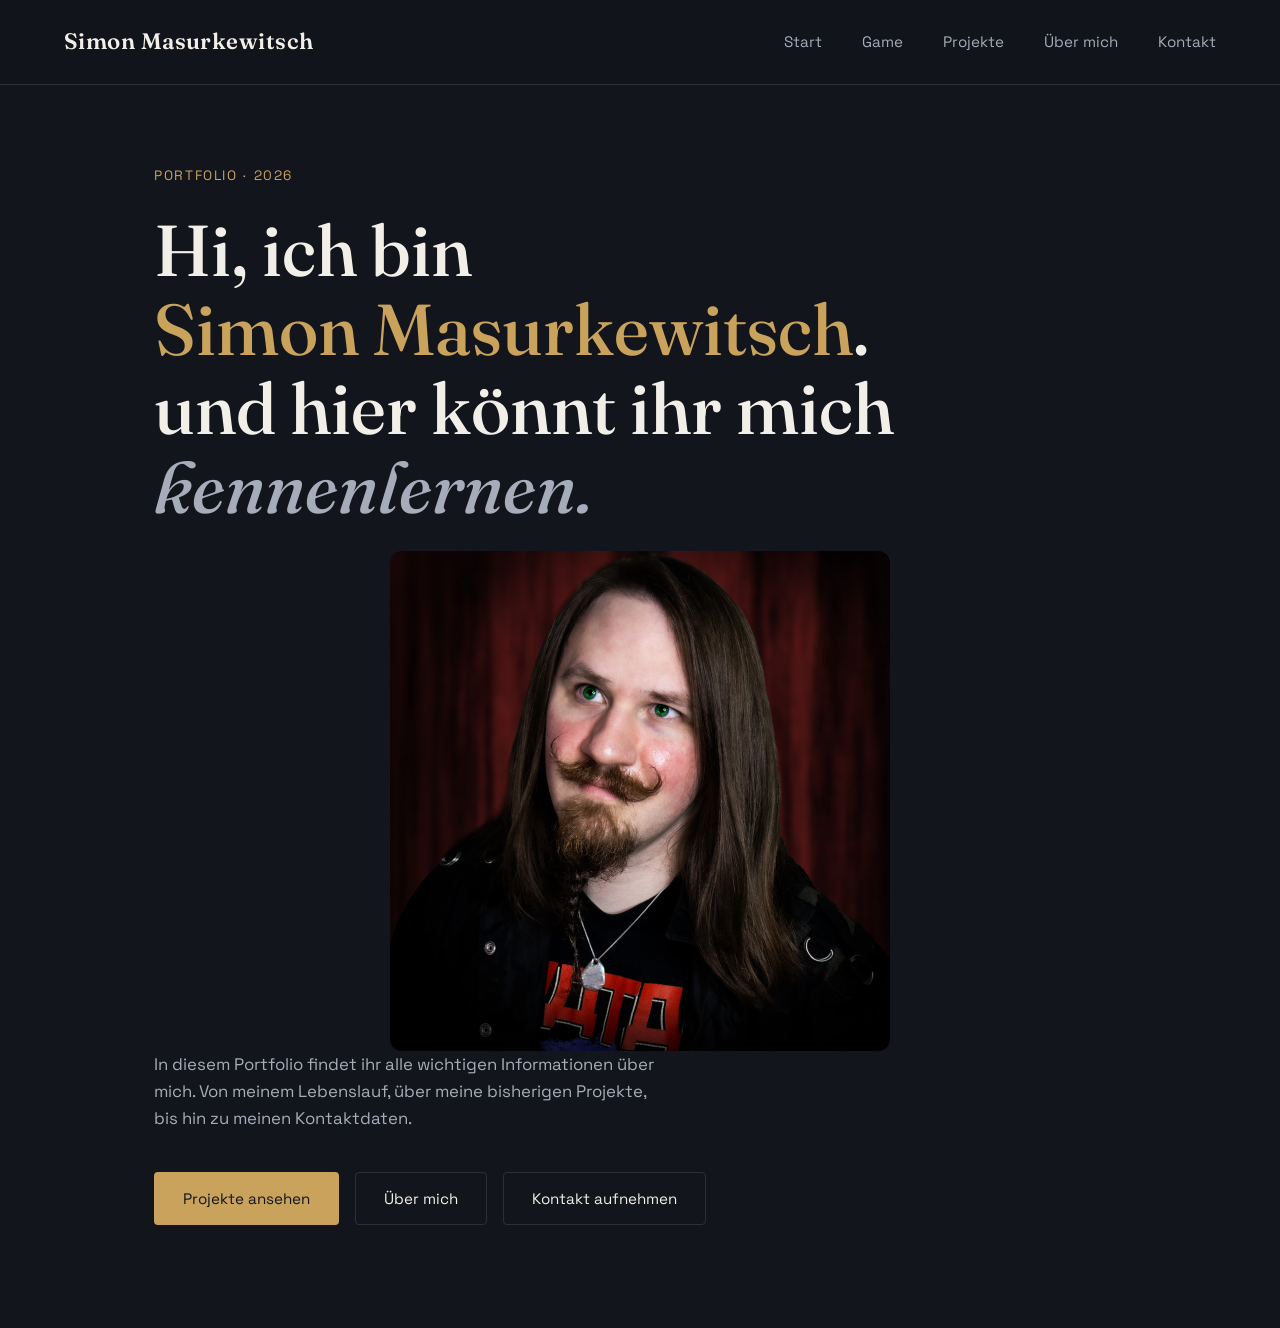
<file: index.html>
<!DOCTYPE html>
<html lang="de">
<head>
  <meta charset="UTF-8">
  <meta name="viewport" content="width=device-width, initial-scale=1.0">
  <title>Simon Masurkewitsch — Portfolio</title>
  <meta name="description" content="portfolio">

  <!-- Google Fonts: Serif für Überschriften, Sans für Text -->
  <link rel="preconnect" href="https://fonts.googleapis.com">
  <link rel="preconnect" href="https://fonts.gstatic.com" crossorigin>
  <link href="https://fonts.googleapis.com/css2?family=Fraunces:opsz,wght@9..144,400;9..144,500;9..144,600&family=Space+Grotesk:wght@400;500;700&display=swap" rel="stylesheet">

  <link rel="stylesheet" href="style.css">
</head>
<body>

<!-- ================= NAVIGATION ================= -->
<header class="site-header">
  <a href="#top" class="logo">Simon Masurkewitsch</a>
  <nav class="main-nav">
    <a href="index.html">Start</a>
    <a href="game.html">Game</a>
    <a href="projekte.html">Projekte</a>
    <a href="uebermich.html">Über mich</a>
    <a href="kontakt.html">Kontakt</a>
  </nav>
  <button class="nav-toggle" id="navToggle" aria-label="Menü öffnen" aria-expanded="false">
    <span></span><span></span><span></span>
  </button>
</header>

  <!-- ================= HERO ================= -->
  <section class="hero" id="top">
    <p class="eyebrow">Portfolio · 2026</p>
    <h1 class="hero-title">
      Hi, ich bin<br>
      <span class="accent">Simon Masurkewitsch</span>.<br>
      und hier könnt ihr mich <span class="hero-swap">kennenlernen.</span>
    </h1>
    <img src="_assets/pictures/IMG_8740.jpg" alt="Foto von Simon Masurkewitsch" class="hero-img">
    <p class="hero-sub">
      In diesem Portfolio findet ihr alle wichtigen Informationen über mich. Von meinem
      Lebenslauf, über meine bisherigen Projekte, bis hin zu meinen Kontaktdaten.
    </p>
    <div class="hero-actions">
      <a href="projekte.html" class="btn btn-primary">Projekte ansehen</a>
      <a href="uebermich.html" class="btn btn-ghost">Über mich</a>
      <a href="kontakt.html" class="btn btn-ghost">Kontakt aufnehmen</a>
    </div>
  </section>

  <script src="script.js"></script>
</body>
</html>
</file>
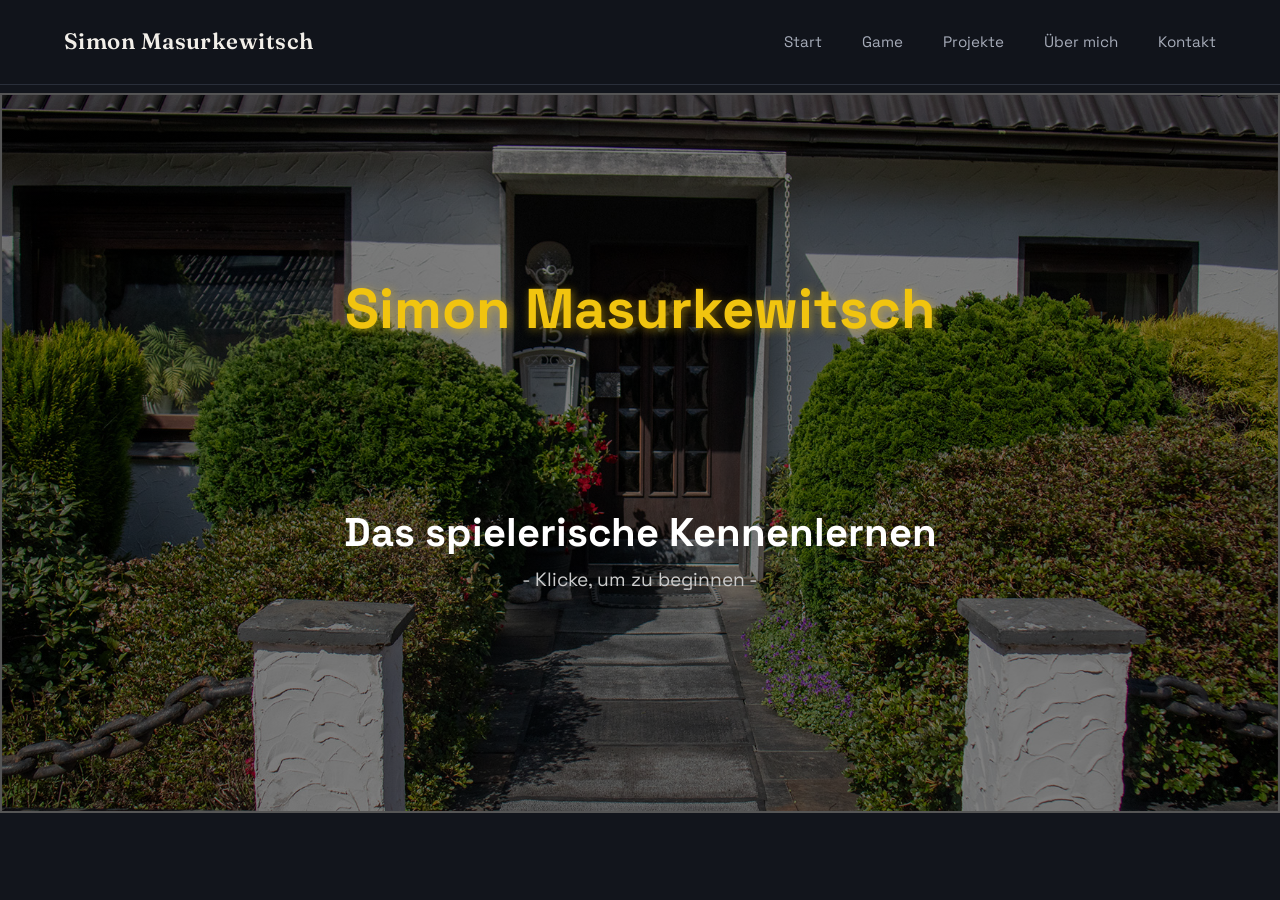
<file: game.html>
<!DOCTYPE html>
<html lang="de">
<head>
    <meta charset="UTF-8">
    <meta name="viewport" content="width=device-width, initial-scale=1.0">
    <title>Simon Masurkewitsch — Portfolio</title>
    <meta name="description" content="game">

    <!-- Google Fonts: Serif für Überschriften, Sans für Text -->
    <link rel="preconnect" href="https://fonts.googleapis.com">
    <link rel="preconnect" href="https://fonts.gstatic.com" crossorigin>
    <link href="https://fonts.googleapis.com/css2?family=Fraunces:opsz,wght@9..144,400;9..144,500;9..144,600&family=Space+Grotesk:wght@400;500;700&display=swap" rel="stylesheet">

    <link rel="stylesheet" href="style.css">
</head>
<body>

<!-- ================= NAVIGATION ================= -->
<header class="site-header">
    <a href="#top" class="logo">Simon Masurkewitsch</a>
    <nav class="main-nav">
        <a href="index.html">Start</a>
        <a href="game.html">Game</a>
        <a href="projekte.html">Projekte</a>
        <a href="uebermich.html">Über mich</a>
        <a href="kontakt.html">Kontakt</a>
    </nav>
    <button class="nav-toggle" id="navToggle" aria-label="Menü öffnen" aria-expanded="false">
        <span></span><span></span><span></span>
    </button>
</header>

<section class="game">

    <!-- FREIFLIEGENDER SPIELTITEL (Wird via CSS & Script animiert) -->
    <h1 id="game-title" class="state-title">Simon Masurkewitsch</h1>

    <!-- TITELBILDSCHIRM -->
    <div id="title-screen" class="screen active-screen">
        <h2>Das spielerische Kennenlernen</h2>
        <div class="blink-text">- Klicke, um zu beginnen -</div>
    </div>

    <!-- HAUPTMENÜ -->
    <div id="main-menu" class="screen">
        <button id="start-game-btn" class="menu-btn">Neues Spiel</button>
        <button id="load-game-btn" class="menu-btn">Spiel laden</button>
        <button id="option-btn" class="menu-btn">Optionen</button>
        <button id="credits-btn" class="menu-btn">Credits</button>

        <img src="_assets/vn_assets/images/me_titlescreen.png" id="menu-char-img" alt="Simon">
    </div>

    <!-- OPTIONEN -->
    <div id="option-screen" class="screen">
        <h1>Spiel-Optionen</h1>
        <input type="range" id="volume" min="0" max="100" step="1" value="100">
        <label for="volume">Volume</label>
        <input type="range" id="textspeed" min="0" max="100" step="1" value="100">
        <label for="textspeed">Text-Geschwindigkeit</label>
        <div id="back-buttons" class="back-buttons">
            <button id="backToGame" class="menu-btn">Zurück zum Spiel</button>
            <button id="backToMenu" class="menu-btn">Zurück zum Hauptmenü</button>
        </div>
    </div>

    <!-- SPIEL-FENSTER -->
    <div id="game-container" class="screen">
        <div id="game-controls">
            <button id="save-btn" class="control-btn">💾</button>
            <button id="game-option-btn" class="control-btn">⚙️</button>
            <button id="menu-btn" class="control-btn">Menü</button>
        </div>
        <div id="character-container">
            <img id="sprite-0" class="character-sprite" alt="">
            <img id="sprite-1" class="character-sprite" alt="">
            <img id="sprite-2" class="character-sprite" alt="">
        </div>
        <div id="drink-button">
            <button id="drink-btn" class="drink-btn" style="display: none;">🥤</button>
            <button id="quest-btn" class="drink-btn" style="display: none;">Fragen</button>
        </div>
        <div id="choicesP">
            <div id="choices-box"></div>
        </div>
        <div id="dialogue-box">
            <div id="speaker-name"></div>
            <div id="story-text">Lade Spiel...</div>
        </div>
    </div>

    <script>
        // -- SCREEN MANAGEMENT --
        const titleScreen = document.getElementById('title-screen');
        const mainMenu = document.getElementById('main-menu');
        const optionScreen = document.getElementById('option-screen');
        const gameContainer = document.getElementById('game-container');
        const loadGameBtn = document.getElementById('load-game-btn');
        const optionsBtn = document.getElementById('option-btn');
        const gameOptionBtn = document.getElementById('game-option-btn');
        const drinkBtn = document.getElementById('drink-btn');
        const questBtn = document.getElementById('quest-btn');
        const backToGameBtn = document.getElementById('backToGame');
        const backToMenuBtn = document.getElementById('backToMenu');

        const bgmPlayer = new Audio();
        bgmPlayer.loop = true;
        bgmPlayer.volume = 0.3;
        let currentBgmSrc = "";

        let currentNodeId = 1;
        let nodeHistory = [];
        let isDrinkUnlocked = false;
        let isQuestUnlocked = false;
        let previousScreen = mainMenu;

        let typewriterInterval = null;
        let isTyping = false;
        let currentFullText = "";
        let typingSpeed = 30;
        let autoNodeTimeout = null;

        const gameTitle = document.getElementById('game-title');

        function switchScreen(screenToHide, screenToShow) {
            screenToHide.classList.remove('active-screen');
            screenToShow.classList.add('active-screen');

            if (screenToShow === titleScreen) {
                gameTitle.className = 'state-title';
            } else if (screenToShow === mainMenu || screenToShow === optionScreen) {
                gameTitle.className = 'state-menu';
            } else {
                gameTitle.className = 'state-hidden';
            }

            if (screenToShow === mainMenu) {
                checkSaveState();
                updateBgm('_assets/vn_assets/music/menubg.mp3');
            }
        }

        function updateBgm(bgmPath) {
            if (!bgmPath) return;

            if (bgmPath === "stop") {
                bgmPlayer.pause();
                currentBgmSrc = "";
                return;
            }

            if (bgmPath !== currentBgmSrc) {
                currentBgmSrc = bgmPath;
                bgmPlayer.src = bgmPath;

                bgmPlayer.play().catch(err => {
                    console.log("Autoplay verhindert oder Datei nicht gefunden:", err);
                });
            }
        }

        function preloadImages(imageUrls) {
            imageUrls.forEach(url => {
                const img = new Image();
                img.src = url;
            });
        }

        preloadImages([
            "_assets/vn_assets/images/entrance.jpg",
            "_assets/vn_assets/images/me_titlescreen.png",
            "_assets/vn_assets/images/me_comein.png",
            "_assets/vn_assets/images/me_welcome.png",
            "_assets/vn_assets/images/me_hello.png",
            "_assets/vn_assets/images/couch_explaining_1.jpg",
            "_assets/vn_assets/images/couch_explaining_2.jpg",
            "_assets/vn_assets/images/couch_explaining_3.jpg",
            "_assets/vn_assets/images/couch_explaining_4.jpg",
            "_assets/vn_assets/images/couch_explaining_5.jpg",
            "_assets/vn_assets/images/couch_explaining_6.jpg",
            "_assets/vn_assets/images/couch_friendly_1.jpg",
            "_assets/vn_assets/images/couch_friendly_2.jpg",
            "_assets/vn_assets/images/couch_friendly_3.jpg",
            "_assets/vn_assets/images/couch_friendly_4.jpg",
            "_assets/vn_assets/images/couch_friendly_5.jpg",
            "_assets/vn_assets/images/couch_friendly_6.jpg",
            "_assets/vn_assets/images/couch_pointing.jpg",
            "_assets/vn_assets/images/couch_question_1.jpg",
            "_assets/vn_assets/images/couch_serious_1.jpg",
            "_assets/vn_assets/images/couch_tea.jpg",
            "_assets/vn_assets/images/couch_thinking_1.jpg",
            "_assets/vn_assets/images/couch_thinking_2.jpg",
            "_assets/vn_assets/images/couch_thinking_3.jpg",
            "_assets/vn_assets/images/couch_water.jpg",
            "_assets/vn_assets/images/couch_whisper.jpg"
        ]);

        function typeWriter(text, onComplete) {
            clearInterval(typewriterInterval);
            storyTextElement.textContent = "";
            currentFullText = text;
            isTyping = true;

            let index = 0;
            typewriterInterval = setInterval(() => {
                if (index <= text.length) {
                    storyTextElement.textContent = text.slice(0, index);
                    index++;
                } else {
                    clearInterval(typewriterInterval);
                    isTyping = false;
                    if (onComplete) onComplete();
                }
            }, typingSpeed);
        }

        function checkSaveState() {
            const savedNode = localStorage.getItem('vn_save_node');
            if (loadGameBtn) loadGameBtn.disabled = !savedNode;
        }

        titleScreen.addEventListener('click', () => {
            switchScreen(titleScreen, mainMenu);
        });

        function scheduleAutoAdvance(delay) {
            clearTimeout(autoNodeTimeout);
            autoNodeTimeout = setTimeout(() => {
                const node = storyNodes.find(n => n.id === currentNodeId);
                if (node && node.nextNode !== undefined) {
                    showNode(node.nextNode);
                }
            }, delay);
        }

        // --- OPTIONEN & REGLER ---
        const volumeSlider = document.getElementById('volume');
        const textSpeedSlider = document.getElementById('textspeed');

        const savedVolume = localStorage.getItem('vn_volume');
        if (savedVolume !== null) {
            bgmPlayer.volume = parseFloat(savedVolume) / 100;
        }

        const savedSpeed = localStorage.getItem('vn_textspeed');
        if (savedSpeed !== null) {
            typingSpeed = 105 - parseInt(savedSpeed);
        }

        if (volumeSlider && textSpeedSlider) {
            volumeSlider.value = bgmPlayer.volume * 100;
            textSpeedSlider.value = 105 - typingSpeed;

            volumeSlider.addEventListener('input', (e) => {
                const val = parseFloat(e.target.value);
                bgmPlayer.volume = val / 100;
                localStorage.setItem('vn_volume', val);
            });

            textSpeedSlider.addEventListener('input', (e) => {
                const val = parseInt(e.target.value);
                typingSpeed = 105 - val;
                localStorage.setItem('vn_textspeed', val);
            });
        }

        const mainOptionBtn = document.getElementById('main-option-btn') || optionsBtn;
        if (mainOptionBtn) {
            mainOptionBtn.addEventListener('click', () => {
                previousScreen = mainMenu;
                if (backToGameBtn) backToGameBtn.disabled = true;
                switchScreen(mainMenu, optionScreen);
            });
        }

        if (gameOptionBtn) {
            gameOptionBtn.addEventListener('click', () => {
                previousScreen = gameContainer;
                if (backToGameBtn) backToGameBtn.disabled = false;
                switchScreen(gameContainer, optionScreen);
            });
        }

        if (backToGameBtn) {
            backToGameBtn.addEventListener('click', () => {
                switchScreen(optionScreen, gameContainer);
            });
        }

        if (backToMenuBtn) {
            backToMenuBtn.addEventListener('click', () => {
                if (previousScreen === gameContainer) {
                    const confirmLeave = confirm("Möchtest du wirklich zum Hauptmenü zurückkehren? Ungespeicherter Fortschritt geht verloren.");
                    if (!confirmLeave) return;
                }
                switchScreen(optionScreen, mainMenu);
            });
        }

        // --- MENÜ BUTTONS ---
        document.getElementById('start-game-btn').addEventListener('click', () => {
            playerName = 'Du';
            isFormal = false;
            isQuestUnlocked = false;
            isDrinkUnlocked = false;
            currentNodeId = null;
            nodeHistory = [];

            switchScreen(mainMenu, gameContainer);
            showNode(1);
        });

        if (loadGameBtn) {
            loadGameBtn.addEventListener('click', () => {
                const savedNode = localStorage.getItem('vn_save_node');
                if (savedNode) {
                    switchScreen(mainMenu, gameContainer);
                    showNode(parseInt(savedNode));
                }
            });
        }

        document.getElementById('credits-btn').addEventListener('click', () => {
            alert("Programmiert und geschrieben von Simon Masurkewitsch!");
        });

        document.getElementById('save-btn').addEventListener('click', () => {
            localStorage.setItem('vn_save_node', currentNodeId);
            alert("Spielstand erfolgreich gespeichert!");
        });

        document.getElementById('menu-btn').addEventListener('click', () => {
            const confirmLeave = confirm("Möchtest du wirklich zum Hauptmenü zurückkehren?");
            if (confirmLeave) {
                switchScreen(gameContainer, mainMenu);
            }
        });



        // In-Game Spezial-Buttons
        drinkBtn.addEventListener('click', () => {
            saveDrinkNode = currentNodeId;
            showNode(8000000);
        });

        questBtn.addEventListener('click', () => {
            showNode(99999);
        });


        // --- SPIELELOGIK ---
        const speakerNameElement = document.getElementById('speaker-name');
        const storyTextElement = document.getElementById('story-text');
        const choicesBoxElement = document.getElementById('choices-box');
        const dialogueBoxElement = document.getElementById('dialogue-box');

        let playerName = 'Du';
        let isFormal = false;
        let saveDrinkNode = 16;


        const storyNodes = [
            // INTRO
            {
                id: 1,
                speaker: "Simon",
                text: "Hey! Herzlich Willkommen zu dieser kleinen Visual-Novel! Mein Name ist Simon Masurkewitsch.",
                bg: "_assets/vn_assets/images/entrance.jpg",
                characters: [
                    { position: "center", img: "_assets/vn_assets/images/me_hello.png" }
                ],
                bgm: "_assets/vn_assets/music/maintheme.mp3",
                nextNode: 9000000
            },
            {
                id: 9000000,
                speaker: "Simon",
                text: "Bevor wir starten, welche Anrede wäre angenehm?",
                bg: "_assets/vn_assets/images/entrance.jpg",
                characters: [
                    { position: "center", img: "_assets/vn_assets/images/me_welcome.png" }
                ],
                nextNode: 9000001
            },
            {
                id: 9000001,
                speaker: "Simon",
                text: "Bevor wir starten, welche Anrede wäre angenehm?",
                instantText: true,
                bg: "_assets/vn_assets/images/entrance.jpg",
                characters: [
                    { position: "right", img: "_assets/vn_assets/images/me_welcome.png" }
                ],
                choices: [
                    { text: "Ich würde gerne gesiezt werden, danke.", nextNode: 2, setFormal: true },
                    { text: "Duzen ist für mich in Ordnung!", nextNode: 2, setFormal: false }
                ]
            },
            {
                id: 2,
                speaker: "Simon",
                fontStyle: "normal",
                text: "{Sie sind|Du bist} also hier um mich kennenzulernen. {Kommen Sie|Komm} doch erst einmal herein!",
                bg: "_assets/vn_assets/images/entrance.jpg",
                characters: [
                    { position: "left", img: "_assets/vn_assets/images/me_comein.png" }
                ],
                nextNode: 6000000
            },
            {
                id: 6000000,
                bg: "#000000",
                autoAdvance: 1000,
                nextNode: 3
            },
            {
                id: 3,
                speaker: "Simon",
                fontStyle: "normal",
                text: "Hier wären wir! Drinnen ist man ungestörter, hier kann man besser reden.",
                bg: "_assets/vn_assets/images/couch_friendly_1.jpg",
                bgPosition: "center 20%",
                bgSize: "100% 150%",
                nextNode: 4
            },
            {
                id: 4,
                speaker: "Simon",
                text: "Freut mich, dass {Sie sich|du dir} die Zeit {nehmen|nimmst} und mich kennenlernen {möchten|möchtest}! Dürfte ich {Ihren|deinen} Namen erfahren?",
                bg: "_assets/vn_assets/images/couch_friendly_3.jpg",
                bgPosition: "center 20%",
                bgSize: "100% 150%",
                nextNode: 5
            },
            {
                id: 5,
                speaker: "Simon",
                text: "Freut mich, dass {Sie sich|du dir} die Zeit {nehmen|nimmst} und mich kennenlernen {möchten|möchtest}! Dürfte ich {Ihren|deinen} Namen erfahren?",
                bg: "_assets/vn_assets/images/couch_friendly_3.jpg",
                bgPosition: "center 20%",
                bgSize: "100% 150%",
                instantText: true,
                choices: [
                    { text: "Klar, mein Name ist...", nextNode: 6 },
                    { text: "Ich möchte lieber anonym bleiben.", nextNode: 7500000 }
                ]
            },
            {
                id: 6,
                text: "Wie lautet {Ihr|dein} Name?",
                fontStyle: "italic",
                bg: "_assets/vn_assets/images/couch_friendly_3.jpg",
                bgPosition: "center 20%",
                bgSize: "100% 150%",
                inputType: "text",
                instantText: true,
                inputPlaceholder: "{Geben Sie Ihren|Gib deinen} Namen ein...",
                choices: [
                    { text: "Bestätigen", nextNode: 7, requireInput: true },
                    { text: "Ich möchte doch lieber anonym bleiben...", nextNode: 7500000, resetName: "{Sie|Du}" }
                ]
            },
            {
                id: 7,
                speaker: "Simon",
                fontStyle: "normal",
                text: "Schön {Sie|dich} kennenzulernen, {playerName}!",
                bg: "_assets/vn_assets/images/couch_friendly_1.jpg",
                bgPosition: "center 20%",
                bgSize: "100% 150%",
                nextNode: 7000000
            },
            {
                id: 7500000,
                speaker: "Simon",
                fontStyle: "normal",
                text: "Das ist natürlich völlig in Ordnung!",
                bg: "_assets/vn_assets/images/couch_friendly_1.jpg",
                bgPosition: "center 20%",
                bgSize: "100% 150%",
                nextNode: 7500001
            },
            {
                id: 7500001,
                speaker: "Simon",
                fontStyle: "normal",
                text: "*flüsternd* Die Namen sind sowieso nur für die Spieler.",
                bg: "_assets/vn_assets/images/couch_whisper.jpg",
                bgPosition: "center 20%",
                bgSize: "100% 150%",
                nextNode: 7000000
            },
            {
                id: 7000000,
                speaker: "Simon",
                fontStyle: "normal",
                text: "Noch ein kleiner Hinweis: {Sie können|Du kannst} den Text dieser Visual-Novel übrigens auch mit den Pfeiltasten vorwärts und auch rückwärts bewegen!",
                bg: "_assets/vn_assets/images/couch_friendly_2.jpg",
                bgPosition: "center 20%",
                bgSize: "100% 150%",
                nextNode: 7000001
            },
            {
                id: 7000001,
                speaker: "Simon",
                fontStyle: "normal",
                text: "Also falls {Sie|du} ausversehen einen Text übrsprungen {haben|hast} oder den vorherigen Text nochmal lesen {wollen, drücken Sie|willst, drücke} einfach die linke Pfeiltaste (←)!",
                bg: "_assets/vn_assets/images/couch_friendly_2.jpg",
                bgPosition: "center 20%",
                bgSize: "100% 150%",
                nextNode: 7000002
            },
            {
                id: 7000002,
                speaker: "Simon",
                fontStyle: "normal",
                text: "Mit der rechten Pfeiltaste (→) geht es weiter im Text!",
                bg: "_assets/vn_assets/images/couch_friendly_4.jpg",
                bgPosition: "center 20%",
                bgSize: "100% 150%",
                nextNode: 10
            },
            {
                id: 10,
                speaker: "Simon",
                fontStyle: "normal",
                text: "{Dürfte ich Ihnen etwas zu trinken anbieten?|Möchtest du etwas trinken?}",
                bg: "_assets/vn_assets/images/couch_friendly_3.jpg",
                bgPosition: "center 20%",
                bgSize: "100% 150%",
                nextNode: 11
            },
            {
                id: 11,
                speaker: "Simon",
                text: "{Dürfte ich Ihnen etwas zu trinken anbieten?|Möchtest du etwas trinken?}",
                bg: "_assets/vn_assets/images/couch_friendly_3.jpg",
                bgPosition: "center 20%",
                bgSize: "100% 150%",
                instantText: true,
                choices: [
                    { text: "Ich hätte gerne ein Wasser.", nextNode: 12 },
                    { text: "Könnte ich einen Tee haben?", nextNode: 13 },
                    { text: "Nichts für mich, danke.", nextNode: 14 }
                ]
            },
            {
                id: 12,
                speaker: "Simon",
                fontStyle: "normal",
                text: "Hier, bitte sehr! Es soll ja niemand verdursten.",
                bg: "_assets/vn_assets/images/couch_water.jpg",
                bgPosition: "center 20%",
                bgSize: "100% 150%",
                nextNode: 16
            },
            {
                id: 13,
                speaker: "Simon",
                fontStyle: "normal",
                text: "Bitte sehr! Die Sorte ist 'Türkischer Apfel'. Ich hoffe, das ist in Ordnung.",
                bg: "_assets/vn_assets/images/couch_tea.jpg",
                bgPosition: "center 20%",
                bgSize: "100% 150%",
                nextNode: 15
            },
            {
                id: 14,
                speaker: "Simon",
                fontStyle: "normal",
                text: "In Ordnung. Falls {Sie|du} doch noch durst bekommen {sollten, geben Sie|solltest, gib} mir gerne Bescheid!",
                bg: "_assets/vn_assets/images/couch_pointing.jpg",
                bgPosition: "center top",
                bgSize: "100% 150%",
                nextNode: 16
            },
            {
                id: 8000000,
                speaker: "Simon",
                fontStyle: "normal",
                text: "Gerne! Was dürfte es denn sein?",
                bg: "_assets/vn_assets/images/couch_friendly_3.jpg",
                bgPosition: "center 20%",
                bgSize: "100% 150%",
                nextNode: 8000001
            },
            {
                id: 8000001,
                speaker: "Simon",
                fontStyle: "normal",
                text: "Gerne! Was dürfte es denn sein?",
                bg: "_assets/vn_assets/images/couch_friendly_3.jpg",
                bgPosition: "center 20%",
                bgSize: "100% 150%",
                instantText: true,
                choices: [
                    { text: "Ich hätte gerne ein Wasser.", nextNode: 8000002 },
                    { text: "Könnte ich einen Tee haben?", nextNode: 8000003 },
                    { text: "Ich möchte doch nichts, danke.", nextNode: 8000004 }
                ]
            },
            {
                id: 8000002,
                speaker: "Simon",
                fontStyle: "normal",
                text: "Hier, bitte sehr! Es soll ja niemand verdursten.",
                bg: "_assets/vn_assets/images/couch_water.jpg",
                bgPosition: "center 20%",
                bgSize: "100% 150%",
                nextNode: 8000006
            },
            {
                id: 8000003,
                speaker: "Simon",
                fontStyle: "normal",
                text: "Bitte sehr! Die Sorte ist 'Türkischer Apfel'. Ich hoffe, das ist in Ordnung.",
                bg: "_assets/vn_assets/images/couch_tea.jpg",
                bgPosition: "center 20%",
                bgSize: "100% 150%",
                nextNode: 8000005
            },
            {
                id: 8000004,
                speaker: "Simon",
                fontStyle: "normal",
                text: "Ah. In Ordnung. Wenn {Sie|du} es {sich|dir} anders {überlegen, geben Sie|überlegst, gib} mir gerne Bescheid!",
                bg: "_assets/vn_assets/images/couch_pointing.jpg",
                bgPosition: "center top",
                bgSize: "100% 150%",
                nextNode: 8000006
            },
            {
                id: 8000005,
                speaker: "Simon",
                fontStyle: "normal",
                text: "Aber da er digital ist, spielt es wohl keine große Rolle!",
                bg: "_assets/vn_assets/images/couch_friendly_6.jpg",
                bgPosition: "center 20%",
                bgSize: "100% 150%",
                nextNode: 8000006
            },
            {
                id: 8000006,
                speaker: "Simon",
                fontStyle: "normal",
                text: "Also... wo waren wir noch gleich? Ach ja...",
                bg: "_assets/vn_assets/images/couch_thinking_1.jpg",
                bgPosition: "center 20%",
                bgSize: "100% 150%",
                get nextNode() { return saveDrinkNode; }
            },
            {
                id: 15,
                speaker: "Simon",
                fontStyle: "normal",
                text: "Aber da er digital ist, spielt es wohl keine große Rolle!",
                bg: "_assets/vn_assets/images/couch_friendly_6.jpg",
                bgPosition: "center 20%",
                bgSize: "100% 150%",
                nextNode: 16
            },

            // HAUPTTEIL
            {
                id: 16,
                speaker: "Simon",
                fontStyle: "normal",
                text: "Also, kommen wir zum eigentlichen Thema: {Sie möchten|Du möchtest} mich kennenlernen!",
                bg: "_assets/vn_assets/images/couch_friendly_1.jpg",
                bgPosition: "center 20%",
                bgSize: "100% 150%",
                nextNode: 17
            },
            {
                id: 17,
                speaker: "Simon",
                fontStyle: "normal",
                text: "{Sie können|Du kannst} mir gerne ein paar Fragen stellen! Hierfür öffnet sich gleich eine Textbox.",
                bg: "_assets/vn_assets/images/couch_friendly_2.jpg",
                bgPosition: "center 20%",
                bgSize: "100% 150%",
                nextNode: 18
            },
            {
                id: 18,
                speaker: "Simon",
                fontStyle: "normal",
                text: "Bitte {beachten Sie|beachte} dabei, dass meine Antwort- und Verständnis-Möglichkeiten natürlich eingeschränkt sind.",
                bg: "_assets/vn_assets/images/couch_explaining_5.jpg",
                bgPosition: "center 20%",
                bgSize: "100% 150%",
                nextNode: 19
            },
            {
                id: 19,
                speaker: "Simon",
                fontStyle: "normal",
                text: "Sollte ich eine Frage falsch verstanden haben, {klicken Sie|klicke} auf den neu erschienen Knopf dort oben, um zurück zur Fragenbox zu gelangen! Das gleiche {können Sie|kannst du} natürlich tun, wenn {Sie|du} bereits genug zu einem Thema gehört hast.",
                bg: "_assets/vn_assets/images/couch_pointing.jpg",
                bgPosition: "center top",
                bgSize: "100% 150%",
                nextNode: 50
            },
            // FRAGENBOX
            {
                id: 50,
                speaker: "Simon",
                fontStyle: "normal",
                text: "Was {möchten Sie|möchtest du} über mich wissen?",
                bg: "_assets/vn_assets/images/couch_friendly_1.jpg",
                bgPosition: "center 20%",
                bgSize: "100% 150%",
                nextNode: 99999
            },
            {
                id: 99999,
                fontStyle: "italic",
                text: "{Schreiben Sie Ihre|Schreibe deine} Frage an mich in die Textbox.",
                inputType: "text",
                instantText: true,
                inputPlaceholder: "{Geben Sie|Gib} eine Frage ein...",
                bg: "_assets/vn_assets/images/couch_friendly_1.jpg",
                bgPosition: "center 20%",
                bgSize: "100% 150%",
                keywords: [
                    {
                        words: ["projekt", "projekte", "code", "arbeit", "arbeiten", "coding", "entwickeln", "entwicklung", "javascript","programmiersprache", "projektarbeit", "programmierung"],
                        nextNode: 200
                    },
                    {
                        words: ["erfahrung", "berufserfahrung", "beruf", "jobs", "job", "tätigkeiten", "ausbildung"],
                        nextNode: 300
                    },
                    {
                        words: ["hobbys", "hobby", "zocken", "freizeit", "freizeitaktivität", "freizeitaktivitäten", "interessen", "privat", "privatleben", "freizeitbeschäftigung", "freizeitbeschäftigung"],
                        nextNode: 400
                    },
                    {
                        words: ["motivation", "berufswahl", "motiviert", "leidenschaft", "informatiker", "fachinformatiker", "anwendungsentwicklung", "ziele", "entscheidung"],
                        nextNode: 500
                    },
                    {
                        words: ["kontakt", "mail", "email", "erreichen", "telefon", "telefonnr", "telefonnummer", "mobilnummer", "adresse", "anschrift", "kontaktdaten", "handynummer"],
                        nextNode: 600
                    },
                    {
                        words: ["zukunft", "ziele", "ziel", "weiterentwicklung", "perspektive", "perspektiven", "langfristig"],
                        nextNode: 700
                    }
                ],
                fallbackNode: 9999,
                choices: [
                    { text: "Bestätigen", requireInput: true },
                    { text: "Ich habe keine weiteren Fragen.", nextNode: 10000000},
                ]
            },
            // FALLBACK
            {
                id: 9999,
                speaker: "Simon",
                fontStyle: "normal",
                text: "Entschuldigung, das habe ich leider nicht verstanden.",
                bg: "_assets/vn_assets/images/couch_question_1.jpg",
                bgPosition: "center 20%",
                bgSize: "100% 150%",
                nextNode: 10000
            },
            {
                id: 10000,
                speaker: "Simon",
                fontStyle: "normal",
                text: "Als kleine Hilfe: {Sie können|Du kannst} mich beispielsweise nach meinen bisherigen Projekten, Hobbys oder Kontaktmöglichkeiten fragen.",
                bg: "_assets/vn_assets/images/couch_whisper.jpg",
                bgPosition: "center 20%",
                bgSize: "100% 150%",
                nextNode: 10001
            },
            {
                id: 10001,
                speaker: "Simon",
                fontStyle: "normal",
                text: "Es gibt auch noch mehr mögliche Fragen. {Probieren Sie|Probiere} einfach weiter aus! Es gibt nichts zu verlieren!",
                bg: "_assets/vn_assets/images/couch_friendly_4.jpg",
                bgPosition: "center 20%",
                bgSize: "100% 150%",
                nextNode: 50
            },

            //FRAGE 1: Bisherige Projekte
            {
                id: 200,
                speaker: "Simon",
                fontStyle: "normal",
                text: "{Sie möchten|Du möchtest} wissen, was ich bisher so programmiert habe?",
                bg: "_assets/vn_assets/images/couch_explaining_5.jpg",
                bgPosition: "center 20%",
                bgSize: "100% 150%",
                nextNode: 221
            },
            {
                id: 221,
                speaker: "Simon",
                fontStyle: "normal",
                text: "Meine bisherigen Projekte belaufen sich auf Hobby-Projekte.",
                bg: "_assets/vn_assets/images/couch_explaining_2.jpg",
                bgPosition: "center 20%",
                bgSize: "100% 150%",
                nextNode: 201
            },
            {
                id: 201,
                speaker: "Simon",
                fontStyle: "normal",
                text: "Das bedeutet, ich habe sie in erster Linie für mich programmiert, aus Spaß an diesem bisherigen Hobby.",
                bg: "_assets/vn_assets/images/couch_explaining_2.jpg",
                bgPosition: "center 20%",
                bgSize: "100% 150%",
                nextNode: 202
            },
            {
                id: 202,
                speaker: "Simon",
                fontStyle: "normal",
                text: "Da ich mir dadurch das Programmieren auch selbst beigebracht habe, sind sie an manchen Stellen leider auch etwas unoptimiert. Aber ich arbeite daran!",
                bg: "_assets/vn_assets/images/couch_explaining_3.jpg",
                bgPosition: "center 20%",
                bgSize: "100% 150%",
                nextNode: 203
            },
            {
                id: 203,
                speaker: "Simon",
                fontStyle: "normal",
                text: "Die Hauptprogrammiersprachen, die ich dafür verwendet habe sind JavaScript, HTML und CSS.",
                bg: "_assets/vn_assets/images/couch_explaining_3.jpg",
                bgPosition: "center 20%",
                bgSize: "100% 150%",
                nextNode: 204
            },
            {
                id: 204,
                speaker: "Simon",
                fontStyle: "normal",
                text: "Und ja, ich weiß, eigentlich sind HTML und CSS keine richtigen Programmiersprachen, aber ich finde, sie gehören irgendwie dazu!",
                bg: "_assets/vn_assets/images/couch_explaining_4.jpg",
                bgPosition: "center 20%",
                bgSize: "100% 150%",
                nextNode: 205
            },
            {
                id: 204,
                speaker: "Simon",
                fontStyle: "normal",
                text: "Meine wohl relevantesten Projekte wären ein Twitch-ChatBot, eine Game-Extension für das Spiel Minecraft und dieses Portfolio.",
                bg: "_assets/vn_assets/images/couch_friendly_2.jpg",
                bgPosition: "center 20%",
                bgSize: "100% 150%",
                nextNode: 205
            },
            {
                id: 205,
                speaker: "Simon",
                fontStyle: "normal",
                text: "{Möchten Sie|Möchtest du} etwas mehr über ein bestimmtes Projekt hören?",
                bg: "_assets/vn_assets/images/couch_question_1.jpg",
                bgPosition: "center 20%",
                bgSize: "100% 150%",
                nextNode: 206
            },
            {
                id: 206,
                speaker: "Simon",
                fontStyle: "normal",
                text: "{Möchten Sie|Möchtest du} etwas mehr über ein bestimmtes Projekt hören?",
                bg: "_assets/vn_assets/images/couch_question_1.jpg",
                bgPosition: "center 20%",
                bgSize: "100% 150%",
                instantText: true,
                choices: [
                    { text: "Ein Twitch-ChatBot? Bist du ein Streamer?", nextNode: 210},
                    { text: "Eine Game-Extension? Klingt interessant.", nextNode: 230},
                    { text: "Erzähl mir mehr über die Programmierung dieses Portfolios.", nextNode: 250},
                    { text: "Warum hast du dich für JavaScript entschieden?", nextNode: 270},
                    { text: "Ich brauche keine weiteren Details.", nextNode: 290},
                ]
            },
            //TWITCH-CHATBOT
            {
                id: 210,
                speaker: "Simon",
                fontStyle: "normal",
                text: "Ja, in der Tat! Ich streame nebenbei aus Spaß. Ich bin aber nicht gerade erfolgreich, aber das wollte ich in der Branche auch nie sein.",
                bg: "_assets/vn_assets/images/couch_friendly_1.jpg",
                bgPosition: "center 20%",
                bgSize: "100% 150%",
                nextNode: 211
            },
            {
                id: 211,
                speaker: "Simon",
                fontStyle: "normal",
                text: "Den Twitch-ChatBot habe ich programmiert, weil mir die meisten kostenlosen ChatBots, die es zu der Zeit gab, zu wenig zu bieten hatten.",
                bg: "_assets/vn_assets/images/couch_friendly_1.jpg",
                bgPosition: "center 20%",
                bgSize: "100% 150%",
                nextNode: 212
            },
            {
                id: 212,
                speaker: "Simon",
                fontStyle: "normal",
                text: "Ich wollte mehr Flexibilität und so dachte ich mir, ich programmiere meinen eigenen ChatBot. Dies war auch mein erstes größeres Projekt.",
                bg: "_assets/vn_assets/images/couch_explaining_3.jpg",
                bgPosition: "center 20%",
                bgSize: "100% 150%",
                nextNode: 213
            },
            {
                id: 213,
                speaker: "Simon",
                fontStyle: "normal",
                text: "Es hat mir riesen Spaß gemacht zu lernen, was man alles mit JavaScript machen kann und mein Gehirn sprudelte vor Ideen, die ich umsetzen wollte.",
                bg: "_assets/vn_assets/images/couch_explaining_1.jpg",
                bgPosition: "center 20%",
                bgSize: "100% 150%",
                nextNode: 214
            },
            {
                id: 214,
                speaker: "Simon",
                fontStyle: "normal",
                text: "Im Laufe der Zeit habe ich den ChatBot immer mehr erweitert und nun ist er sogar ein Maskottchen, welches ab und an in Form eines roten Pandas, im Stream zu sehen ist.",
                bg: "_assets/vn_assets/images/couch_explaining_1.jpg",
                bgPosition: "center 20%",
                bgSize: "100% 150%",
                nextNode: 215
            },
            {
                id: 215,
                speaker: "Simon",
                fontStyle: "normal",
                text: "Dafür habe ich den ChatBot mit einem animierten Sprite verknüpft und ihn so auch visuell ins Leben gerufen.",
                bg: "_assets/vn_assets/images/couch_explaining_2.jpg",
                bgPosition: "center 20%",
                bgSize: "100% 150%",
                nextNode: 216
            },
            {
                id: 216,
                speaker: "Simon",
                fontStyle: "normal",
                text: "Ich bin stolz auf diese Arbeit, vor allem, da es mein erstes größeres Projekt war. Und deswegen wird der ChatBot auch in jedem Stream genutzt!",
                bg: "_assets/vn_assets/images/couch_explaining_2.jpg",
                bgPosition: "center 20%",
                bgSize: "100% 150%",
                nextNode: 217
            },
            {
                id: 217,
                speaker: "Simon",
                fontStyle: "normal",
                text: "{Möchten Sie|Möchtest du} etwas mehr über ein anderes Projekt hören?",
                bg: "_assets/vn_assets/images/couch_question_1.jpg",
                bgPosition: "center 20%",
                bgSize: "100% 150%",
                nextNode: 220
            },
            {
                id: 220,
                speaker: "Simon",
                fontStyle: "normal",
                text: "{Möchten Sie|Möchtest du} etwas mehr über ein anderes Projekt hören?",
                bg: "_assets/vn_assets/images/couch_question_1.jpg",
                bgPosition: "center 20%",
                bgSize: "100% 150%",
                instantText: true,
                choices: [
                    { text: "Eine Game-Extension? Klingt interessant.", nextNode: 230},
                    { text: "Erzähl mir mehr über die Programmierung dieses Portfolios.", nextNode: 250},
                    { text: "Warum hast du dich für JavaScript entschieden?", nextNode: 270},
                    { text: "Ich brauche keine weiteren Details.", nextNode: 290},
                ]
            },

            //MINECRAFT GAME-EXTENSION: RNJESUS
            {
                id: 230,
                speaker: "Simon",
                fontStyle: "normal",
                text: "In der Tat. Einige würden es vielleicht als Mod bezeichnen, aber diese Beschreibung trifft nicht ganz zu, finde ich.",
                bg: "_assets/vn_assets/images/couch_explaining_6.jpg",
                bgPosition: "center 20%",
                bgSize: "100% 150%",
                nextNode: 231
            },
            {
                id: 231,
                speaker: "Simon",
                fontStyle: "normal",
                text: "Wer Mods kennt, weiß, dass diese häufig voraussetzen, dass zusätzliche Dateien im Spieleordner hinzugefügt werden.",
                bg: "_assets/vn_assets/images/couch_explaining_6.jpg",
                bgPosition: "center 20%",
                bgSize: "100% 150%",
                nextNode: 232
            },
            {
                id: 232,
                speaker: "Simon",
                fontStyle: "normal",
                text: "Dadurch werden im Spiel Daten verändert und abhängig von der Mod. Also können das Spielstände, die mit der Mod generiert wurden, danach ohne die Mod nicht laufen.",
                bg: "_assets/vn_assets/images/couch_explaining_5.jpg",
                bgPosition: "center 20%",
                bgSize: "100% 150%",
                nextNode: 233
            },
            {
                id: 233,
                speaker: "Simon",
                fontStyle: "normal",
                text: "Meine Extension läuft extern und beeinflusst dadurch nicht das Basis-Spiel. Dadurch wäre es theoretisch auch mit vielen Mods kombinierbar.",
                bg: "_assets/vn_assets/images/couch_explaining_5.jpg",
                bgPosition: "center 20%",
                bgSize: "100% 150%",
                nextNode: 234
            },
            {
                id: 234,
                speaker: "Simon",
                fontStyle: "normal",
                text: "Die Idee hinter diesem Programm ist eine Art Herausforderungs-Modus. Man setzt sich selbst ein übliches Ziel im Spiel und das Programm erschwert die Erreichung dieses Ziels ein wenig.",
                bg: "_assets/vn_assets/images/couch_explaining_2.jpg",
                bgPosition: "center 20%",
                bgSize: "100% 150%",
                nextNode: 235
            },
            {
                id: 235,
                speaker: "Simon",
                fontStyle: "normal",
                text: "Dabei führt das Programm für jeden Spieler alle X Sekunden (kann selbst bestimmt werden) einen zufälligen Befehl aus, der für die Spieler entweder positiv, neutral oder negativ sein kann. Meistens das Letzte.",
                bg: "_assets/vn_assets/images/couch_explaining_2.jpg",
                bgPosition: "center 20%",
                bgSize: "100% 150%",
                nextNode: 236
            },
            {
                id: 236,
                speaker: "Simon",
                fontStyle: "normal",
                text: "Der eigentliche Spaß kommt hierbei kommt durch den schieren Chaos-Faktor und die Vielfalt der Befehle.",
                bg: "_assets/vn_assets/images/couch_friendly_1.jpg",
                bgPosition: "center 20%",
                bgSize: "100% 150%",
                nextNode: 237
            },
            {
                id: 237,
                speaker: "Simon",
                fontStyle: "normal",
                text: "So kann es im Spiel plötzlich anfangen Schweine zu regnen oder auch Geld. Eine Wand taucht plötzlich vor einem auf und es gibt kein durchkommen oder man ist mit einem Mal von dutzenden Feinden umzingelt.",
                bg: "_assets/vn_assets/images/couch_friendly_1.jpg",
                bgPosition: "center 20%",
                bgSize: "100% 150%",
                nextNode: 238
            },
            {
                id: 238,
                speaker: "Simon",
                fontStyle: "normal",
                text: "Da es eine riesige Vielfalt an Befehlen gibt, die alle etwas komplett anderes machen, erhöht sich dadurch auch die Wiederspeilrate erheblich. Kein Spieldurchlauf ist wie der Letzte.",
                bg: "_assets/vn_assets/images/couch_friendly_2.jpg",
                bgPosition: "center 20%",
                bgSize: "100% 150%",
                nextNode: 239
            },
            {
                id: 239,
                speaker: "Simon",
                fontStyle: "normal",
                text: "Ich habe hierfür einen vorgertigen Bot als Dependency eingefügt, eine Art Dummy-Spieler, der die Befehle ausführt.",
                bg: "_assets/vn_assets/images/couch_explaining_1.jpg",
                bgPosition: "center 20%",
                bgSize: "100% 150%",
                nextNode: 240
            },
            {
                id: 240,
                speaker: "Simon",
                fontStyle: "normal",
                text: "Die Befehle selbst sind eine Kombination aus JavaScript und Minecraft-Console-Code, welcher in das Script integriert wird.",
                bg: "_assets/vn_assets/images/couch_explaining_1.jpg",
                bgPosition: "center 20%",
                bgSize: "100% 150%",
                nextNode: 241
            },
            {
                id: 241,
                speaker: "Simon",
                fontStyle: "normal",
                text: "Mit Hilfe von HTML und CSS habe ich dann noch ein Programmfenster generieren lassen, in dem verschiedene Dinge abgefragt werden. Zum Beispiel Spielernamen, Server-Adresse, wie häufig Befehle ausgeführt werden sollen und eine Art Schwierigkeitsgrad.",
                bg: "_assets/vn_assets/images/couch_explaining_2.jpg",
                bgPosition: "center 20%",
                bgSize: "100% 150%",
                nextNode: 242
            },
            {
                id: 242,
                speaker: "Simon",
                fontStyle: "normal",
                text: "Das Programm ist auf GitHub öffentlich zugänglich, auch wenn ich es eigentlich nur als Herausforderung für mich und ein paar Freunde geschrieben habe.",
                bg: "_assets/vn_assets/images/couch_explaining_2.jpg",
                bgPosition: "center 20%",
                bgSize: "100% 150%",
                nextNode: 243
            },
            {
                id: 243,
                speaker: "Simon",
                fontStyle: "normal",
                text: "Ich hatte sehr viel Spaß dabei mir Befehle auszudenken und den Minecraft-Code mit JavaScript kreativ zu kombinieren.",
                bg: "_assets/vn_assets/images/couch_friendly_1.jpg",
                bgPosition: "center 20%",
                bgSize: "100% 150%",
                nextNode: 244
            },
            {
                id: 244,
                speaker: "Simon",
                fontStyle: "normal",
                text: "Dabei wurde ich von meinen Freunden bei dem ein oder anderen Befehl gefragt, wie so etwas überhaupt möglich sei! Und das ganz ohne Mods!",
                bg: "_assets/vn_assets/images/couch_friendly_1.jpg",
                bgPosition: "center 20%",
                bgSize: "100% 150%",
                nextNode: 245
            },
            {
                id: 245,
                speaker: "Simon",
                fontStyle: "normal",
                text: "Und genau das ist für mich ein wichtiger Punkt beim Programmieren: Dinge zu erschaffen, die wie Magie wirken!",
                bg: "_assets/vn_assets/images/couch_friendly_4.jpg",
                bgPosition: "center 20%",
                bgSize: "100% 150%",
                nextNode: 246
            },
            {
                id: 246,
                speaker: "Simon",
                fontStyle: "normal",
                text: "{Möchten Sie|Möchtest du} etwas mehr über ein anderes Projekt hören?",
                bg: "_assets/vn_assets/images/couch_question_1.jpg",
                bgPosition: "center 20%",
                bgSize: "100% 150%",
                nextNode: 248
            },

            {
                id: 248,
                speaker: "Simon",
                fontStyle: "normal",
                text: "{Möchten Sie|Möchtest du} etwas mehr über ein anderes Projekt hören?",
                bg: "_assets/vn_assets/images/couch_question_1.jpg",
                bgPosition: "center 20%",
                bgSize: "100% 150%",
                instantText: true,
                choices: [
                    { text: "Ein Twitch-ChatBot? Bist du ein Streamer?", nextNode: 210},
                    { text: "Erzähl mir mehr über die Programmierung dieses Portfolios.", nextNode: 250},
                    { text: "Warum hast du dich für JavaScript entschieden?", nextNode: 270},
                    { text: "Ich brauche keine weiteren Details.", nextNode: 290},
                ]
            },

            //DIESES PORTFOLIO ALS PROGRAMM
            {
                id: 250,
                speaker: "Simon",
                fontStyle: "normal",
                text: "Dieses Portfolio hat ganz simpel angefangen: Mit dem Wunsch ein modernes, digitales Portfolio zu haben.",
                bg: "_assets/vn_assets/images/couch_explaining_3.jpg",
                bgPosition: "center 20%",
                bgSize: "100% 150%",
                nextNode: 251
            },
            {
                id: 251,
                speaker: "Simon",
                fontStyle: "normal",
                text: "Dabei ging es mir erst einmal um die Grundlagen. Hierfür habe ich mir mit Hilfe von AI eine Basis generieren lassen.",
                bg: "_assets/vn_assets/images/couch_explaining_3.jpg",
                bgPosition: "center 20%",
                bgSize: "100% 150%",
                nextNode: 252
            },
            {
                id: 252,
                speaker: "Simon",
                fontStyle: "normal",
                text: "In diesem Zuge ist es für mich auch wichtig zu erwähnen, dass ich AI als Werkzeug sehe und nicht als Lösung.",
                bg: "_assets/vn_assets/images/couch_explaining_4.jpg",
                bgPosition: "center 20%",
                bgSize: "100% 150%",
                nextNode: 253
            },
            {
                id: 253,
                speaker: "Simon",
                fontStyle: "normal",
                text: "Das heißt, ich benutze AI um meine Ziele schneller zu erreichen, nicht damit sie mir alles abnimmt.",
                bg: "_assets/vn_assets/images/couch_explaining_4.jpg",
                bgPosition: "center 20%",
                bgSize: "100% 150%",
                nextNode: 254
            },
            {
                id: 254,
                speaker: "Simon",
                fontStyle: "normal",
                text: "AI ist ein gutes Tool, um Dinge besser zu verstehen und schneller zu arbeiten. Aber ich möchte auch selbst verstehen, was ich programmiere, das hat bei mir oberste Priorität.",
                bg: "_assets/vn_assets/images/couch_explaining_6.jpg",
                bgPosition: "center 20%",
                bgSize: "100% 150%",
                nextNode: 255
            },
            {
                id: 255,
                speaker: "Simon",
                fontStyle: "normal",
                text: "Denn für mich gilt: MIT AI programmieren und NICHT VON AI programmieren lassen!",
                bg: "_assets/vn_assets/images/couch_explaining_3.jpg",
                bgPosition: "center 20%",
                bgSize: "100% 150%",
                nextNode: 256
            },
            {
                id: 256,
                speaker: "Simon",
                fontStyle: "normal",
                text: "Als ich vor ein paar Jahren mit dem Programmieren anfing, gab es keine AI und es hat trotzdem alles irgendwie funktioniert. Diesen Standard möchte ich beibehalten, denn wer weiß wie lange AI uns noch kostenlos zur Verfügung steht.",
                bg: "_assets/vn_assets/images/couch_serious_1.jpg",
                bgPosition: "center 20%",
                bgSize: "100% 150%",
                nextNode: 257
            },
            {
                id: 257,
                speaker: "Simon",
                fontStyle: "normal",
                text: "Das gesagt, sollte man natürlich auch nicht auf ein Tool verzichten, was viele Prozesse schneller macht. Aber wie dem auch sei, zurück zum Portfolio.",
                bg: "_assets/vn_assets/images/couch_serious_1.jpg",
                bgPosition: "center 20%",
                bgSize: "100% 150%",
                nextNode: 258
            },
            {
                id: 258,
                speaker: "Simon",
                fontStyle: "normal",
                text: "Die Basis wurde wie gesagt von AI geschaffen, aber dieses Standard-Design und der Aufbau haben mir nicht zugesagt, weshalb ich es meinen Wünschen entsprechend angepasst habe.",
                bg: "_assets/vn_assets/images/couch_explaining_3.jpg",
                bgPosition: "center 20%",
                bgSize: "100% 150%",
                nextNode: 259
            },
            {
                id: 259,
                speaker: "Simon",
                fontStyle: "normal",
                text: "Als ich damit fertig war, dachte ich, irgendetwas fehlt. Eine Besonderheit, ein USP wenn man so will.",
                bg: "_assets/vn_assets/images/couch_explaining_3.jpg",
                bgPosition: "center 20%",
                bgSize: "100% 150%",
                nextNode: 260
            },
            {
                id: 260,
                speaker: "Simon",
                fontStyle: "normal",
                text: "Da kam mir die Idee für dieses Visual-Novel-Spiel. Wer stellt sich schon selbst mittels eines Spiels vor!",
                bg: "_assets/vn_assets/images/couch_explaining_2.jpg",
                bgPosition: "center 20%",
                bgSize: "100% 150%",
                nextNode: 261
            },
            {
                id: 261,
                speaker: "Simon",
                fontStyle: "normal",
                text: "Und so fing ich an mir ein Konzept zu überlegen, dass ich immer weiter ausgebaut habe und letztendlich auch umgesetzt.",
                bg: "_assets/vn_assets/images/couch_explaining_2.jpg",
                bgPosition: "center 20%",
                bgSize: "100% 150%",
                nextNode: 262
            },
            {
                id: 262,
                speaker: "Simon",
                fontStyle: "normal",
                text: "Auch hier habe ich AI zur Hilfe genommen, um Code zu schreiben, den ich so noch nicht kannte oder um meinen Code zu optimieren,",
                bg: "_assets/vn_assets/images/couch_friendly_2.jpg",
                bgPosition: "center 20%",
                bgSize: "100% 150%",
                nextNode: 263
            },
            {
                id: 263,
                speaker: "Simon",
                fontStyle: "normal",
                text: "Mir war dabei allerdings auch wichtig, dass ich den Code der AI weiterhin verstehe und habe mir alles erklären lasse, was nicht selbstverständlich war.",
                bg: "_assets/vn_assets/images/couch_friendly_2.jpg",
                bgPosition: "center 20%",
                bgSize: "100% 150%",
                nextNode: 264
            },
            {
                id: 264,
                speaker: "Simon",
                fontStyle: "normal",
                text: "Am liebsten wäre es mir, wenn ich irgendwann Code komplett aus dem Kopf schreiben könnte, aber mir ist bewusst, dass das die Wenigsten tun.",
                bg: "_assets/vn_assets/images/couch_explaining_3.jpg",
                bgPosition: "center 20%",
                bgSize: "100% 150%",
                nextNode: 265
            },
            {
                id: 265,
                speaker: "Simon",
                fontStyle: "normal",
                text: "Nichtsdestotrotz, möchte ich so viel es geht lernen! Denn je mehr ich weiß, umso mehr kann ich meine Kreativität im Code spielen lassen!",
                bg: "_assets/vn_assets/images/couch_explaining_3.jpg",
                bgPosition: "center 20%",
                bgSize: "100% 150%",
                nextNode: 266
            },
            {
                id: 266,
                speaker: "Simon",
                fontStyle: "normal",
                text: "{Möchten Sie|Möchtest du} etwas mehr über ein weiteres Projekt hören?",
                bg: "_assets/vn_assets/images/couch_question_1.jpg",
                bgPosition: "center 20%",
                bgSize: "100% 150%",
                nextNode: 267
            },

            {
                id: 267,
                speaker: "Simon",
                fontStyle: "normal",
                text: "{Möchten Sie|Möchtest du} etwas mehr über ein weiteres Projekt hören?",
                bg: "_assets/vn_assets/images/couch_question_1.jpg",
                bgPosition: "center 20%",
                bgSize: "100% 150%",
                instantText: true,
                choices: [
                    { text: "Ein Twitch-ChatBot? Bist du ein Streamer?", nextNode: 210},
                    { text: "Eine Game-Extension? Klingt interessant.", nextNode: 230},
                    { text: "Warum hast du dich für JavaScript entschieden?", nextNode: 270},
                    { text: "Ich brauche keine weiteren Details.", nextNode: 290},
                ]
            },

            //WARUM JAVASCRIPT
            {
                id: 270,
                speaker: "Simon",
                fontStyle: "normal",
                text: "Der wichtigste Punkt bei der Auswahl einer Programmiersprache ist für mich: Was möchte ich machen?",
                bg: "_assets/vn_assets/images/couch_explaining_3.jpg",
                bgPosition: "center 20%",
                bgSize: "100% 150%",
                nextNode: 271
            },
            {
                id: 270,
                speaker: "Simon",
                fontStyle: "normal",
                text: "Da mein erstes Projekt ein Twitch-ChatBot war, musste die Programmiersprache flexibel, aber auch einfach zu verstehen sein, damit ich sie schnell lernen kann.",
                bg: "_assets/vn_assets/images/couch_explaining_3.jpg",
                bgPosition: "center 20%",
                bgSize: "100% 150%",
                nextNode: 271
            },
            {
                id: 271,
                speaker: "Simon",
                fontStyle: "normal",
                text: "JavaScript und Python erfüllen diese Kriterien meiner Meinung nach am besten.",
                bg: "_assets/vn_assets/images/couch_explaining_2.jpg",
                bgPosition: "center 20%",
                bgSize: "100% 150%",
                nextNode: 272
            },
            {
                id: 272,
                speaker: "Simon",
                fontStyle: "normal",
                text: "Warum es dann am Ende JavaScript geworden ist, liegt einzig und allein an der besseren Web-Implementierung, die für den ChatBot nötig war.",
                bg: "_assets/vn_assets/images/couch_explaining_2.jpg",
                bgPosition: "center 20%",
                bgSize: "100% 150%",
                nextNode: 273
            },
            {
                id: 273,
                speaker: "Simon",
                fontStyle: "normal",
                text: "Als ich dann etwas später die Game-Extension für Minecraft angefangen habe, bin ich bei JavaScript geblieben, einfach aus dem Grund, weil ich diese Sprache schon kannte.",
                bg: "_assets/vn_assets/images/couch_explaining_5.jpg",
                bgPosition: "center 20%",
                bgSize: "100% 150%",
                nextNode: 274
            },
            {
                id: 274,
                speaker: "Simon",
                fontStyle: "normal",
                text: "Rückblickend wäre hierfür Python womöglich besser geeignet gewesen, aber alles funktioniert in dem Programm so, wie ich es wollte, und die Performance stimmt auch.",
                bg: "_assets/vn_assets/images/couch_explaining_5.jpg",
                bgPosition: "center 20%",
                bgSize: "100% 150%",
                nextNode: 275
            },
            {
                id: 275,
                speaker: "Simon",
                fontStyle: "normal",
                text: "Zum Lernen ist natürlich jede Sprache gut geeignet, da der größte Unterschied in den meisten Fällen ja nur Syntax ist, welche schnell gelernt ist.",
                bg: "_assets/vn_assets/images/couch_explaining_6.jpg",
                bgPosition: "center 20%",
                bgSize: "100% 150%",
                nextNode: 276
            },

            {
                id: 276,
                speaker: "Simon",
                fontStyle: "normal",
                text: "{Möchten Sie|Möchtest du} etwas mehr über ein bestimmtes Projekt hören?",
                bg: "_assets/vn_assets/images/couch_question_1.jpg",
                bgPosition: "center 20%",
                bgSize: "100% 150%",
                nextNode: 277
            },

            {
                id: 277,
                speaker: "Simon",
                fontStyle: "normal",
                text: "{Möchten Sie|Möchtest du} etwas mehr über ein bestimmtes Projekt hören?",
                bg: "_assets/vn_assets/images/couch_question_1.jpg",
                bgPosition: "center 20%",
                bgSize: "100% 150%",
                instantText: true,
                choices: [
                    { text: "Ein Twitch-ChatBot? Bist du ein Streamer?", nextNode: 210},
                    { text: "Eine Game-Extension? Klingt interessant.", nextNode: 230},
                    { text: "Erzähl mir mehr über die Programmierung dieses Portfolios.", nextNode: 250},
                    { text: "Ich brauche keine weiteren Details.", nextNode: 290},
                ]
            },

            {
                id: 290,
                speaker: "Simon",
                fontStyle: "normal",
                text: "Alles klar! {Möchten Sie|Möchtest du} mir dann eine weitere Frage stellen?",
                bg: "_assets/vn_assets/images/couch_question_1.jpg",
                bgPosition: "center 20%",
                bgSize: "100% 150%",
                nextNode: 99999
            },

            //FRAGE 2: Bisherige Berufserfahrung
            {
                id: 300,
                speaker: "Simon",
                fontStyle: "normal",
                text: "{Sie möchten|Du möchtest} etwas über meine bisherige Berufserfahrung wissen?",
                bg: "_assets/vn_assets/images/couch_question_1.jpg",
                bgPosition: "center 20%",
                bgSize: "100% 150%",
                nextNode: 301
            },
            {
                id: 301,
                speaker: "Simon",
                fontStyle: "normal",
                text: "Bevor ich mich für eine Umschulung zum Fachinformatiker der Anwendungsentwicklung entschieden habe, war ich Foto- & Videograf.",
                bg: "_assets/vn_assets/images/couch_friendly_1.jpg",
                bgPosition: "center 20%",
                bgSize: "100% 150%",
                nextNode: 302
            },
            {
                id: 302,
                speaker: "Simon",
                fontStyle: "normal",
                text: "Meine Berufserfahrung in der IT beschränkt sich daher auf meine Projekte und das, was ich in der Umschulung bisher gelernt habe.",
                bg: "_assets/vn_assets/images/couch_friendly_1.jpg",
                bgPosition: "center 20%",
                bgSize: "100% 150%",
                nextNode: 303
            },
            {
                id: 303,
                speaker: "Simon",
                fontStyle: "normal",
                text: "{Möchten Sie|Möchtest Du} etwas mehr darüber hören?",
                bg: "_assets/vn_assets/images/couch_friendly_3.jpg",
                bgPosition: "center 20%",
                bgSize: "100% 150%",
                nextNode: 304
            },
            {
                id: 304,
                speaker: "Simon",
                fontStyle: "normal",
                text: "{Möchten Sie|Möchtest Du} etwas mehr darüber hören?",
                bg: "_assets/vn_assets/images/couch_friendly_3.jpg",
                bgPosition: "center 20%",
                bgSize: "100% 150%",
                instantText: true,
                choices: [
                    { text: "Erzähl mir etwas mehr über deinen bisherigen Berufweg als Foto- & Videograf.", nextNode: 310},
                    { text: "Wie kamst du auf den Wechsel vom Foto- & Videografen zum Fachinformatiker?", nextNode: 350},
                    { text: "Mehr brauche ich momentan nicht wissen.", nextNode: 290},
                ]
            },
            //FOTO- UND VIDEOGRAF
            {
                id: 310,
                speaker: "Simon",
                fontStyle: "normal",
                text: "Gerne. {Sie müssen|Du musst} wissen, die Foto- und Videografie ist ebenfalls eine meiner Leidenschaften.",
                bg: "_assets/vn_assets/images/couch_explaining_2.jpg",
                bgPosition: "center 20%",
                bgSize: "100% 150%",
                nextNode: 311
            },
            {
                id: 311,
                speaker: "Simon",
                fontStyle: "normal",
                text: "Ich bin durch und durch ein kreativer Mensch und versuche mich auf alle möglichen Weisen kreativ auszudrücken.",
                bg: "_assets/vn_assets/images/couch_explaining_2.jpg",
                bgPosition: "center 20%",
                bgSize: "100% 150%",
                nextNode: 312
            },
            {
                id: 312,
                speaker: "Simon",
                fontStyle: "normal",
                text: "Mit der Fotobearbeitung habe ich damals angefangen, als ich mich selbst so darstellen wollte, wie ich gerne wäre.",
                bg: "_assets/vn_assets/images/couch_explaining_3.jpg",
                bgPosition: "center 20%",
                bgSize: "100% 150%",
                nextNode: 313
            },
            {
                id: 313,
                speaker: "Simon",
                fontStyle: "normal",
                text: "Das war in meiner Pubertät und ich war ein wenig auf dem Edgy-Schiene. Düstere Gedanken, dunkle Outfits und so weiter...",
                bg: "_assets/vn_assets/images/couch_friendly_6.jpg",
                bgPosition: "center 20%",
                bgSize: "100% 150%",
                nextNode: 314
            },
            {
                id: 314,
                speaker: "Simon",
                fontStyle: "normal",
                text: "Womöglich sollte mir diese Phase peinlich sein, aber ganz ehrlich, so etwas hat doch jeder durchgemacht auf die ein oder andere Art und Weise.",
                bg: "_assets/vn_assets/images/couch_friendly_6.jpg",
                bgPosition: "center 20%",
                bgSize: "100% 150%",
                nextNode: 315
            },
            {
                id: 315,
                speaker: "Simon",
                fontStyle: "normal",
                text: "Irgendwann habe ich dann angefangen YouTube-Videos zu machen. Zunächst von allem möglichen, dann von Computer-Spielen. Und so kam dann auch das Video-Editing dazu.",
                bg: "_assets/vn_assets/images/couch_friendly_1.jpg",
                bgPosition: "center 20%",
                bgSize: "100% 150%",
                nextNode: 316
            },
            {
                id: 316,
                speaker: "Simon",
                fontStyle: "normal",
                text: "Bevor ich mich versah, war dies mein hauptsächliches kreatives Outlet und ich wurde immer besser.",
                bg: "_assets/vn_assets/images/couch_friendly_1.jpg",
                bgPosition: "center 20%",
                bgSize: "100% 150%",
                nextNode: 317
            },
            {
                id: 317,
                speaker: "Simon",
                fontStyle: "normal",
                text: "Irgendwann habe ich dann zufällig Kontakt zu E-Sports Teams bekommen und bin in diese Szene als Videoeditor und Kameramann hereingerutscht.",
                bg: "_assets/vn_assets/images/couch_explaining_4.jpg",
                bgPosition: "center 20%",
                bgSize: "100% 150%",
                nextNode: 318
            },
            {
                id: 318,
                speaker: "Simon",
                fontStyle: "normal",
                text: "Es war in erster Linie Gelgenheitsarbeit, auch wenn die Gelegenheiten sehr häufig waren. Das hat zwar Spaß gemacht, aber ich wollte schon etwas festes haben.",
                bg: "_assets/vn_assets/images/couch_explaining_4.jpg",
                bgPosition: "center 20%",
                bgSize: "100% 150%",
                nextNode: 319
            },
            {
                id: 319,
                speaker: "Simon",
                fontStyle: "normal",
                text: "Da ich zu dieser Zeit nebenbei auch studiert habe - Fächer Medienwissenschaften und Philosophie - mir diese aber zu theoretisch waren, habe ich es mich für einige praktische Stellen beworben.",
                bg: "_assets/vn_assets/images/couch_explaining_3.jpg",
                bgPosition: "center 20%",
                bgSize: "100% 150%",
                nextNode: 320
            },
            {
                id: 320,
                speaker: "Simon",
                fontStyle: "normal",
                text: "Letztendlich habe ich eine Stelle als Werkstudent in Düsseldorf gefunden, wo ich als Foto- und Videograf tätig sein konnte.",
                bg: "_assets/vn_assets/images/couch_explaining_3.jpg",
                bgPosition: "center 20%",
                bgSize: "100% 150%",
                nextNode: 321
            },
            {
                id: 321,
                speaker: "Simon",
                fontStyle: "normal",
                text: "Es war eine Firma mit flachen Hierarchien, wodurch ich trotz meines Status als Werkstudent, als vollwertiges Mitglied der Firma behandelt wurde und dementsprechend auch eine eigene Verantwortung getragen habe.",
                bg: "_assets/vn_assets/images/couch_explaining_2.jpg",
                bgPosition: "center 20%",
                bgSize: "100% 150%",
                nextNode: 322
            },
            {
                id: 322,
                speaker: "Simon",
                fontStyle: "normal",
                text: "Mein ehemaliger Chef hätte mich damals auch gerne übernommen, doch da die Firma von einem größeren Konzern aufgekauft wurde, welcher einen Einstellstopp verhangen hat, war dies leider nicht möglich.",
                bg: "_assets/vn_assets/images/couch_explaining_2.jpg",
                bgPosition: "center 20%",
                bgSize: "100% 150%",
                nextNode: 323
            },
            {
                id: 323,
                speaker: "Simon",
                fontStyle: "normal",
                text: "Zumindest aber wurde mein Vertrag verlängert, und danach wurde ich weiterhein als Freelancer vor der selbigen Firma beauftragt, bis kurz vor dem Ende des nun mehr Tochterunternehmen.",
                bg: "_assets/vn_assets/images/couch_explaining_5.jpg",
                bgPosition: "center 20%",
                bgSize: "100% 150%",
                nextNode: 324
            },
            {
                id: 324,
                speaker: "Simon",
                fontStyle: "normal",
                text: "Ich habe dann versucht mich eine Zeitlang als Freelancer durchzuschlagen, aber wie auch schon zuvor wusste ich, dass dies nichts für mich auf Dauer ist.",
                bg: "_assets/vn_assets/images/couch_explaining_5.jpg",
                bgPosition: "center 20%",
                bgSize: "100% 150%",
                nextNode: 325
            },
            {
                id: 325,
                speaker: "Simon",
                fontStyle: "normal",
                text: "Ich arbeite lieber in einem Team, in dem man zwar selbst Verantwortung hat, aber auch mal andere um Rat fragen kann oder mal selbst um Rat gebeten wird.",
                bg: "_assets/vn_assets/images/couch_explaining_3.jpg",
                bgPosition: "center 20%",
                bgSize: "100% 150%",
                nextNode: 326
            },
            {
                id: 326,
                speaker: "Simon",
                fontStyle: "normal",
                text: "Falls {Sie|du} mal einige meiner Foto- & Videografie Arbeiten sehen {möchten, geben Sie|möchtest, gib} mir gerne Bescheid!",
                bg: "_assets/vn_assets/images/couch_friendly_3.jpg",
                bgPosition: "center 20%",
                bgSize: "100% 150%",
                nextNode: 327
            },
            {
                id: 327,
                speaker: "Simon",
                fontStyle: "normal",
                text: "Vielleicht erstelle ich auch mal einen kleinen Unterpunkt im Portfolio hierfür. Zur Zeit dieser Visual-Novel ist das allerdings noch nicht geschehen.",
                bg: "_assets/vn_assets/images/couch_friendly_1.jpg",
                bgPosition: "center 20%",
                bgSize: "100% 150%",
                nextNode: 328
            },
            {
                id: 328,
                speaker: "Simon",
                fontStyle: "normal",
                text: "{Möchten Sie|Möchtest Du} noch etwas wissen?",
                bg: "_assets/vn_assets/images/couch_friendly_3.jpg",
                bgPosition: "center 20%",
                bgSize: "100% 150%",
                nextNode: 329
            },

            {
                id: 329,
                speaker: "Simon",
                fontStyle: "normal",
                text: "{Möchten Sie|Möchtest Du} noch etwas wissen?",
                bg: "_assets/vn_assets/images/couch_friendly_3.jpg",
                bgPosition: "center 20%",
                bgSize: "100% 150%",
                instantText: true,
                choices: [
                    { text: "Wie kamst du auf den Wechsel vom Foto- & Videografen zum Fachinformatiker?", nextNode: 350},
                    { text: "Mehr brauche ich momentan nicht wissen.", nextNode: 290},
                ]
            },

            //WECHSEL IM BERUF
            {
                id: 350,
                speaker: "Simon",
                fontStyle: "normal",
                text: "Mir war es immer wichtig etwas Kreatives zu machen. Ich habe eine rege Fantasie und die muss ich ausleben können!",
                bg: "_assets/vn_assets/images/couch_explaining_3.jpg",
                bgPosition: "center 20%",
                bgSize: "100% 150%",
                nextNode: 351
            },
            {
                id: 351,
                speaker: "Simon",
                fontStyle: "normal",
                text: "Der Beruf als Foto- & Videograf bietet dies natürlich wunderbar, allerding wird eine feste Stelle in diesem Beruf zu bekommen immer schwieriger.",
                bg: "_assets/vn_assets/images/couch_explaining_3.jpg",
                bgPosition: "center 20%",
                bgSize: "100% 150%",
                nextNode: 352
            },
            {
                id: 352,
                speaker: "Simon",
                fontStyle: "normal",
                text: "Deswegen wollte ich mich beruflich etwas breiter aufstellen und die IT-Branche ist nach wie vor gefragt.",
                bg: "_assets/vn_assets/images/couch_explaining_4.jpg",
                bgPosition: "center 20%",
                bgSize: "100% 150%",
                nextNode: 353
            },
            {
                id: 353,
                speaker: "Simon",
                fontStyle: "normal",
                text: "Ich habe mich bereits in der Schule für die Informatik interessiert und war immer begeistert davon, wie kreativ man sich in diesem Bereich ausleben kann.",
                bg: "_assets/vn_assets/images/couch_explaining_4.jpg",
                bgPosition: "center 20%",
                bgSize: "100% 150%",
                nextNode: 354
            },
            {
                id: 354,
                speaker: "Simon",
                fontStyle: "normal",
                text: "Mancher würde sich wundern, da alles so logisch wirkt - ein weiterer Punkt, den ich übrigens liebe, da ich ebenfalls ein sehr logisch denkender Mensch bin.",
                bg: "_assets/vn_assets/images/couch_explaining_2.jpg",
                bgPosition: "center 20%",
                bgSize: "100% 150%",
                nextNode: 355
            },
            {
                id: 355,
                speaker: "Simon",
                fontStyle: "normal",
                text: "Aber gerade die Verknüpfungen von logischen Mechanismen bringt die Kreativität hervor. Das Entdecken dieser Verknüpfungen und sie zu optimieren, macht mir unglaublichen Spaß!",
                bg: "_assets/vn_assets/images/couch_explaining_2.jpg",
                bgPosition: "center 20%",
                bgSize: "100% 150%",
                nextNode: 356
            },
            {
                id: 356,
                speaker: "Simon",
                fontStyle: "normal",
                text: "Es war zwar nicht meine erste Berufswahl, aber ich denke, sie hätte es ursprünglich sein sollen. Denn logische Rätsel zu lösen hat mir auch schon immer genauso viel Spaß bereitet, wie die Kreativität.",
                bg: "_assets/vn_assets/images/couch_thinking_1.jpg",
                bgPosition: "center 20%",
                bgSize: "100% 150%",
                nextNode: 357
            },
            {
                id: 357,
                speaker: "Simon",
                fontStyle: "normal",
                text: "Und ganz ehrlich: Welcher Beruf fasst beide Dinge besser zusammen als der Fachinformatiker für Anwendungsentwicklung?",
                bg: "_assets/vn_assets/images/couch_friendly_1.jpg",
                bgPosition: "center 20%",
                bgSize: "100% 150%",
                nextNode: 358
            },
            {
                id: 358,
                speaker: "Simon",
                fontStyle: "normal",
                text: "Interessanter Weise musste ich beim Videoediting sogar ebenfalls ein wenig 'programmieren'. Denn in Adobe After-Effects und Premiere Pro kann man viele Animationen durch Code-Zeilen erzeugen.",
                bg: "_assets/vn_assets/images/couch_friendly_2.jpg",
                bgPosition: "center 20%",
                bgSize: "100% 150%",
                nextNode: 359
            },
            {
                id: 359,
                speaker: "Simon",
                fontStyle: "normal",
                text: "Aber die Vielfalt war dort dann doch ein wenig beschränkt, da einem Plugins die meiste Arbeit durch Knöpfe und Regler bereits abgenommen haben. Wie dem auch sei.",
                bg: "_assets/vn_assets/images/couch_explaining_4.jpg",
                bgPosition: "center 20%",
                bgSize: "100% 150%",
                nextNode: 360
            },
            {
                id: 360,
                speaker: "Simon",
                fontStyle: "normal",
                text: "Da ich mich nun auf die Informatik fokussiere, rückt die Foto- & Videografie wieder auf den Platz eines Hobbys und die Informatik, die zuvor nur ein Hobby war, ist nun mein Berufswunsch.",
                bg: "_assets/vn_assets/images/couch_explaining_4.jpg",
                bgPosition: "center 20%",
                bgSize: "100% 150%",
                nextNode: 361
            },
            {
                id: 361,
                speaker: "Simon",
                fontStyle: "normal",
                text: "{Möchten Sie|Möchtest Du} noch etwas wissen?",
                bg: "_assets/vn_assets/images/couch_friendly_3.jpg",
                bgPosition: "center 20%",
                bgSize: "100% 150%",
                nextNode: 36
            },

            {
                id: 304,
                speaker: "Simon",
                fontStyle: "normal",
                text: "{Möchten Sie|Möchtest Du} noch etwas wissen?",
                bg: "_assets/vn_assets/images/couch_friendly_3.jpg",
                bgPosition: "center 20%",
                bgSize: "100% 150%",
                instantText: true,
                choices: [
                    { text: "Erzähl mir etwas mehr über deinen bisherigen Berufweg als Foto- & Videograf.", nextNode: 310},
                    { text: "Mehr brauche ich momentan nicht wissen.", nextNode: 290},
                ]
            },

            //FRAGE 3: Hobbys & Freizeit
            {
                id: 400,
                speaker: "Simon",
                fontStyle: "normal",
                text: "{Sie möchten|Du möchtest} etwas über meine Hobbys und Freizeit erfahren? Gerne!",
                bg: "_assets/vn_assets/images/couch_friendly_1.jpg",
                bgPosition: "center 20%",
                bgSize: "100% 150%",
                nextNode: 401
            },
            {
                id: 401,
                speaker: "Simon",
                fontStyle: "normal",
                text: "Ich würde behaupten, dass ich in meinen Hobbies und Freizeit-Aktivitäten relativ vielfältig aufgestellt bin.",
                bg: "_assets/vn_assets/images/couch_explaining_2.jpg",
                bgPosition: "center 20%",
                bgSize: "100% 150%",
                nextNode: 402
            },
            {
                id: 402,
                speaker: "Simon",
                fontStyle: "normal",
                text: "Das soll heißen, ich kann für viele Dinge eine Leidenschaft entwickeln, allerdings ist der Zeitfaktor ein großes Problem.",
                bg: "_assets/vn_assets/images/couch_explaining_2.jpg",
                bgPosition: "center 20%",
                bgSize: "100% 150%",
                nextNode: 403
            },
            {
                id: 403,
                speaker: "Simon",
                fontStyle: "normal",
                text: "Momentan steht die Umschulung und das Lernen für mich an erster Stelle und so verbringe ich auch viel Freizeit mit dem Programmieren.",
                bg: "_assets/vn_assets/images/couch_explaining_3.jpg",
                bgPosition: "center 20%",
                bgSize: "100% 150%",
                nextNode: 404
            },
            {
                id: 404,
                speaker: "Simon",
                fontStyle: "normal",
                text: "Meine Hobbys habe ich dadurch natürlich nicht ganz aufgegeben.",
                bg: "_assets/vn_assets/images/couch_explaining_3.jpg",
                bgPosition: "center 20%",
                bgSize: "100% 150%",
                nextNode: 405
            },
            {
                id: 405,
                speaker: "Simon",
                fontStyle: "normal",
                text: "Zu meinen wohl für mich wichtigsten Hobbys gehören meine YouTube-Videos und meine Musik, die ich komponiere. Aber auch der soziale Kontakt darf nicht fehlen!",
                bg: "_assets/vn_assets/images/couch_friendly_1.jpg",
                bgPosition: "center 20%",
                bgSize: "100% 150%",
                nextNode: 406
            },
            {
                id: 406,
                speaker: "Simon",
                fontStyle: "normal",
                text: "Hierfür treffe ich mich mit Freunden, meist zum zocken, aber auch für Aktivitäten außerhalb. Dabei machen wir, was auch immer uns in den Sinn kommt.",
                bg: "_assets/vn_assets/images/couch_friendly_1.jpg",
                bgPosition: "center 20%",
                bgSize: "100% 150%",
                nextNode: 407
            },
            {
                id: 407,
                speaker: "Simon",
                fontStyle: "normal",
                text: "Seit etwa einem Jahr leite ich darüberhinaus noch eine Dungeons & Dragons Gruppe als DM (DungeonMaster). Das ist ein klassiches Pen-and-Paper Fantasy-Rollenspiel.",
                bg: "_assets/vn_assets/images/couch_explaining_2.jpg",
                bgPosition: "center 20%",
                bgSize: "100% 150%",
                nextNode: 408
            },
            {
                id: 408,
                speaker: "Simon",
                fontStyle: "normal",
                text: "Falls {Sie|du} mehr wissen {möchten|möchtest}, kann ich natürlich noch ein wenig weiter ausholen.",
                bg: "_assets/vn_assets/images/couch_explaining_2.jpg",
                bgPosition: "center 20%",
                bgSize: "100% 150%",
                nextNode: 409
            },
            {
                id: 409,
                speaker: "Simon",
                fontStyle: "normal",
                text: "{Möchten Sie|Möchtest du} zu einem Thema mehr hören?",
                bg: "_assets/vn_assets/images/couch_friendly_3.jpg",
                bgPosition: "center 20%",
                bgSize: "100% 150%",
                nextNode: 410
            },
            {
                id: 410,
                speaker: "Simon",
                fontStyle: "normal",
                text: "{Möchten Sie|Möchtest du} zu einem Thema mehr hören?",
                bg: "_assets/vn_assets/images/couch_friendly_3.jpg",
                bgPosition: "center 20%",
                bgSize: "100% 150%",
                instantText: true,
                choices: [
                    { text: "Erzähl mir etwas mehr über deine YouTube-Videos.", nextNode: 420},
                    { text: "Du machst Musik? Da möchte ich gerne mehr drüber hören.", nextNode: 440},
                    { text: "Dungeons & Dragons? Erzähl mir mehr!", nextNode: 460},
                    { text: "Was machst du so mit deinen Freunden?", nextNode: 480},
                    { text: "Das reicht mir bereits als Info.", nextNode: 411},
                ]
            },

            {
                id: 411,
                speaker: "Simon",
                fontStyle: "normal",
                text: "In Ordnung. Über meine Hobbys könnte ich stundenlang reden! Aber darum geht es hier ja nicht.",
                bg: "_assets/vn_assets/images/couch_friendly_1.jpg",
                bgPosition: "center 20%",
                bgSize: "100% 150%",
                nextNode: 290
            },

            //YOUTUBE-VIDEOS
            {
                id: 420,
                speaker: "Simon",
                fontStyle: "normal",
                text: "Das hat ursprünglich damit angefangen, dass ein primäres Hobby von mir und meinen Freunden das Zocken am PC ist.",
                bg: "_assets/vn_assets/images/couch_explaining_3.jpg",
                bgPosition: "center 20%",
                bgSize: "100% 150%",
                nextNode: 421
            },
            {
                id: 421,
                speaker: "Simon",
                fontStyle: "normal",
                text: "Ich muss gestehen, wir haben in unserer Kindheit und Jugend wohl viel zu viel Zeit am PC verbracht. Das ist nichts, was ich unbedingt bereue, da ich dennoch sehr viel Spaß hatte.",
                bg: "_assets/vn_assets/images/couch_explaining_3.jpg",
                bgPosition: "center 20%",
                bgSize: "100% 150%",
                nextNode: 422
            },
            {
                id: 422,
                speaker: "Simon",
                fontStyle: "normal",
                text: "Wir haben viele Dinge erlebt, von denen wir uns im Nachhinein dachte, es wäre schön so etwas auf Video zu haben! Und dann habe ich irgendwann mit dem Streamen angefangen, nur aus diesem Grund.",
                bg: "_assets/vn_assets/images/couch_explaining_2.jpg",
                bgPosition: "center 20%",
                bgSize: "100% 150%",
                nextNode: 423
            },
            {
                id: 423,
                speaker: "Simon",
                fontStyle: "normal",
                text: "Nach einiger Zeit dachte ich, warum es nicht mal als Let's-Player versuchen - ich habe zu dieser Zeit viele solcher YouTuber geschaut.",
                bg: "_assets/vn_assets/images/couch_explaining_2.jpg",
                bgPosition: "center 20%",
                bgSize: "100% 150%",
                nextNode: 424
            },
            {
                id: 424,
                speaker: "Simon",
                fontStyle: "normal",
                text: "Ich war nie sonderlich erfolgreich mit meinen Videos, aber es hat dennoch viel Spaß gemacht, sie zu produzieren und editieren.",
                bg: "_assets/vn_assets/images/couch_friendly_6.jpg",
                bgPosition: "center 20%",
                bgSize: "100% 150%",
                nextNode: 426
            },
            {
                id: 426,
                speaker: "Simon",
                fontStyle: "normal",
                text: "Aber neben dem Spaß, hat es mir noch einige andere wichtige Dinge gebracht.",
                bg: "_assets/vn_assets/images/couch_explaining_3.jpg",
                bgPosition: "center 20%",
                bgSize: "100% 150%",
                nextNode: 427
            },
            {
                id: 427,
                speaker: "Simon",
                fontStyle: "normal",
                text: "Einerseits habe ich das richtige 'Auftreten' gelernt, mit Selbstvertrauen und Charisma, egal wie 'verrückt' man sich anstellt.",
                bg: "_assets/vn_assets/images/couch_friendly_4.jpg",
                bgPosition: "center 20%",
                bgSize: "100% 150%",
                nextNode: 428
            },
            {
                id: 428,
                speaker: "Simon",
                fontStyle: "normal",
                text: "Andererseits hilft es unglaublich, wenn man längere Zeit mit jemandem redet, auch wenn dieser 'jemand' das Objektiv einer Kamera ist. Man lernt besser zu reflektieren und das hat mir ungemein geholfen.",
                bg: "_assets/vn_assets/images/couch_friendly_2.jpg",
                bgPosition: "center 20%",
                bgSize: "100% 150%",
                nextNode: 429
            },
            {
                id: 429,
                speaker: "Simon",
                fontStyle: "normal",
                text: "Aus diesen beiden Gründen und aus dem Spaß, den es mir bereitet, würde ich dieses Hobby auch nie aufgeben wollen.",
                bg: "_assets/vn_assets/images/couch_friendly_2.jpg",
                bgPosition: "center 20%",
                bgSize: "100% 150%",
                nextNode: 430
            },

            {
                id: 430,
                speaker: "Simon",
                fontStyle: "normal",
                text: "{Möchten Sie|Möchtest du} noch zu einem anderen Thema mehr hören?",
                bg: "_assets/vn_assets/images/couch_friendly_3.jpg",
                bgPosition: "center 20%",
                bgSize: "100% 150%",
                nextNode: 431
            },

            {
                id: 431,
                speaker: "Simon",
                fontStyle: "normal",
                text: "{Möchten Sie|Möchtest du} noch zu einem anderen Thema mehr hören?",
                bg: "_assets/vn_assets/images/couch_friendly_3.jpg",
                bgPosition: "center 20%",
                bgSize: "100% 150%",
                instantText: true,
                choices: [
                    { text: "Du machst Musik? Da möchte ich gerne mehr drüber hören.", nextNode: 440},
                    { text: "Dungeons & Dragons? Erzähl mir mehr!", nextNode: 460},
                    { text: "Was machst du so mit deinen Freunden?", nextNode: 480},
                    { text: "Das reicht mir bereits als Info.", nextNode: 411},
                ]
            },

            //MEINE MUSIK
            {
                id: 440,
                speaker: "Simon",
                fontStyle: "normal",
                text: "Ja! Die Musik ist bereits sehr lange ein weiteres meiner kreativen Outlets.",
                bg: "_assets/vn_assets/images/couch_friendly_1.jpg",
                bgPosition: "center 20%",
                bgSize: "100% 150%",
                nextNode: 441
            },
            {
                id: 441,
                speaker: "Simon",
                fontStyle: "normal",
                text: "Schon Ende der Grundschule habe ich angefangen Keyboard-Unterricht zu nehmen und das habe ich bis zur 11. Klasse.",
                bg: "_assets/vn_assets/images/couch_friendly_2.jpg",
                bgPosition: "center 20%",
                bgSize: "100% 150%",
                nextNode: 442
            },
            {
                id: 442,
                speaker: "Simon",
                fontStyle: "normal",
                text: "Ich war leider kein Musterschüler und so konnte ich zwar einiger Maßen gut spielen, war aber nie ein Konzert-Pianist.",
                bg: "_assets/vn_assets/images/couch_friendly_6.jpg",
                bgPosition: "center 20%",
                bgSize: "100% 150%",
                nextNode: 443
            },
            {
                id: 443,
                speaker: "Simon",
                fontStyle: "normal",
                text: "Dennoch habe ich viel über die Musik-Theorie gelernt und das hat mir später geholfen, als ich vor ein paar Jahren angefangen habe, mittels eines Programms namens FL-Studio, meine eigene Musik zu komponieren.",
                bg: "_assets/vn_assets/images/couch_explaining_3.jpg",
                bgPosition: "center 20%",
                bgSize: "100% 150%",
                nextNode: 444
            },
            {
                id: 444,
                speaker: "Simon",
                fontStyle: "normal",
                text: "Das Genre der Musik ist dabei Schwer einzuordnen. Ich selbst bezeichne es gerne als Independent-Electronic-Game-Music. Ein Programm wiederum hat Elemente von Chiptune und Trance erkannt, aber so ganz passt das nicht, wie ich finde.",
                bg: "_assets/vn_assets/images/couch_explaining_3.jpg",
                bgPosition: "center 20%",
                bgSize: "100% 150%",
                nextNode: 445
            },
            {
                id: 445,
                speaker: "Simon",
                fontStyle: "normal",
                text: "Wenn es {Sie|dich} interessieren sollte, {finden Sie|findest du} meine Music auf YouTube. Der Kanal heißt 'Scyren Production' (der mit der Maske :D).",
                bg: "_assets/vn_assets/images/couch_friendly_1.jpg",
                bgPosition: "center 20%",
                bgSize: "100% 150%",
                nextNode: 446
            },
            {
                id: 446,
                speaker: "Simon",
                fontStyle: "normal",
                text: "Diese Musik ist ganz OHNE AI gemacht. Ich sage das deshalb, weil ich vor kurzem AI Musik für mich ebenfalls entdeckt habe.",
                bg: "_assets/vn_assets/images/couch_friendly_4.jpg",
                bgPosition: "center 20%",
                bgSize: "100% 150%",
                nextNode: 447
            },
            {
                id: 447,
                speaker: "Simon",
                fontStyle: "normal",
                text: "Ich trenne dies strikt von meiner anderen Musik. AI-Musik bietet mir allerdings etwas anderes was mir Spaß macht: Die Kreativität am Schreiben.",
                bg: "_assets/vn_assets/images/couch_friendly_4.jpg",
                bgPosition: "center 20%",
                bgSize: "100% 150%",
                nextNode: 448
            },
            {
                id: 448,
                speaker: "Simon",
                fontStyle: "normal",
                text: "So schreibe ich Song-Texte inspiriert durch bekannte Fantasy-Figuren und erwecke die reinen Texte mit AI zum Leben.",
                bg: "_assets/vn_assets/images/couch_explaining_2.jpg",
                bgPosition: "center 20%",
                bgSize: "100% 150%",
                nextNode: 449
            },
            {
                id: 449,
                speaker: "Simon",
                fontStyle: "normal",
                text: "Danach erstelle ich, basierend auf den Songs, passende Bilder, die ich dann mit Photoshop und AfterEffects in 2.5D-Videos umwandle.",
                bg: "_assets/vn_assets/images/couch_explaining_2.jpg",
                bgPosition: "center 20%",
                bgSize: "100% 150%",
                nextNode: 450
            },
            {
                id: 450,
                speaker: "Simon",
                fontStyle: "normal",
                text: "Ich nutze also AI, versuche aber dennoch möglichst viel Eigenarbeit einfließen zu lassen.",
                bg: "_assets/vn_assets/images/couch_explaining_3.jpg",
                bgPosition: "center 20%",
                bgSize: "100% 150%",
                nextNode: 451
            },
            {
                id: 451,
                speaker: "Simon",
                fontStyle: "normal",
                text: "{Möchten Sie|Möchtest du} noch zu einem anderen Thema mehr hören?",
                bg: "_assets/vn_assets/images/couch_explaining_3.jpg",
                bgPosition: "center 20%",
                bgSize: "100% 150%",
                nextNode: 452
            },

            {
                id: 452,
                speaker: "Simon",
                fontStyle: "normal",
                text: "{Möchten Sie|Möchtest du} noch zu einem anderen Thema mehr hören?",
                bg: "_assets/vn_assets/images/couch_explaining_3.jpg",
                bgPosition: "center 20%",
                bgSize: "100% 150%",
                instantText: true,
                choices: [
                    { text: "Erzähl mir etwas mehr über deine YouTube-Videos.", nextNode: 420},
                    { text: "Dungeons & Dragons? Erzähl mir mehr!", nextNode: 460},
                    { text: "Was machst du so mit deinen Freunden?", nextNode: 480},
                    { text: "Das reicht mir bereits als Info.", nextNode: 411},
                ]
            },

            //D&D
            {
                id: 460,
                speaker: "Simon",
                fontStyle: "normal",
                text: "Dungeons and Dragons, oder auch kurz D&D, ist ein wunderbarer Weg, um den Alltag ein wenig zu entfliehen! Aber es ist auch eine Menge Arbeit, vor allem als Leiter der Gruppe.",
                bg: "_assets/vn_assets/images/couch_friendly_1.jpg",
                bgPosition: "center 20%",
                bgSize: "100% 150%",
                nextNode: 461
            },
            {
                id: 461,
                speaker: "Simon",
                fontStyle: "normal",
                text: "Kurz vor ab: {Kennen Sie|Kennst du} D&D oder ein anderes Pen-and-Paper-Rollenspiel?",
                bg: "_assets/vn_assets/images/couch_explaining_6.jpg",
                bgPosition: "center 20%",
                bgSize: "100% 150%",
                choices: [
                    { text: "Ja und ich habe es selbst auch schon gespielt!", nextNode: 4000},
                    { text: "Ja, aber ich habe es noch nie gespielt!", nextNode: 4200},
                    { text: "Nein, ich habe noch nie davon gehört.", nextNode: 4400},
                ]
            },
            {
                id: 4000,
                speaker: "Simon",
                fontStyle: "normal",
                text: "Wunderbar! Dann brauche ich es nicht großartig zu erklären!",
                bg: "_assets/vn_assets/images/couch_explaining_6.jpg",
                bgPosition: "center 20%",
                bgSize: "100% 150%",
                nextNode: 462
            },
            {
                id: 4200,
                speaker: "Simon",
                fontStyle: "normal",
                text: "Ah okay, das ist schade! Es macht wirklich viel Spaß! Aber dann fasse ich mich kurz.",
                bg: "_assets/vn_assets/images/couch_friendly_5.jpg",
                bgPosition: "center 20%",
                bgSize: "100% 150%",
                nextNode: 4201
            },
            {
                id: 4201,
                speaker: "Simon",
                fontStyle: "normal",
                text: "Ich bin der DM (DungeonMaster) unserer Gruppe. Das heißt, ich leite das Spiel. Man könnte sagen, ich bin der allwissende Erzähler einer Geschichte.",
                bg: "_assets/vn_assets/images/couch_explaining_3.jpg",
                bgPosition: "center 20%",
                bgSize: "100% 150%",
                nextNode: 4203
            },
            {
                id: 4203,
                speaker: "Simon",
                fontStyle: "normal",
                text: "Alle aus meiner Gruppe (mich eingeschlossen), hatten zuvor nicht viel bis gar keine Erfahrung mit D&D, wobei ich noch die meiste Erfahrung mitgebracht habe.",
                bg: "_assets/vn_assets/images/couch_explaining_3.jpg",
                bgPosition: "center 20%",
                bgSize: "100% 150%",
                nextNode: 4204
            },
            {
                id: 4204,
                speaker: "Simon",
                fontStyle: "normal",
                text: "Dementsprechend habe ich umso mehr Arbeit, da ich mich auch noch um meine Mitspieler kümmere und ihnen bei der Charaktererstellung helfe, sowie auch Tips gebe, wenn sie mal nicht wissen, was zu tun ist.",
                bg: "_assets/vn_assets/images/couch_explaining_4.jpg",
                bgPosition: "center 20%",
                bgSize: "100% 150%",
                nextNode: 4205
            },
            {
                id: 4205,
                speaker: "Simon",
                fontStyle: "normal",
                text: "Darüber hinaus bereite ich das Spielbrett im Vorfeld vor, stelle mich auf Story-Events ein und überlege generell, was die Spieler heute wohl tun könnten.",
                bg: "_assets/vn_assets/images/couch_explaining_4.jpg",
                bgPosition: "center 20%",
                bgSize: "100% 150%",
                nextNode: 4206
            },
            {
                id: 4206,
                speaker: "Simon",
                fontStyle: "normal",
                text: "Die Spieler haben natürlich vollständige Entscheidungsfreiheit, weshalb Improvisation für gutes Story-Telling wichtig ist. Aber ohne Vorbereitung läuft gar nichts.",
                bg: "_assets/vn_assets/images/couch_explaining_2.jpg",
                bgPosition: "center 20%",
                bgSize: "100% 150%",
                nextNode: 462
            },
            {
                id: 4400,
                speaker: "Simon",
                fontStyle: "normal",
                text: "Okay, das ist Schade. Es ist ein großartiges Spiel, um mal für kurze Zeit ein völlig anderer Mensch zu sein - oder sogar eine ganz andere Rasse!",
                bg: "_assets/vn_assets/images/couch_friendly_5.jpg",
                bgPosition: "center 20%",
                bgSize: "100% 150%",
                nextNode: 4401
            },
            {
                id: 4401,
                speaker: "Simon",
                fontStyle: "normal",
                text: "In Pen-und-Paper-Rollenspiel, spielt man größtenteils mit der Fantasie. Die verschiedenen Spiele - wie z.B. D&D - geben dabei eine Rahmen an Regeln zum orientieren an.",
                bg: "_assets/vn_assets/images/couch_explaining_3.jpg",
                bgPosition: "center 20%",
                bgSize: "100% 150%",
                nextNode: 4402
            },
            {
                id: 4402,
                speaker: "Simon",
                fontStyle: "normal",
                text: "Es steht einem allerdings frei, diese Regeln innerhalb der Gruppe beliebig anzupassen. Sie dienen wie gesagt nur zur groben Orientierung.",
                bg: "_assets/vn_assets/images/couch_explaining_3.jpg",
                bgPosition: "center 20%",
                bgSize: "100% 150%",
                nextNode: 4403
            },
            {
                id: 4403,
                speaker: "Simon",
                fontStyle: "normal",
                text: "Danach startet das Spiel für die Spieler mit der Erstellung eines Charakters. In D&D ist dies noch relativ einfach gehalten, zumindest in Vergleich zu anderen Rollenspieln.",
                bg: "_assets/vn_assets/images/couch_explaining_2.jpg",
                bgPosition: "center 20%",
                bgSize: "100% 150%",
                nextNode: 4404
            },
            {
                id: 4404,
                speaker: "Simon",
                fontStyle: "normal",
                text: "Man denkt sich im Kopf einen Charakter aus, verleiht diesem ein Aussehen, eine Hintergrundgeschichte, und so weiter.",
                bg: "_assets/vn_assets/images/couch_explaining_2.jpg",
                bgPosition: "center 20%",
                bgSize: "100% 150%",
                nextNode: 4405
            },
            {
                id: 4405,
                speaker: "Simon",
                fontStyle: "normal",
                text: "Und diesen Charakter spielt man dann im Spiel. Man kann beispielsweise ein mächtiger Krieger sein, ein fieser Schurke oder ein weiser Magier.",
                bg: "_assets/vn_assets/images/couch_explaining_1.jpg",
                bgPosition: "center 20%",
                bgSize: "100% 150%",
                nextNode: 4406
            },
            {
                id: 4406,
                speaker: "Simon",
                fontStyle: "normal",
                text: "Der Leiter des Spiels, bei D&D der sogenannte DungeonMaster - kurz DM -, ist für die gesamte Spielwelt und Geschichte verantwortlich. Er ist so etwas wie der allwissende Erzähler.",
                bg: "_assets/vn_assets/images/couch_explaining_1.jpg",
                bgPosition: "center 20%",
                bgSize: "100% 150%",
                nextNode: 4407
            },
            {
                id: 4407,
                speaker: "Simon",
                fontStyle: "normal",
                text: "Er leitet die Spieler durch die Welt und versucht möglichst immersiv die jeweilige Situation zu beschreiben, in der sich die Spieler befinden.",
                bg: "#3e2723",
                nextNode: 4408
            },
            {
                id: 4408,
                speaker: "Simon",
                fontStyle: "normal",
                text: "Darüber hinaus steuert er alle Charaktere, die nicht den Spielern zugewiesen sind. Also Monster, die gegen die Spieler kämpfen, Verbündete, die den Spielern zur Seite stehen, oder neutrale Charaktere wie Händler oder Auftraggeber.",
                bg: "_assets/vn_assets/images/couch_explaining_5.jpg",
                bgPosition: "center 20%",
                bgSize: "100% 150%",
                nextNode: 4409
            },
            {
                id: 4409,
                speaker: "Simon",
                fontStyle: "normal",
                text: "Ganz wichtig dabei: Der DM spielt nicht gegen die Spieler sondern für sie. Im Idealfall verschafft er ihnen das beste Erlebnis möglich.",
                bg: "_assets/vn_assets/images/couch_friendly_2.jpg",
                bgPosition: "center 20%",
                bgSize: "100% 150%",
                nextNode: 4410
            },
            {
                id: 4410,
                speaker: "Simon",
                fontStyle: "normal",
                text: "Der DM ist der Erschaffer der Welt und seine Spieler sind die Hauptcharaktere. Und welcher Story-Teller möchte schon, dass seine Hauptcharaktere nicht im Licht der Geschichte glänzen?",
                bg: "_assets/vn_assets/images/couch_friendly_2.jpg",
                bgPosition: "center 20%",
                bgSize: "100% 150%",
                nextNode: 4411
            },
            {
                id: 4411,
                speaker: "Simon",
                fontStyle: "normal",
                text: "Klingt jedenfalls danach, als hätte der DM sehr viel Arbeit, richtig? Das ist korrekt. Und diese Rolle spiele ich in unserer Gruppe.",
                bg: "_assets/vn_assets/images/couch_friendly_1.jpg",
                bgPosition: "center 20%",
                bgSize: "100% 150%",
                nextNode: 4412
            },
            {
                id: 4412,
                speaker: "Simon",
                fontStyle: "normal",
                text: "Wobei man sagen muss, all die Arbeit zahlt sich zehnfach aus, wenn man erfolgreich dafür sorgt, dass alle Spaß am Spiel haben!",
                bg: "_assets/vn_assets/images/couch_friendly_1.jpg",
                bgPosition: "center 20%",
                bgSize: "100% 150%",
                nextNode: 462
            },
            {
                id: 462,
                speaker: "Simon",
                fontStyle: "normal",
                text: "Meine Gruppe versucht sich im Ideal-Fall jede Woche zu treffen, aber es läuft mehr auf einmal im Monat hinaus, da wir uns geeinigt haben nur zu spielen, wenn alle können.",
                bg: "_assets/vn_assets/images/couch_explaining_2.jpg",
                bgPosition: "center 20%",
                bgSize: "100% 150%",
                nextNode: 463
            },
            {
                id: 463,
                speaker: "Simon",
                fontStyle: "normal",
                text: "Wir kommen zwar nur langsam voran in der Geschichte, aber haben jedes Mal Spaß, wenn wir eine Session spielen!",
                bg: "_assets/vn_assets/images/couch_explaining_2.jpg",
                bgPosition: "center 20%",
                bgSize: "100% 150%",
                nextNode: 464
            },
            {
                id: 464,
                speaker: "Simon",
                fontStyle: "normal",
                text: "Auch hier liebe ich es, meiner Kreativität freien Lauf lassen zu können und dieses Erlebnis zusammen mit Freunden zu teilen!",
                bg: "_assets/vn_assets/images/couch_explaining_2.jpg",
                bgPosition: "center 20%",
                bgSize: "100% 150%",
                nextNode: 465
            },
            {
                id: 465,
                speaker: "Simon",
                fontStyle: "normal",
                text: "Und wer weiß, vielleicht spielen wir ja auch mal zusammen D&D.",
                bg: "_assets/vn_assets/images/couch_friendly_3.jpg",
                bgPosition: "center 20%",
                bgSize: "100% 150%",
                nextNode: 466
            },
            {
                id: 466,
                speaker: "Simon",
                fontStyle: "normal",
                text: "{Möchten Sie|Möchtest du} noch zu einem anderen Thema mehr hören?",
                bg: "_assets/vn_assets/images/couch_question_1.jpg",
                bgPosition: "center 20%",
                bgSize: "100% 150%",
                nextNode: 467
            },
            {
                id: 467,
                speaker: "Simon",
                fontStyle: "normal",
                text: "{Möchten Sie|Möchtest du} noch zu einem anderen Thema mehr hören?",
                bg: "_assets/vn_assets/images/couch_question_1.jpg",
                bgPosition: "center 20%",
                bgSize: "100% 150%",
                instantText: true,
                choices: [
                    { text: "Erzähl mir etwas mehr über deine YouTube-Videos.", nextNode: 420},
                    { text: "Du machst Musik? Da möchte ich gerne mehr drüber hören.", nextNode: 440},
                    { text: "Was machst du so mit deinen Freunden?", nextNode: 480},
                    { text: "Das reicht mir bereits als Info.", nextNode: 411},
                ]
            },

            //FREUNDE & UNTERNEHMUNGEN
            {
                id: 480,
                speaker: "Simon",
                fontStyle: "normal",
                text: "Sozialer Kontakt ist mir wichtig. Leider hat man, je älter man wird, gefühlt immer weniger Zeit. Daher versuche ich meine Hobbys mit meinen Freunden so gut es geht zu kombinieren.",
                bg: "_assets/vn_assets/images/couch_explaining_3.jpg",
                bgPosition: "center 20%",
                bgSize: "100% 150%",
                nextNode: 481
            },
            {
                id: 481,
                speaker: "Simon",
                fontStyle: "normal",
                text: "Wir spielen häufig Spiele am PC und häufig kombiniere ich dies mit dem Streamen oder Videos für YouTube.",
                bg: "_assets/vn_assets/images/couch_explaining_3.jpg",
                bgPosition: "center 20%",
                bgSize: "100% 150%",
                nextNode: 482
            },
            {
                id: 482,
                speaker: "Simon",
                fontStyle: "normal",
                text: "Dabei ist das Spielen ganz zwanglos. Ich mache zwar ein Intro und Outro für den Stream und die Videos und natürlich gibt es Zuschauer-Interaktionen, aber ansonsten spielen wir wie immer.",
                bg: "_assets/vn_assets/images/couch_explaining_2.jpg",
                bgPosition: "center 20%",
                bgSize: "100% 150%",
                nextNode: 483
            },
            {
                id: 483,
                speaker: "Simon",
                fontStyle: "normal",
                text: "Ein großer Vorteil hierbei ist natürlich das spontane Zusammentreffen ohne großartig etwas planen zu müssen. Wenn wir Zeit haben, spielen wir, wenn nicht, dann eben nicht.",
                bg: "_assets/vn_assets/images/couch_explaining_2.jpg",
                bgPosition: "center 20%",
                bgSize: "100% 150%",
                nextNode: 484
            },
            {
                id: 484,
                speaker: "Simon",
                fontStyle: "normal",
                text: "Mit meinem engsten Freundeskreis fahre ich außerdem jährlich in den Urlaub für ein paar Tage, da wir alle gerne Reisen und neue Länder erkunden.",
                bg: "_assets/vn_assets/images/couch_friendly_1.jpg",
                bgPosition: "center 20%",
                bgSize: "100% 150%",
                nextNode: 485
            },
            {
                id: 485,
                speaker: "Simon",
                fontStyle: "normal",
                text: "Hierbei suchen wir uns häufig Gegenden aus, wo wir ungestört sind und gleichzeitig viel Natur und Atmosphäre des entsprechenden Landes aufnehmen können.",
                bg: "_assets/vn_assets/images/couch_friendly_1.jpg",
                bgPosition: "center 20%",
                bgSize: "100% 150%",
                nextNode: 486
            },
            {
                id: 486,
                speaker: "Simon",
                fontStyle: "normal",
                text: "Unsere bisherigen Reiseziele waren England, Italien, Niederlande und die Schweiz. Aber wir planen noch mehr Länder zu besuchen in den nächsten Jahren.",
                bg: "_assets/vn_assets/images/couch_friendly_2.jpg",
                bgPosition: "center 20%",
                bgSize: "100% 150%",
                nextNode: 487
            },
            {
                id: 487,
                speaker: "Simon",
                fontStyle: "normal",
                text: "Ansonsten treffe ich mich mit einigen meiner Freunde auch häufig im Zuge verschiedener Aktivitäten. Seien es Freizeitparks, Events, Konzerte oder einfach zum Bummeln, Essen oder Spazierengehen.",
                bg: "_assets/vn_assets/images/couch_explaining_2.jpg",
                bgPosition: "center 20%",
                bgSize: "100% 150%",
                nextNode: 488
            },
            {
                id: 488,
                speaker: "Simon",
                fontStyle: "normal",
                text: "Das klingt natürlich alles so, als hätte ich mehr Zeit, als ich eigentlich habe. Aber man muss sich vor Augenführen, dass diese Aktivitäten leider sehr rar sind.",
                bg: "_assets/vn_assets/images/couch_explaining_2.jpg",
                bgPosition: "center 20%",
                bgSize: "100% 150%",
                nextNode: 489
            },
            {
                id: 489,
                speaker: "Simon",
                fontStyle: "normal",
                text: "Aber ich bin zufrieden darüber, in welche Richtung mein Leben momentan verläuft.",
                bg: "_assets/vn_assets/images/couch_friendly_1.jpg",
                bgPosition: "center 20%",
                bgSize: "100% 150%",
                nextNode: 490
            },

            {
                id: 490,
                speaker: "Simon",
                fontStyle: "normal",
                text: "{Möchten Sie|Möchtest du} noch zu einem anderen Thema mehr hören?",
                bg: "_assets/vn_assets/images/couch_friendly_1.jpg",
                bgPosition: "center 20%",
                bgSize: "100% 150%",
                nextNode: 491
            },

            {
                id: 491,
                speaker: "Simon",
                fontStyle: "normal",
                text: "{Möchten Sie|Möchtest du} noch zu einem anderen Thema mehr hören?",
                bg: "_assets/vn_assets/images/couch_friendly_1.jpg",
                bgPosition: "center 20%",
                bgSize: "100% 150%",
                instantText: true,
                choices: [
                    { text: "Erzähl mir etwas mehr über deine YouTube-Videos.", nextNode: 420},
                    { text: "Du machst Musik? Da möchte ich gerne mehr drüber hören.", nextNode: 440},
                    { text: "Dungeons & Dragons? Erzähl mir mehr!", nextNode: 460},
                    { text: "Was machst du so mit deinen Freunden?", nextNode: 480},
                    { text: "Das reicht mir bereits als Info.", nextNode: 411},
                ]
            },

            //FRAGE 4: Motivation
            {
                id: 500,
                speaker: "Simon",
                fontStyle: "normal",
                text: "{Sie möchten|Du möchtest} wissen, was meine Motivation für's Programmieren und die Informatik im allgemeinen ist?",
                bg: "_assets/vn_assets/images/couch_thinking_1.jpg",
                bgPosition: "center 20%",
                bgSize: "100% 150%",
                nextNode: 501
            },
            {
                id: 501,
                speaker: "Simon",
                fontStyle: "normal",
                text: "Es gibt zwei Hauptgründe warum ich gerne Programmiere: Erstens liebe ich es Probleme auf logische Weise zu lösen.",
                bg: "_assets/vn_assets/images/couch_serious_1.jpg",
                bgPosition: "center 20%",
                bgSize: "100% 150%",
                nextNode: 502
            },
            {
                id: 502,
                speaker: "Simon",
                fontStyle: "normal",
                text: "Computer sind nichts anderes als logisch und auch wenn manchmal Probleme auftreten, die einem merkwürdig oder unlogisch erscheinen, so haben sie doch immer nachvollziehbare Gründe.",
                bg: "_assets/vn_assets/images/couch_serious_1.jpg",
                bgPosition: "center 20%",
                bgSize: "100% 150%",
                nextNode: 503
            },
            {
                id: 503,
                speaker: "Simon",
                fontStyle: "normal",
                text: "Ob es nun Troubleshooting und Debugging eines Programms sind, bei denen man alle Komponenten aufschlüsseln und den genauen Ablauf verstehen muss, oder eine gegebene Aufgabe in Form eines Programms lösen muss.",
                bg: "_assets/vn_assets/images/couch_explaining_3.jpg",
                bgPosition: "center 20%",
                bgSize: "100% 150%",
                nextNode: 504
            },
            {
                id: 504,
                speaker: "Simon",
                fontStyle: "normal",
                text: "Die Arbeit des Informatikers basiert auf logischen Grundbausteinen und da ich ein logisch denkender Mensch bin und Spaß an solchen Aufgaben und Problemen habe, macht mir auch die Arbeit als Informatiker Spaß.",
                bg: "_assets/vn_assets/images/couch_explaining_3.jpg",
                bgPosition: "center 20%",
                bgSize: "100% 150%",
                nextNode: 505
            },
            {
                id: 505,
                speaker: "Simon",
                fontStyle: "normal",
                text: "Dann kommt der Kreative Aspekt hinzu. Und ich meine nicht nur die Arbeit als CSS Designer oder ähnliches.",
                bg: "_assets/vn_assets/images/couch_explaining_2.jpg",
                bgPosition: "center 20%",
                bgSize: "100% 150%",
                nextNode: 506
            },
            {
                id: 506,
                speaker: "Simon",
                fontStyle: "normal",
                text: "Zwar gilt es die meisten Problematiken logisch zu lösen, aber die Art und Weise, wie man dies tut erfordert ebenfalls Kreativität.",
                bg: "_assets/vn_assets/images/couch_explaining_2.jpg",
                bgPosition: "center 20%",
                bgSize: "100% 150%",
                nextNode: 507
            },
            {
                id: 507,
                speaker: "Simon",
                fontStyle: "normal",
                text: "Die Verknüpfung von logischen Mechanismen ist wie das erfinden eines neuen Kochrezepts. Mit Variablen als Grundzutaten, Funktionen als Mengenangaben und die eigene Syntax als Gewürz.",
                bg: "_assets/vn_assets/images/couch_explaining_1.jpg",
                bgPosition: "center 20%",
                bgSize: "100% 150%",
                nextNode: 508
            },
            {
                id: 508,
                speaker: "Simon",
                fontStyle: "normal",
                text: "Man muss verstehen, was man tut und wie die einzelnen Zutaten sich Verhalten, aber ohne Kreativität können keine neuen Rezepte entstehen.",
                bg: "_assets/vn_assets/images/couch_explaining_1.jpg",
                bgPosition: "center 20%",
                bgSize: "100% 150%",
                nextNode: 509
            },
            {
                id: 509,
                speaker: "Simon",
                fontStyle: "normal",
                text: "Logik und Kreativität sind meine stärksten Charaktereigenschaften und diese passen perfekt in die Informatik. Ich ärgere mich ein wenig, dass ich das erst so spät verstanden habe.",
                bg: "_assets/vn_assets/images/couch_friendly_1.jpg",
                bgPosition: "center 20%",
                bgSize: "100% 150%",
                nextNode: 510
            },
            {
                id: 510,
                speaker: "Simon",
                fontStyle: "normal",
                text: "Und genau aus diesem Grund bin ich nun umso motivierter alles erforderliche zu lernen und ich habe sogar noch Spaß dabei!",
                bg: "_assets/vn_assets/images/couch_friendly_1.jpg",
                bgPosition: "center 20%",
                bgSize: "100% 150%",
                nextNode: 511
            },
            {
                id: 511,
                speaker: "Simon",
                fontStyle: "normal",
                text: "Ich gehe gerne in den Unterricht der Umschulung, auch wenn mir dort die Praxis ein wenig fehlt. Diese hole ich dann nachmittags zuhause nach.",
                bg: "_assets/vn_assets/images/couch_explaining_2.jpg",
                bgPosition: "center 20%",
                bgSize: "100% 150%",
                nextNode: 512
            },
            {
                id: 511,
                speaker: "Simon",
                fontStyle: "normal",
                text: "Ich kann es ehrlich gesagt, kaum erwarten diesen Beruf in einem professionellen Umfeld auszuüben. Das klingt vielleicht etwas überzogen, aber das ist es wie ich empfinde.",
                bg: "_assets/vn_assets/images/couch_explaining_2.jpg",
                bgPosition: "center 20%",
                bgSize: "100% 150%",
                nextNode: 512
            },
            {
                id: 512,
                speaker: "Simon",
                fontStyle: "normal",
                text: "So viel zu meiner Motivation. {Möchten Sie|Möchtest du} mich noch etwas anderes fragen?",
                bg: "_assets/vn_assets/images/couch_friendly_3.jpg",
                bgPosition: "center 20%",
                bgSize: "100% 150%",
                nextNode: 99999
            },

            //FRAGE 5: Kontakt
            {
                id: 600,
                speaker: "Simon",
                fontStyle: "normal",
                text: "{Sie möchten|Du möchtest} wissen, wie {Sie|du} mich kontaktieren {können|kannst}?",
                bg: "_assets/vn_assets/images/couch_question_1.jpg",
                bgPosition: "center 20%",
                bgSize: "100% 150%",
                nextNode: 601
            },
            {
                id: 601,
                speaker: "Simon",
                fontStyle: "normal",
                text: "{Sie können|Du kannst} mir gerne eine Mail schreiben an: 'simonmasur@yahoo.de'! Oder {rufen Sie|ruf} mich einfach an. Meine Telefon-Nummer lautet: 017642440673.",
                bg: "_assets/vn_assets/images/couch_friendly_1.jpg",
                bgPosition: "center 20%",
                bgSize: "100% 150%",
                nextNode: 602
            },
            {
                id: 602,
                speaker: "Simon",
                fontStyle: "normal",
                text: "{Sie können|Du kannst} mir auch ganz altmodisch eine Brieftaube schicken! Diese müsste dann nur irgendwie den Weg zum Unterer Grenzweg 15 in Witten finden.",
                bg: "_assets/vn_assets/images/couch_friendly_1.jpg",
                bgPosition: "center 20%",
                bgSize: "100% 150%",
                nextNode: 603
            },
            {
                id: 603,
                speaker: "Simon",
                fontStyle: "normal",
                text: "Gerne stehe ich {Ihnen|dir} ebenfalls für ein persönliches Gespräch zur Verfügung. Es würde mich freuen, {Sie|dich} im realen Leben kennenzulernen, {playerName}!",
                bg: "_assets/vn_assets/images/couch_friendly_3.jpg",
                bgPosition: "center 20%",
                bgSize: "100% 150%",
                nextNode: 604
            },
            {
                id: 604,
                speaker: "Simon",
                fontStyle: "normal",
                text: "Aber davor müssten wir wohl so oder so über einen der anderen Wege Kontakt suchen.",
                bg: "_assets/vn_assets/images/couch_friendly_6.jpg",
                bgPosition: "center 20%",
                bgSize: "100% 150%",
                nextNode: 605
            },
            {
                id: 605,
                speaker: "Simon",
                fontStyle: "normal",
                text: "Meine Kontaktdaten {finden Sie|findest du} natürlich zudem hier im Portfolio.",
                bg: "_assets/vn_assets/images/couch_friendly_1.jpg",
                bgPosition: "center 20%",
                bgSize: "100% 150%",
                nextNode: 290
            },

            //FRAGE 6: Ziele & Zukunft
            {
                id: 700,
                speaker: "Simon",
                fontStyle: "normal",
                text: "{Sie fragen|Du fragst} was meine Zukunftsaussichten und Ziele sind?",
                bg: "_assets/vn_assets/images/couch_thinking_2.jpg",
                bgPosition: "center 20%",
                bgSize: "100% 150%",
                nextNode: 701
            },
            {
                id: 701,
                speaker: "Simon",
                fontStyle: "normal",
                text: "Ich finde das mittlerweile etwas schwierig zu beantworten. Nicht, weil ich nicht wüsste, was ich gerne tun würde, sondern weil ich ein realistisch denkender Mensch bin.",
                bg: "_assets/vn_assets/images/couch_thinking_3.jpg",
                bgPosition: "center 20%",
                bgSize: "100% 150%",
                nextNode: 702
            },
            {
                id: 702,
                speaker: "Simon",
                fontStyle: "normal",
                text: "Mein Wunschziel wäre es eine Stelle zu finden, bei der ich den ganzen Tag meine Kreativität ausschöpfen kann, um Programme zu schreiben und zu optimieren.",
                bg: "_assets/vn_assets/images/couch_thinking_2.jpg",
                bgPosition: "center 20%",
                bgSize: "100% 150%",
                nextNode: 703
            },
            {
                id: 703,
                speaker: "Simon",
                fontStyle: "normal",
                text: "Aber so sieht kein Berufsalltag aus, das ist mir völlig bewusst. Ich denke allerdings, wenn ich in einem Team bin, mit dem man sich gut versteht, sind auch die Tage an denen man monotone Arbeit machen muss, mehr als erträglich.",
                bg: "_assets/vn_assets/images/couch_serious_1.jpg",
                bgPosition: "center 20%",
                bgSize: "100% 150%",
                nextNode: 704
            },
            {
                id: 704,
                speaker: "Simon",
                fontStyle: "normal",
                text: "Daher ist meine realistische Antwort: ich möchte einen Betrieb finden, in dem ich mich wohl fühle und in dem ich geschätzt werde.",
                bg: "_assets/vn_assets/images/couch_serious_1.jpg",
                bgPosition: "center 20%",
                bgSize: "100% 150%",
                nextNode: 705
            },
            {
                id: 705,
                speaker: "Simon",
                fontStyle: "normal",
                text: "Denn dann kann ich jeder Arbeit mit Motivation und voller Energie nachgehen, ob es nun komplizierte, einfache, monotone oder abwechslungsreiche Aufgaben sind.",
                bg: "_assets/vn_assets/images/couch_friendly_1.jpg",
                bgPosition: "center 20%",
                bgSize: "100% 150%",
                nextNode: 706
            },
            {
                id: 706,
                speaker: "Simon",
                fontStyle: "normal",
                text: "Die IT-Branche ist natürlich auch dafür bekannt, dass man dort nie ausgelernt hat, aber ich finde dies ist ein Pluspunkt. Ich lerne gerne neue Dinge.",
                bg: "_assets/vn_assets/images/couch_friendly_1.jpg",
                bgPosition: "center 20%",
                bgSize: "100% 150%",
                nextNode: 707
            },
            {
                id: 707,
                speaker: "Simon",
                fontStyle: "normal",
                text: "Daher hoffe ich auch, das mein zukünftiger Betrieb, diese Leidenschaft fördert. Ein geschulter Mitarbeiter ist schließlich eine Win-Win-Situation.",
                bg: "_assets/vn_assets/images/couch_explaining_3.jpg",
                bgPosition: "center 20%",
                bgSize: "100% 150%",
                nextNode: 708
            },
            {
                id: 708,
                speaker: "Simon",
                fontStyle: "normal",
                text: "Ich habe mich zudem bereits über einige Weiterbildungen informiert.",
                bg: "_assets/vn_assets/images/couch_explaining_3.jpg",
                bgPosition: "center 20%",
                bgSize: "100% 150%",
                nextNode: 709
            },
            {
                id: 709,
                speaker: "Simon",
                fontStyle: "normal",
                text: "Der Bereich der Informatik ist allerdings so vielfältig und jede Spezialisierung weist, wie ich finde, etwas interessantes auf, dass ich mich noch nicht festlegen wollte.",
                bg: "_assets/vn_assets/images/couch_explaining_2.jpg",
                bgPosition: "center 20%",
                bgSize: "100% 150%",
                nextNode: 710
            },
            {
                id: 710,
                speaker: "Simon",
                fontStyle: "normal",
                text: "Grundsätzlich hätte ich Interesse an jeder Art der Weiterbildung, aber was genau zu mir passt oder sogar zu dem Betrieb in dem ich zukünftig arbeite, sehe ich dann, nachdem ich erst einmal meine aktuelle Umschulung beendet habe.",
                bg: "_assets/vn_assets/images/couch_explaining_2.jpg",
                bgPosition: "center 20%",
                bgSize: "100% 150%",
                nextNode: 711
            },
            {
                id: 710,
                speaker: "Simon",
                fontStyle: "normal",
                text: "Das ist erst einmal alles, was ich zu meinen beruflichen Wünschen und Zielen sagen kann. {Haben Sie|Hast du} noch weitere Fragen an mich?",
                bg: "_assets/vn_assets/images/couch_friendly_1.jpg",
                bgPosition: "center 20%",
                bgSize: "100% 150%",
                nextNode: 99999
            },


            //OUTRO
            {
                id: 10000000,
                speaker: "Simon",
                fontStyle: "normal",
                text: "Das war alles was {Sie wissen möchten|du wissen möchtest}? In dem Fall wären wir am Ende dieses Spiels!",
                bg: "_assets/vn_assets/images/couch_friendly_1.jpg",
                bgPosition: "center 20%",
                bgSize: "100% 150%",
                nextNode: 10000001
            },
            {
                id: 10000001,
                speaker: "Simon",
                fontStyle: "normal",
                text: "Es hat mich sehr gefreut mit {Ihnen|dir} zu sprechen{! |, \{playerName\}!}",
                bg: "_assets/vn_assets/images/couch_friendly_3.jpg",
                bgPosition: "center 20%",
                bgSize: "100% 150%",
                nextNode: 10000002
            },
            {
                id: 10000002,
                speaker: "Simon",
                fontStyle: "normal",
                text: "{Lassen Sie mich Sie|Lass mich dich} noch nach draußen begleiten.",
                bg: "_assets/vn_assets/images/couch_friendly_3.jpg",
                bgPosition: "center 20%",
                bgSize: "100% 150%",
                nextNode: 10000003
            },
            {
                id: 10000003,
                bg: "#000000",
                autoAdvance: 1500,
                nextNode: 10000004
            },
            {
                id: 10000004,
                speaker: "Simon",
                fontStyle: "normal",
                text: "Hier wären wir wieder. Ich hoffe, {Ihnen|dir} hat das Spiel gefallen!",
                bg: "_assets/vn_assets/images/entrance.jpg",
                characters: [
                    { position: "center", img: "_assets/vn_assets/images/me_welcome.png" }
                ],
                nextNode: 10000005
            },
            {
                id: 10000005,
                speaker: "Simon",
                fontStyle: "normal",
                text: "Falls {Sie|du} Interesse haben {sollten|solltest} mich persönlich kennenzulernen, meine Kontaktdaten {finden Sie|findest du} hier im Portfolio!",
                bg: "_assets/vn_assets/images/entrance.jpg",
                characters: [
                    { position: "center", img: "_assets/vn_assets/images/me_titlescreen.png" }
                ],
                nextNode: 10000006
            },
            {
                id: 10000006,
                speaker: "Simon",
                fontStyle: "normal",
                text: "Ich wünsche {Ihnen|dir} einen guten Heimweg und einen schönen Tag! Vielleicht bis demnächst im realen Leben!",
                bg: "_assets/vn_assets/images/entrance.jpg",
                characters: [
                    { position: "center", img: "_assets/vn_assets/images/me_hello.png" }
                ],
                nextNode: "menu"
            }
        ];

        // --- DIALOG-STEUERUNGSFUNKTIONEN (AUSSEN) ---
        function advanceDialogue() {
            clearTimeout(autoNodeTimeout);
            const node = storyNodes.find(n => n.id === currentNodeId);
            if (isTyping) {
                clearInterval(typewriterInterval);
                storyTextElement.textContent = currentFullText;
                isTyping = false;

                if (node && node.autoAdvance) {
                    scheduleAutoAdvance(node.autoAdvance);
                }
            } else if (node && node.nextNode !== undefined) {
                showNode(node.nextNode);
            }
        }

        function regressDialogue() {
            if (nodeHistory.length > 0) {
                const prevNodeId = nodeHistory.pop();
                showNode(prevNodeId, true);
            }
        }

        // TASTATUR-LISTENER NUR EINMALIG REGISTRIEREN
        document.addEventListener('keydown', (e) => {
            if (e.repeat) return;

            if (!gameContainer.classList.contains('active-screen')) return;

            if (e.target.tagName === 'INPUT' || e.target.tagName === 'TEXTAREA') return;

            if (e.key === 'ArrowRight') {
                advanceDialogue();
            } else if (e.key === 'ArrowLeft') {
                regressDialogue();
            }
        });

        // --- SHOW NODE FUNKTION ---
        function showNode(nodeIndex, isBackNavigation = false) {
            clearTimeout(autoNodeTimeout);
            if (nodeIndex === 'menu') {
                nodeHistory = [];
                switchScreen(gameContainer, mainMenu);
                return;
            }

            const node = storyNodes.find(n => n.id === nodeIndex);
            if (!node) return;

            if (!isBackNavigation && currentNodeId && currentNodeId !== nodeIndex) {
                nodeHistory.push(currentNodeId);
            }

            currentNodeId = nodeIndex;

            updateBgm(node.bgm);

            for (let i = 0; i < 3; i++) {
                const spriteEl = document.getElementById(`sprite-${i}`);
                if (spriteEl) {
                    spriteEl.classList.remove('active', 'pos-left', 'pos-center', 'pos-right', 'anim-bounce', 'anim-shake', 'dimmed');
                }
            }

            if (node.characters && Array.isArray(node.characters)) {
                node.characters.forEach((char, index) => {
                    const spriteEl = document.getElementById(`sprite-${index}`);
                    if (spriteEl) {
                        if (spriteEl.dataset.currentImg !== char.img) {
                            spriteEl.src = char.img;
                            spriteEl.dataset.currentImg = char.img;
                        }

                        spriteEl.classList.add(`pos-${char.position}`);
                        spriteEl.classList.add('active');

                        if (node.speaker && char.name && char.name !== node.speaker) {
                            spriteEl.classList.add('dimmed');
                        }

                        if (char.action) {
                            void spriteEl.offsetWidth;
                            spriteEl.classList.add(`anim-${char.action}`);
                        }
                    }
                });
            }

            // Trinken-Button
            isDrinkUnlocked = (node.id >= 14 && node.id < 5000000);
            drinkBtn.style.display = isDrinkUnlocked ? "inline-block" : "none";

            // Quest-Button
            if (node.id === 19) {
                isQuestUnlocked = true;
            }

            if (isQuestUnlocked && node.id !== 99999) {
                questBtn.style.display = "inline-block";
            } else {
                questBtn.style.display = "none";
            }

            while (choicesBoxElement.firstChild) {
                choicesBoxElement.removeChild(choicesBoxElement.firstChild);
            }

            // Text verarbeiten
            let currentSpeaker = node.speaker || "";
            let currentText = node.text || "";

            currentSpeaker = currentSpeaker.replace("{playerName}", playerName);
            currentText = currentText.replace("{playerName}", playerName);

            currentText = currentText.replace(/\{([^}]+)\|([^}]+)\}/g, (match, formalText, informalText) => {
                return isFormal ? formalText : informalText;
            });

            speakerNameElement.innerText = currentSpeaker;

            if (node.instantText) {
                clearInterval(typewriterInterval);
                isTyping = false;
                currentFullText = currentText;
                storyTextElement.textContent = currentText;

                if (node.autoAdvance) {
                    scheduleAutoAdvance(node.autoAdvance);
                }
            } else {
                typeWriter(currentText, () => {
                    if (node.autoAdvance) {
                        scheduleAutoAdvance(node.autoAdvance);
                    }
                });
            }

            if (node.bg) {
                if (node.bg.startsWith('#') || node.bg.startsWith('rgb')) {
                    gameContainer.style.backgroundImage = 'none';
                    gameContainer.style.backgroundColor = node.bg;
                } else {
                    gameContainer.style.backgroundImage = `url("${node.bg}")`;
                    gameContainer.style.backgroundSize = node.bgSize || "cover";
                    gameContainer.style.backgroundPosition = node.bgPosition || "center";
                    gameContainer.style.backgroundRepeat = "no-repeat";
                }
            }

            if (node.fontStyle) {
                gameContainer.style.fontStyle = node.fontStyle;
            }

            if (node.inputType) {
                let inputField = document.createElement("input");
                inputField.type = node.inputType;
                inputField.id = "gameInput";

                let rawPlaceholder = node.inputPlaceholder || "Gib deine Antwort ein...";
                inputField.placeholder = rawPlaceholder.replace(/\{([^}]+)\|([^}]+)\}/g, (match, formalText, informalText) => {
                    return isFormal ? formalText : informalText;
                });

                choicesBoxElement.appendChild(inputField);
            }

            dialogueBoxElement.onclick = advanceDialogue;

            if (node.nextNode !== undefined) {
                dialogueBoxElement.style.cursor = "pointer";
            } else {
                dialogueBoxElement.style.cursor = "default";
            }

            // Choices verarbeiten
            if (node.choices) {
                node.choices.forEach(choice => {
                    const button = document.createElement('button');

                    let choiceText = choice.text.replace(/\{([^}]+)\|([^}]+)\}/g, (match, formalText, informalText) => {
                        return isFormal ? formalText : informalText;
                    });
                    button.innerText = choiceText;
                    button.classList.add('choice-btn');

                    button.addEventListener('click', () => {
                        if (choice.setFormal !== undefined) {
                            isFormal = choice.setFormal;
                        }

                        let targetNode = choice.nextNode;

                        if (node.inputType && choice.requireInput) {
                            let inputElement = document.getElementById("gameInput");
                            let inputValue = inputElement ? inputElement.value.trim() : "";

                            if (inputValue === "") {
                                alert("Bitte gib etwas in das Feld ein!");
                                inputElement.focus();
                                return;
                            }

                            if (node.keywords) {
                                let userInput = inputValue.toLowerCase();
                                let matchedNode = null;

                                for (let item of node.keywords) {
                                    let match = item.words.some(word => userInput.includes(word.toLowerCase()));
                                    if (match) {
                                        matchedNode = item.nextNode;
                                        break;
                                    }
                                }

                                if (matchedNode) {
                                    targetNode = matchedNode;
                                } else if (node.fallbackNode !== undefined) {
                                    targetNode = node.fallbackNode;
                                }
                            }
                            else {
                                playerName = inputValue;
                            }

                        }
                        else if (choice.resetName !== undefined) {
                            playerName = choice.resetName.replace(/\{([^}]+)\|([^}]+)\}/g, (match, formalText, informalText) => {
                                return isFormal ? formalText : informalText;
                            });
                        }
                        showNode(targetNode);
                    });

                    choicesBoxElement.appendChild(button);
                });
            }
        }

        checkSaveState();
    </script>
</section>
    <script src="script.js"></script>
</body>
</html>
</file>
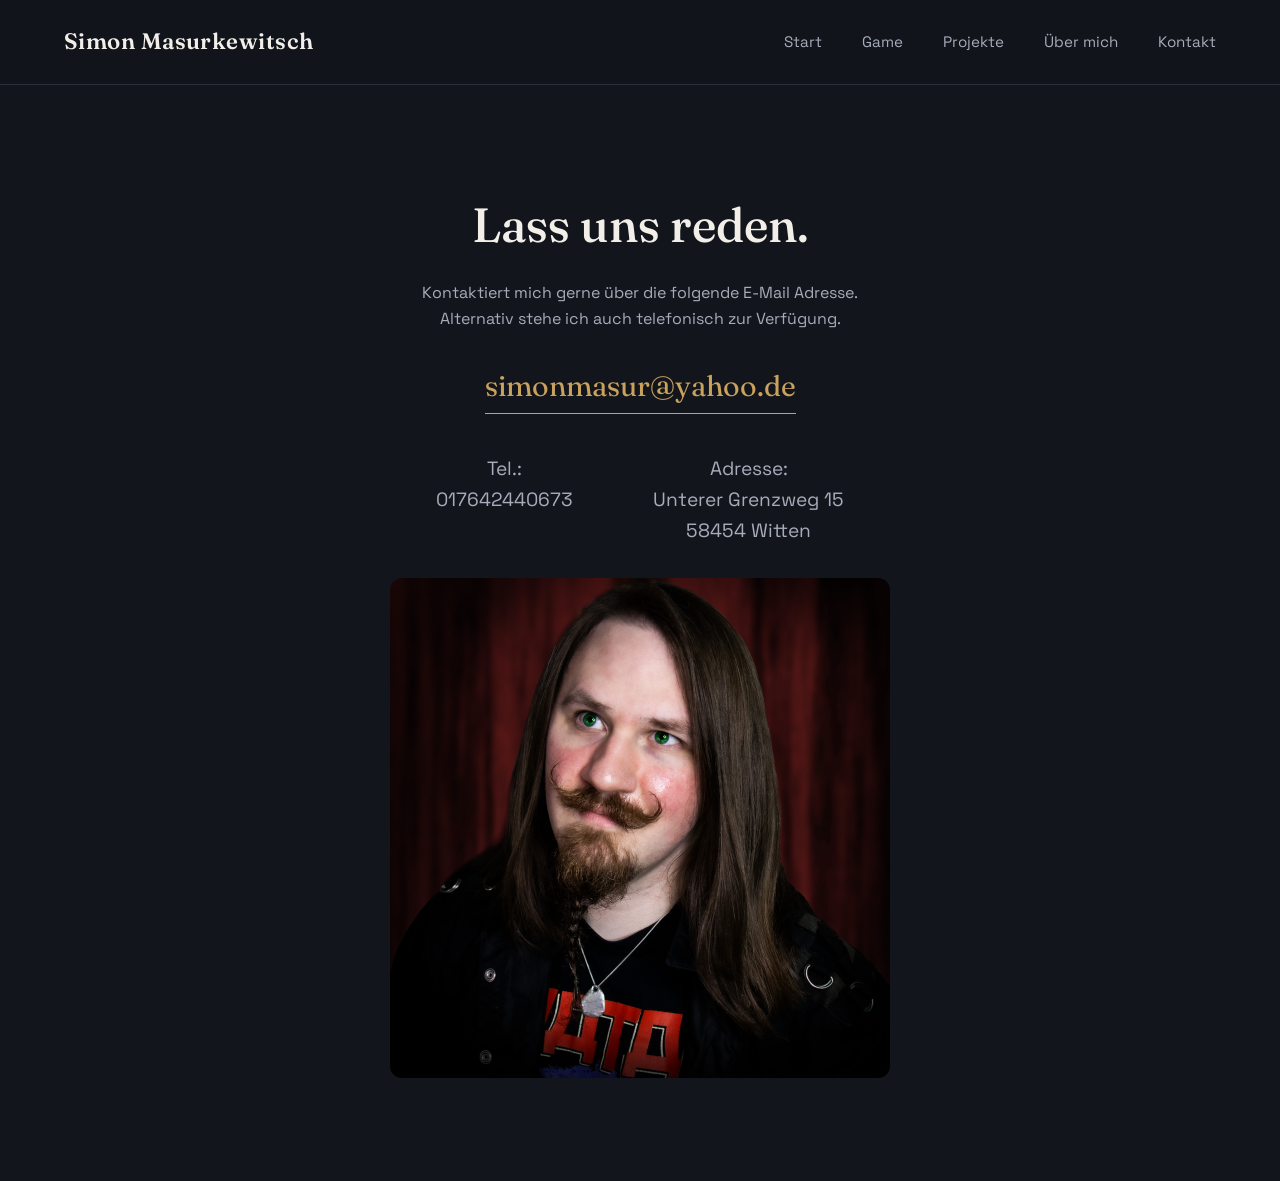
<file: kontakt.html>
<!DOCTYPE html>
<html lang="de">
<head>
    <meta charset="UTF-8">
    <meta name="viewport" content="width=device-width, initial-scale=1.0">
    <title>Simon Masurkewitsch — Portfolio</title>
    <meta name="description" content="kontakt">

    <!-- Google Fonts: Serif für Überschriften, Sans für Text -->
    <link rel="preconnect" href="https://fonts.googleapis.com">
    <link rel="preconnect" href="https://fonts.gstatic.com" crossorigin>
    <link href="https://fonts.googleapis.com/css2?family=Fraunces:opsz,wght@9..144,400;9..144,500;9..144,600&family=Space+Grotesk:wght@400;500;700&display=swap" rel="stylesheet">

    <link rel="stylesheet" href="style.css">
</head>
<body>

<!-- ================= NAVIGATION ================= -->
<header class="site-header">
    <a href="#top" class="logo">Simon Masurkewitsch</a>
    <nav class="main-nav">
        <a href="index.html">Start</a>
        <a href="game.html">Game</a>
        <a href="projekte.html">Projekte</a>
        <a href="uebermich.html">Über mich</a>
        <a href="kontakt.html">Kontakt</a>
    </nav>
    <button class="nav-toggle" id="navToggle" aria-label="Menü öffnen" aria-expanded="false">
        <span></span><span></span><span></span>
    </button>
</header>

<!-- ================= KONTAKT ================= -->
<section class="contact" id="kontakt">
    <h2>Lass uns reden.</h2>
    <p>Kontaktiert mich gerne über die folgende E-Mail Adresse.<br>Alternativ stehe ich auch telefonisch zur Verfügung.</p>
    <a href="mailto:simonmasur@yahoo.de" class="contact-email">simonmasur@yahoo.de</a>
    <div class="kontakt-daten">
        <p>Tel.:<br>017642440673</p>
        <p>Adresse:<br>Unterer Grenzweg 15<br>58454 Witten</p>
    </div>
    <div class="kontakt-image">
        <img src="_assets/pictures/IMG_8740.jpg" alt="Foto von Simon Masurkewitsch" class="hero-img">
    </div>
</section>
    <script src="script.js"></script>

</body>
</html>
</file>
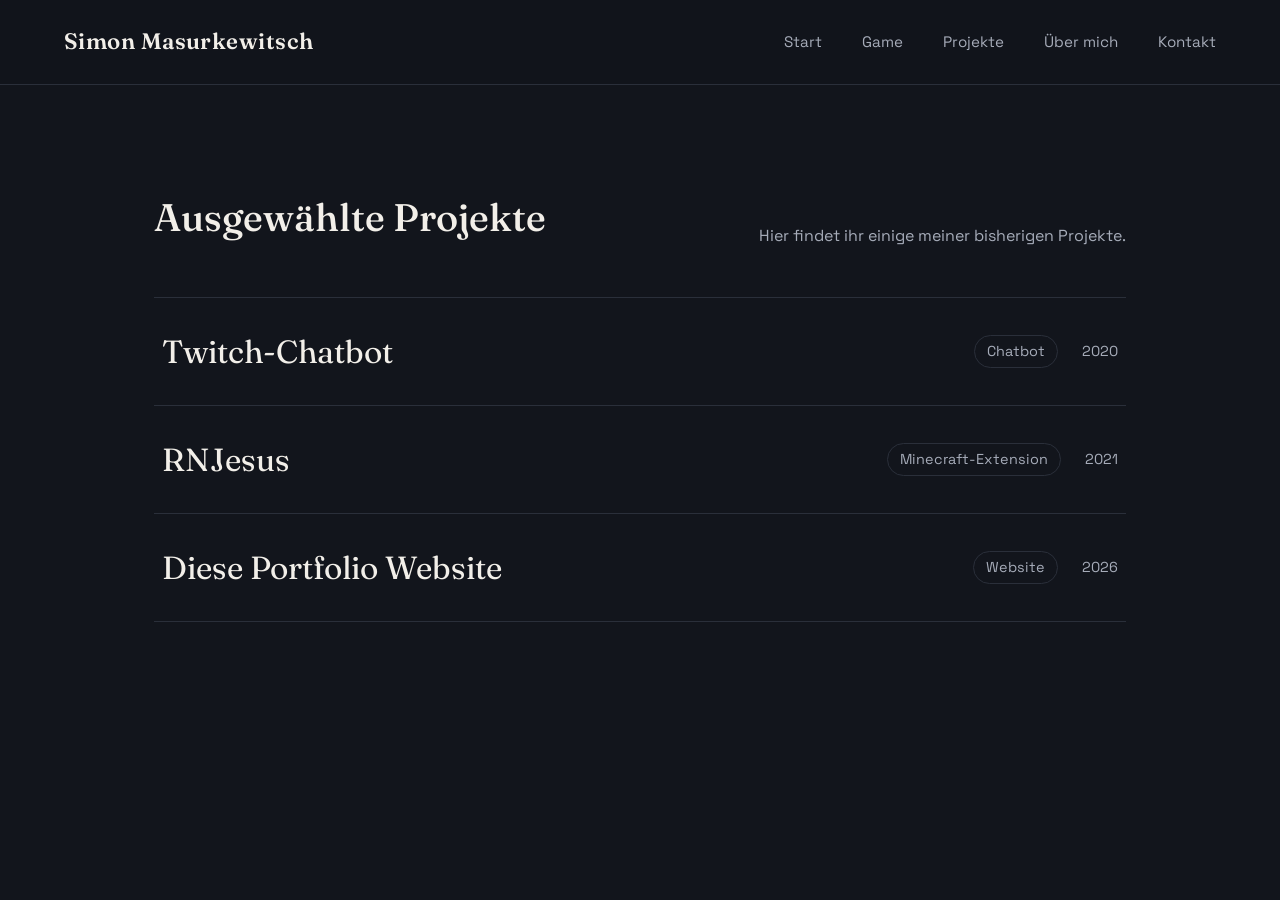
<file: projekte.html>
<!DOCTYPE html>
<html lang="de">
<head>
    <meta charset="UTF-8">
    <meta name="viewport" content="width=device-width, initial-scale=1.0">
    <title>Simon Masurkewitsch — Portfolio</title>
    <meta name="description" content="projekte">

    <!-- Google Fonts: Serif für Überschriften, Sans für Text -->
    <link rel="preconnect" href="https://fonts.googleapis.com">
    <link rel="preconnect" href="https://fonts.gstatic.com" crossorigin>
    <link href="https://fonts.googleapis.com/css2?family=Fraunces:opsz,wght@9..144,400;9..144,500;9..144,600&family=Space+Grotesk:wght@400;500;700&display=swap" rel="stylesheet">

    <link rel="stylesheet" href="style.css">
</head>
<body>

<!-- ================= NAVIGATION ================= -->
<header class="site-header">
    <a href="#top" class="logo">Simon Masurkewitsch</a>
    <nav class="main-nav">
        <a href="index.html">Start</a>
        <a href="game.html">Game</a>
        <a href="projekte.html">Projekte</a>
        <a href="uebermich.html">Über mich</a>
        <a href="kontakt.html">Kontakt</a>
    </nav>
    <button class="nav-toggle" id="navToggle" aria-label="Menü öffnen" aria-expanded="false">
        <span></span><span></span><span></span>
    </button>
</header>


<!-- ================= PROJEKTE ================= -->
<section class="projects" id="projekte">
    <div class="section-head">
        <h2>Ausgewählte Projekte</h2>
        <p>Hier findet ihr einige meiner bisherigen Projekte.</p>
    </div>

    <ul class="project-list">

        <li class="project-row">
            <a href="_assets/projects/project2.html" class="project-link" data-preview="preview-2">
                <span class="project-name">Twitch-Chatbot</span>
                <span class="project-meta">
            <span class="project-tag">Chatbot</span>
            <span class="project-year">2020</span>
          </span>
            </a>
        </li>

        <li class="project-row">
            <a href="_assets/projects/project1.html" class="project-link" data-preview="preview-1">
                <span class="project-name">RNJesus</span>
                <span class="project-meta">
            <span class="project-tag">Minecraft-Extension</span>
            <span class="project-year">2021</span>
          </span>
            </a>
        </li>

        <li class="project-row">
            <a href="_assets/projects/project3.html" class="project-link" data-preview="preview-3">
                <span class="project-name">Diese Portfolio Website</span>
                <span class="project-meta">
            <span class="project-tag">Website</span>
            <span class="project-year">2026</span>
          </span>
            </a>
        </li>

    </ul>
</section>


<script src="script.js"></script>
</body>
</html>
</file>
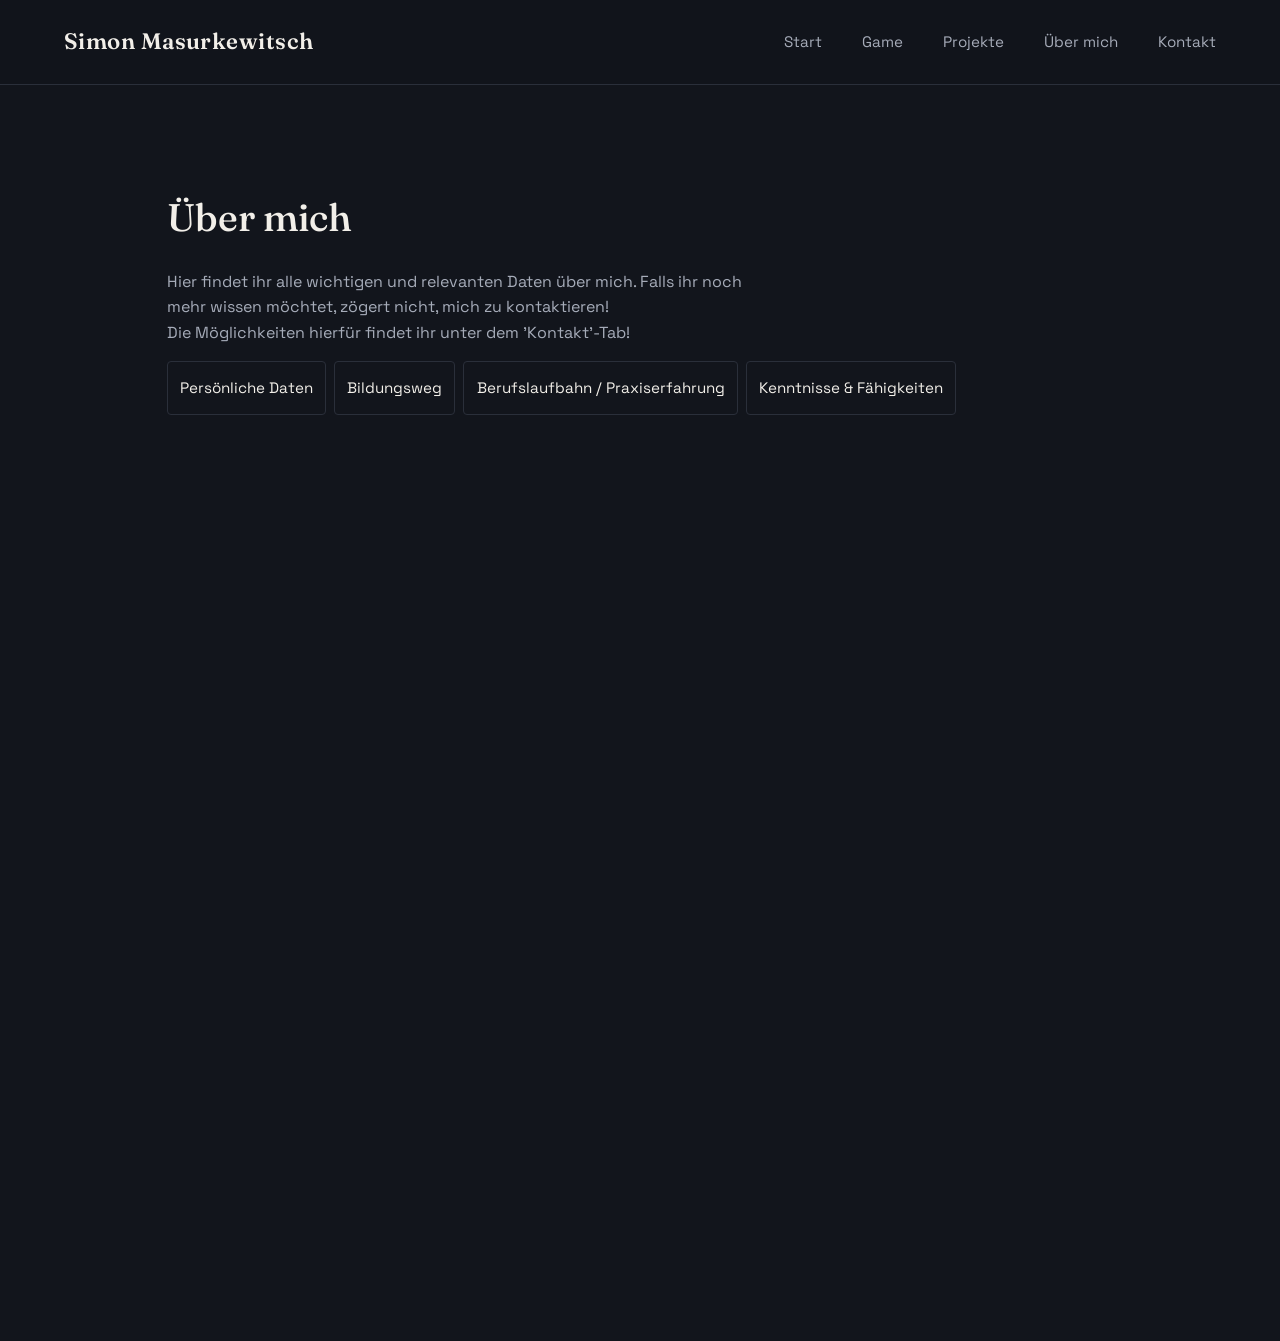
<file: uebermich.html>
<!DOCTYPE html>
<html lang="de">
<head>
    <meta charset="UTF-8">
    <meta name="viewport" content="width=device-width, initial-scale=1.0">
    <title>Simon Masurkewitsch — Portfolio</title>
    <meta name="description" content="lebenslauf">

    <!-- Google Fonts: Serif für Überschriften, Sans für Text -->
    <link rel="preconnect" href="https://fonts.googleapis.com">
    <link rel="preconnect" href="https://fonts.gstatic.com" crossorigin>
    <link href="https://fonts.googleapis.com/css2?family=Fraunces:opsz,wght@9..144,400;9..144,500;9..144,600&family=Space+Grotesk:wght@400;500;700&display=swap" rel="stylesheet">

    <link rel="stylesheet" href="style.css">
</head>
<body>

<!-- ================= NAVIGATION ================= -->
<header class="site-header">
    <a href="#top" class="logo">Simon Masurkewitsch</a>
    <nav class="main-nav">
        <a href="index.html">Start</a>
        <a href="game.html">Game</a>
        <a href="projekte.html">Projekte</a>
        <a href="uebermich.html">Über mich</a>
        <a href="kontakt.html">Kontakt</a>
    </nav>
    <button class="nav-toggle" id="navToggle" aria-label="Menü öffnen" aria-expanded="false">
        <span></span><span></span><span></span>
    </button>
</header>


<!-- ================= ÜBER MICH ================= -->
<section class="about" id="ueber-mich">
        <div class="about-text">
            <h2>Über mich</h2>
            <p>
                Hier findet ihr alle wichtigen und relevanten Daten über mich. Falls ihr noch mehr wissen möchtet, zögert nicht, mich zu kontaktieren!<br>
                Die Möglichkeiten hierfür findet ihr unter dem 'Kontakt'-Tab!
            </p>
        </div>
        <div class="lebenslauf-actions">
            <a href="_assets/lebenslauf/pdaten.html" target="lebenslauf-frame" class="abt btn-ghost">Persönliche Daten</a>
            <a href="_assets/lebenslauf/bildungsweg.html" target="lebenslauf-frame" class="abt btn-ghost">Bildungsweg</a>
            <a href="_assets/lebenslauf/praxiserfahrung.html" target="lebenslauf-frame" class="abt btn-ghost">Berufslaufbahn / Praxiserfahrung</a>
            <a href="_assets/lebenslauf/KundF.html" target="lebenslauf-frame" class="abt btn-ghost">Kenntnisse & Fähigkeiten</a>
        </div>

    <div class="lebenslauf-container">
        <pre id="lebenslauf"></pre>
        <iframe id="lebenslauf-frame" name="lebenslauf-frame" title="Lebenslauf Inhalt"></iframe>
    </div>
</section>

<script src="script.js"></script>
</body>
</html>
</file>
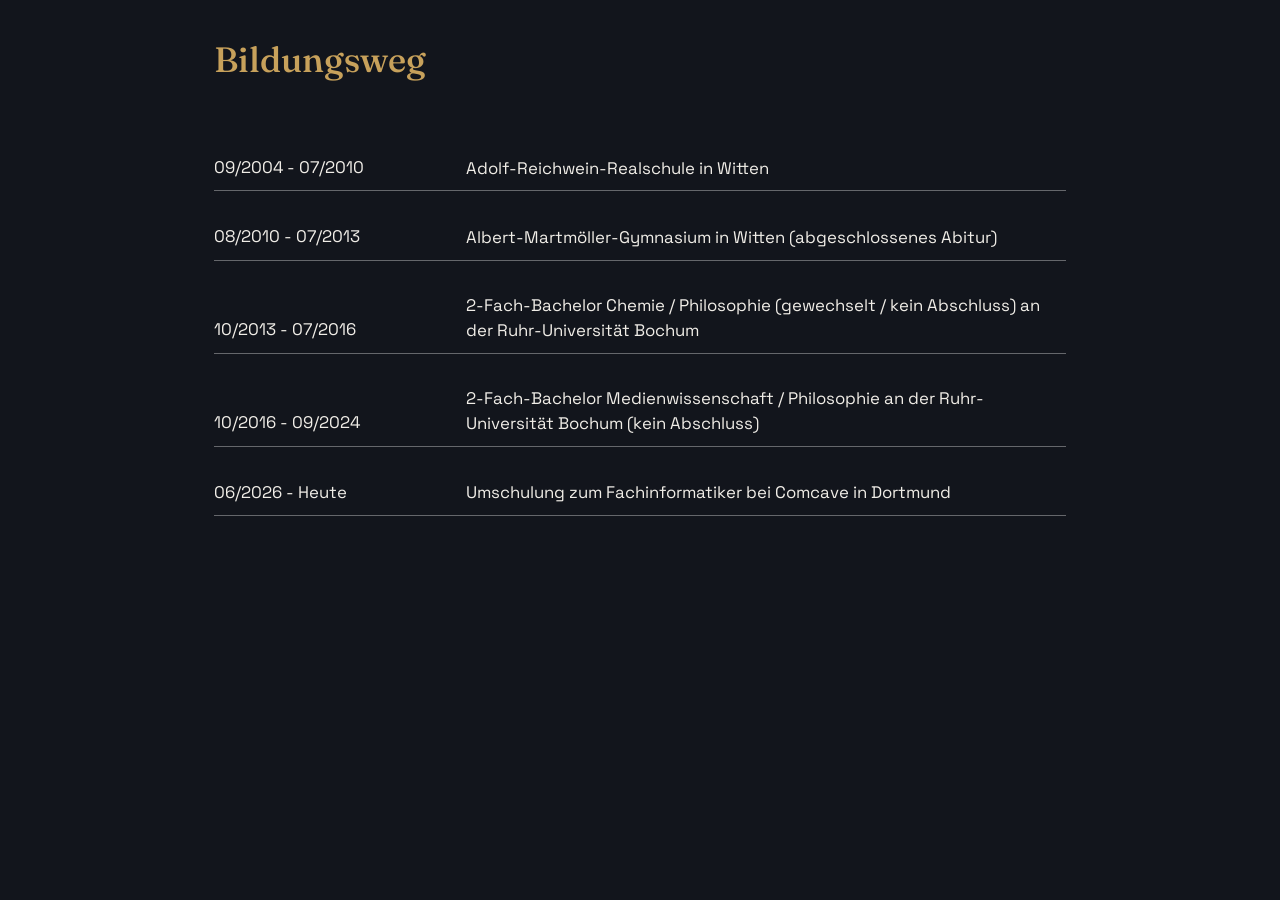
<file: _assets/lebenslauf/bildungsweg.html>
<!DOCTYPE html>
<html lang="de">
<head>
  <meta charset="UTF-8">
  <meta name="viewport" content="width=device-width, initial-scale=1.0">
  <title>Simon Masurkewitsch — Portfolio</title>
  <meta name="description" content="bildungsweg">

  <!-- Google Fonts: Serif für Überschriften, Sans für Text -->
  <link rel="preconnect" href="https://fonts.googleapis.com">
  <link rel="preconnect" href="https://fonts.gstatic.com" crossorigin>
  <link href="https://fonts.googleapis.com/css2?family=Fraunces:opsz,wght@9..144,400;9..144,500;9..144,600&family=Space+Grotesk:wght@400;500;700&display=swap" rel="stylesheet">

  <link rel="stylesheet" href="../../style.css">
</head>
</head>
<body>
<section class="lebenslauf-hero">
  <h1>Bildungsweg</h1><br>
  <div class="cv-table">
    
    <div class="cv-row">
      <div class="cv-date">09/2004 - 07/2010</div>
      <div class="cv-text">Adolf-Reichwein-Realschule in Witten</div>
    </div>

    <div class="cv-row">
      <div class="cv-date">08/2010 - 07/2013</div>
      <div class="cv-text">Albert-Martmöller-Gymnasium in Witten (abgeschlossenes Abitur)</div>
    </div>

    <div class="cv-row">
      <div class="cv-date">10/2013 - 07/2016</div>
      <div class="cv-text">2-Fach-Bachelor Chemie / Philosophie (gewechselt / kein Abschluss) an der Ruhr-Universität Bochum</div>
    </div>

    <div class="cv-row">
      <div class="cv-date">10/2016 - 09/2024</div>
      <div class="cv-text">2-Fach-Bachelor Medienwissenschaft / Philosophie an der Ruhr-Universität Bochum (kein Abschluss)</div>
    </div>

    <div class="cv-row">
      <div class="cv-date">06/2026 - Heute</div>
      <div class="cv-text">Umschulung zum Fachinformatiker bei Comcave in Dortmund</div>
    </div>

  </div>
</section>


</body>
</html>
</file>
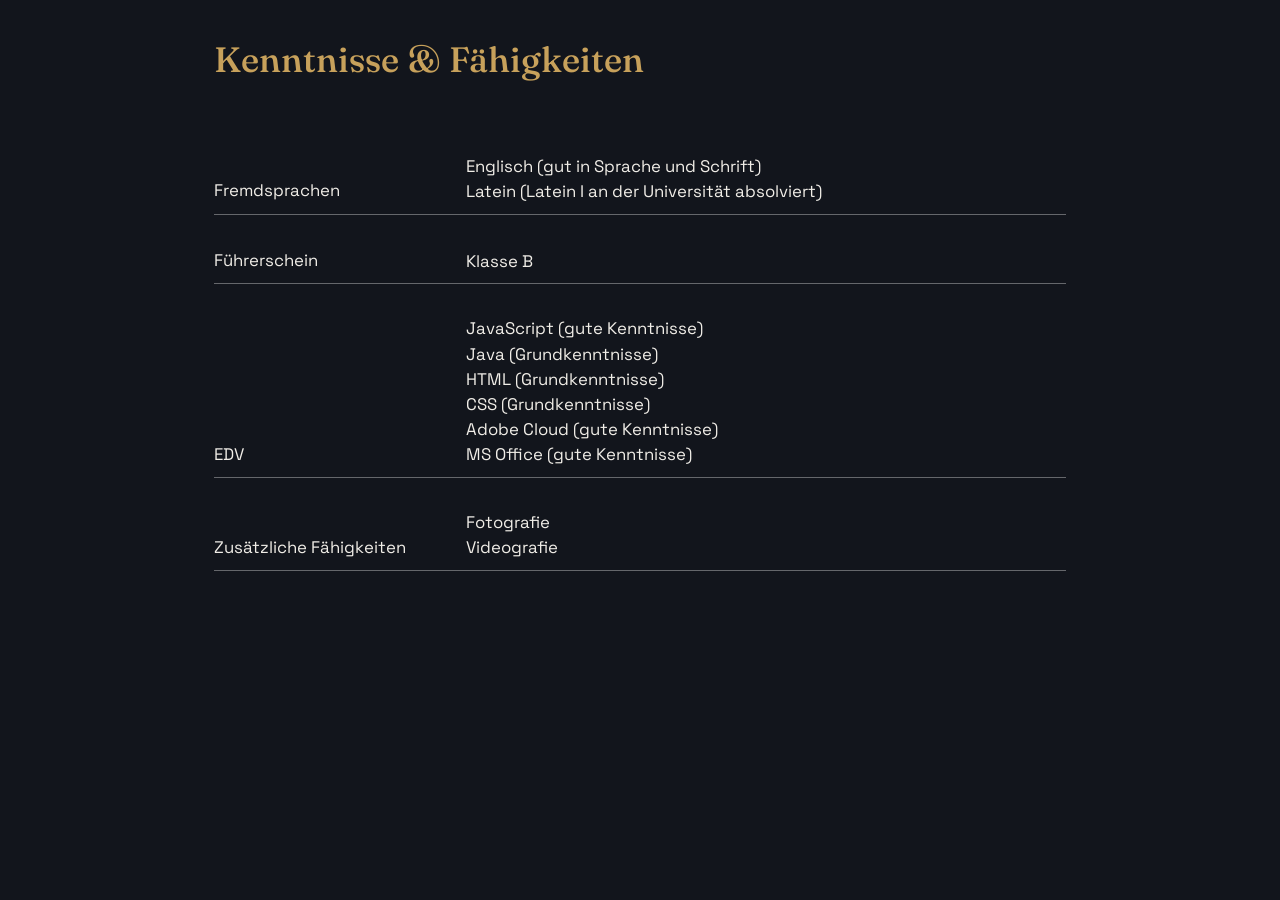
<file: _assets/lebenslauf/KundF.html>
<!DOCTYPE html>
<html lang="de">
<head>
  <meta charset="UTF-8">
  <meta name="viewport" content="width=device-width, initial-scale=1.0">
  <title>Simon Masurkewitsch — Portfolio</title>
  <meta name="description" content="KundF">

  <!-- Google Fonts: Serif für Überschriften, Sans für Text -->
  <link rel="preconnect" href="https://fonts.googleapis.com">
  <link rel="preconnect" href="https://fonts.gstatic.com" crossorigin>
  <link href="https://fonts.googleapis.com/css2?family=Fraunces:opsz,wght@9..144,400;9..144,500;9..144,600&family=Space+Grotesk:wght@400;500;700&display=swap" rel="stylesheet">

  <link rel="stylesheet" href="../../style.css">
</head>
</head>
<body>
<section class="lebenslauf-hero">
  <h1>Kenntnisse & Fähigkeiten</h1><br>
  <div class="cv-table">
    
    <div class="cv-row">
      <div class="cv-date">Fremdsprachen</div>
      <div class="cv-text">
        Englisch (gut in Sprache und Schrift)<br>
        Latein (Latein I an der Universität absolviert)
      </div>
    </div>

    <div class="cv-row">
      <div class="cv-date">Führerschein</div>
      <div class="cv-text">Klasse B</div>
    </div>

    <div class="cv-row">
      <div class="cv-date">EDV</div>
      <div class="cv-text">
        JavaScript (gute Kenntnisse)<br>
        Java (Grundkenntnisse)<br>
        HTML (Grundkenntnisse)<br>
        CSS (Grundkenntnisse)<br>
        Adobe Cloud (gute Kenntnisse)<br>
        MS Office (gute Kenntnisse)
      </div>
    </div>

    <div class="cv-row">
      <div class="cv-date">Zusätzliche Fähigkeiten</div>
      <div class="cv-text">
        Fotografie<br>
        Videografie
      </div>
    </div>
  </div>
</section>

</body>
</html>
</file>
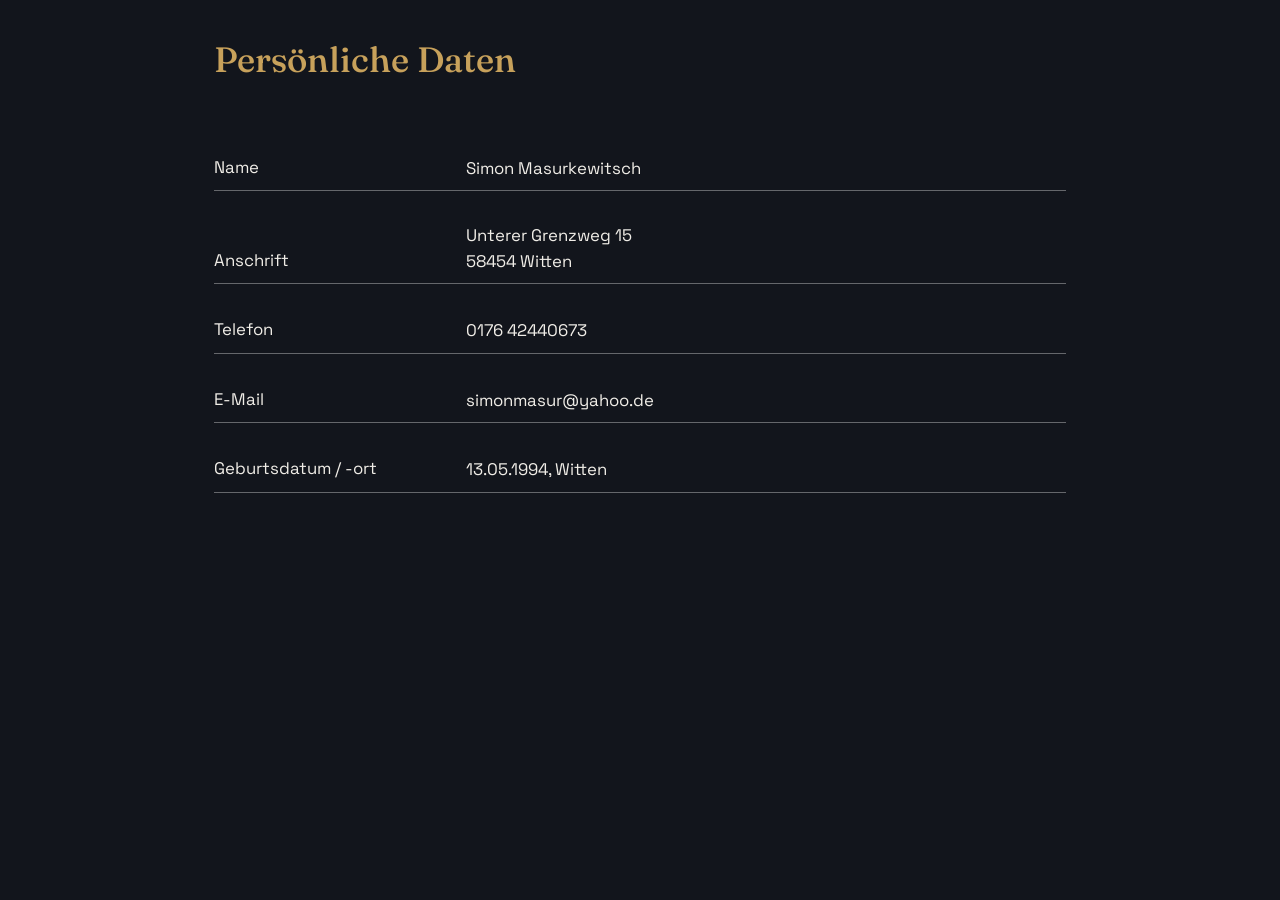
<file: _assets/lebenslauf/pdaten.html>
<!DOCTYPE html>
<html lang="de">
<head>
  <meta charset="UTF-8">
  <meta name="viewport" content="width=device-width, initial-scale=1.0">
  <title>Simon Masurkewitsch — Portfolio</title>
  <meta name="description" content="pdaten">

  <!-- Google Fonts: Serif für Überschriften, Sans für Text -->
  <link rel="preconnect" href="https://fonts.googleapis.com">
  <link rel="preconnect" href="https://fonts.gstatic.com" crossorigin>
  <link href="https://fonts.googleapis.com/css2?family=Fraunces:opsz,wght@9..144,400;9..144,500;9..144,600&family=Space+Grotesk:wght@400;500;700&display=swap" rel="stylesheet">

  <link rel="stylesheet" href="../../style.css">
</head>
<body>

<section class="lebenslauf-hero">
  <h1>Persönliche Daten</h1><br>
  <div class="cv-table">
    
    <div class="cv-row">
      <div class="cv-date">Name</div>
      <div class="cv-text">Simon Masurkewitsch</div>
    </div>

    <div class="cv-row">
      <div class="cv-date">Anschrift</div>
      <div class="cv-text">Unterer Grenzweg 15<br>58454 Witten</div>
    </div>

    <div class="cv-row">
      <div class="cv-date">Telefon</div>
      <div class="cv-text">0176 42440673</div>
    </div>

    <div class="cv-row">
      <div class="cv-date">E-Mail</div>
      <div class="cv-text">simonmasur@yahoo.de</div>
    </div>

    <div class="cv-row">
      <div class="cv-date">Geburtsdatum / -ort</div>
      <div class="cv-text">13.05.1994, Witten</div>
    </div>

  </div>
</section>



</body>
</html>
</file>
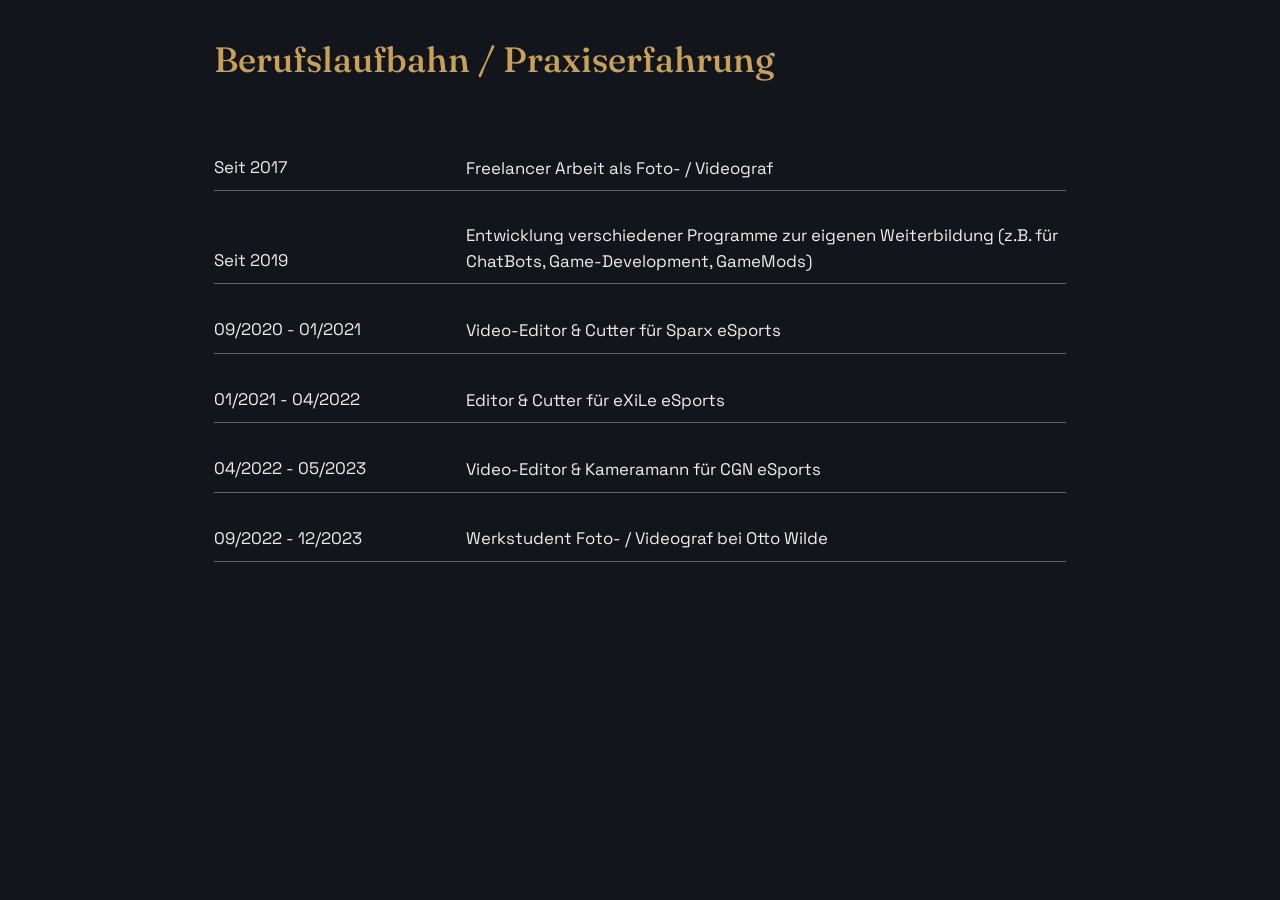
<file: _assets/lebenslauf/praxiserfahrung.html>
<!DOCTYPE html>
<html lang="de">
<head>
  <meta charset="UTF-8">
  <meta name="viewport" content="width=device-width, initial-scale=1.0">
  <title>Simon Masurkewitsch — Portfolio</title>
  <meta name="description" content="praxiserfahrung">

  <!-- Google Fonts: Serif für Überschriften, Sans für Text -->
  <link rel="preconnect" href="https://fonts.googleapis.com">
  <link rel="preconnect" href="https://fonts.gstatic.com" crossorigin>
  <link href="https://fonts.googleapis.com/css2?family=Fraunces:opsz,wght@9..144,400;9..144,500;9..144,600&family=Space+Grotesk:wght@400;500;700&display=swap" rel="stylesheet">

  <link rel="stylesheet" href="../../style.css">
</head>
</head>
<body>
<section class="lebenslauf-hero">
  <h1>Berufslaufbahn / Praxiserfahrung</h1><br>
  <div class="cv-table">
    
    <div class="cv-row">
      <div class="cv-date">Seit 2017</div>
      <div class="cv-text">Freelancer Arbeit als Foto- / Videograf</div>
    </div>

    <div class="cv-row">
      <div class="cv-date">Seit 2019</div>
      <div class="cv-text">Entwicklung verschiedener Programme zur eigenen Weiterbildung (z.B. für ChatBots, Game-Development, GameMods)</div>
    </div>

    <div class="cv-row">
      <div class="cv-date">09/2020 - 01/2021</div>
      <div class="cv-text">Video-Editor & Cutter für Sparx eSports</div>
    </div>

    <div class="cv-row">
      <div class="cv-date">01/2021 - 04/2022</div>
      <div class="cv-text">Editor & Cutter für eXiLe eSports</div>
    </div>

    <div class="cv-row">
      <div class="cv-date">04/2022 - 05/2023</div>
      <div class="cv-text">Video-Editor & Kameramann für CGN eSports</div>
    </div>

    <div class="cv-row">
      <div class="cv-date">09/2022 - 12/2023</div>
      <div class="cv-text">Werkstudent Foto- / Videograf bei Otto Wilde</div>
    </div>

  </div>
</section>

</body>
</html>
</file>
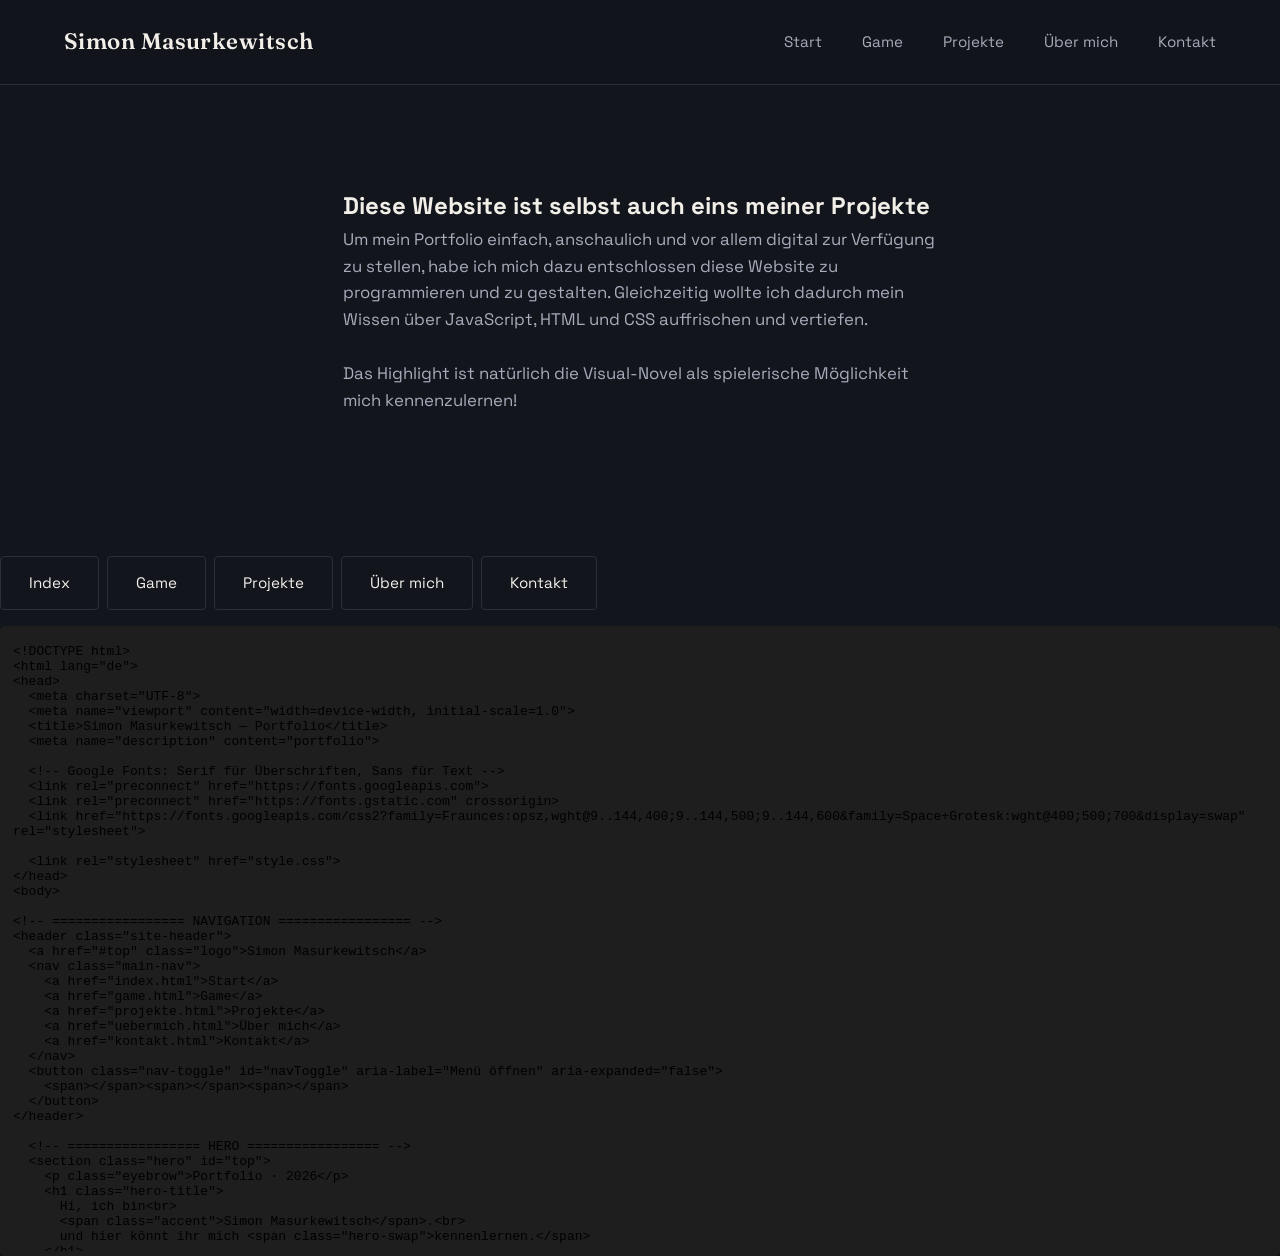
<file: _assets/projects/project3.html>
<!DOCTYPE html>
<html lang="de">
<head>
    <meta charset="UTF-8">
    <meta name="viewport" content="width=device-width, initial-scale=1.0">
    <title>Simon Masurkewitsch — Portfolio</title>
    <meta name="description" content="Portfolio Website Code">

    <!-- Google Fonts: Serif für Überschriften, Sans für Text -->
    <link rel="preconnect" href="https://fonts.googleapis.com">
    <link rel="preconnect" href="https://fonts.gstatic.com" crossorigin>
    <link href="https://fonts.googleapis.com/css2?family=Fraunces:opsz,wght@9..144,400;9..144,500;9..144,600&family=Space+Grotesk:wght@400;500;700&display=swap" rel="stylesheet">

    <link rel="stylesheet" href="../../style.css">
</head>
<body>

<!-- ================= NAVIGATION ================= -->
<header class="site-header">
    <a href="#top" class="logo">Simon Masurkewitsch</a>
    <nav class="main-nav">
        <a href="../../index.html">Start</a>
        <a href="../../game.html">Game</a>
        <a href="../../projekte.html">Projekte</a>
        <a href="../../uebermich.html">Über mich</a>
        <a href="../../kontakt.html">Kontakt</a>
    </nav>
    <button class="nav-toggle" id="navToggle" aria-label="Menü öffnen" aria-expanded="false">
        <span></span><span></span><span></span>
    </button>
</header>
<div class="rnjesus" id="top">
    <section>
        <h1>Diese Website ist selbst auch eins meiner Projekte</h1>
        <p class="rnjesus-sub">
            Um mein Portfolio einfach, anschaulich und vor allem digital zur Verfügung zu stellen, habe ich mich dazu entschlossen
            diese Website zu programmieren und zu gestalten. Gleichzeitig wollte ich dadurch mein Wissen über
            JavaScript, HTML und CSS auffrischen und vertiefen.<br><br>
            Das Highlight ist natürlich die Visual-Novel als spielerische Möglichkeit mich kennenzulernen!
        </p>
    </section>
</div>

<div class="rnjesusCode" id="code">
<section>
    <div class="wscode-actions">
        <a href="index.txt" target="code-frame" class="btn btn-ghost">Index</a>
        <a href="game.txt" target="code-frame" class="btn btn-ghost">Game</a>
        <a href="projekte.txt" target="code-frame" class="btn btn-ghost">Projekte</a>
        <a href="uebermich.txt" target="code-frame" class="btn btn-ghost">Über mich</a>
        <a href="kontakt.txt" target="code-frame" class="btn btn-ghost">Kontakt</a>
    </div>
    <div class="rnjesus-code-container">
        <pre id="rnjesus-code"></pre>
        <iframe id="code-frame" name="code-frame" src="index.txt" width="1590" height="982"></iframe>
    </div>
</section>
</div>
    <script src="../../script.js"></script>


</body>
</html>
</file>
<file: style.css>
/* ===========================================================
   DESIGN
   =========================================================== */
:root {
  --color-bg: #12151c;
  --color-bg-alt: #181c25;
  --color-text: #f2efe9;
  --color-text-muted: #a6acb9;
  --color-accent: #c9a25c;
  --color-border: #2a2f3a;

  --font-display: "Fraunces", serif;
  --font-body: "Space Grotesk", sans-serif;

  --max-width: 1100px;
  --section-padding: clamp(4rem, 8vw, 7rem);

  --radius: 4px;
}

/* ===========================================================
   RESET
   =========================================================== */
* { box-sizing: border-box; margin: 0; padding: 0; }

html { scroll-behavior: smooth; }

body {
  background: var(--color-bg);
  color: var(--color-text);
  font-family: var(--font-body);
  line-height: 1.6;
  -webkit-font-smoothing: antialiased;

}

a {
  color: inherit;
  text-decoration: none;
}

ul { list-style: none; }

img { max-width: 100%; display: block; }

:focus-visible {
  outline: 2px solid var(--color-accent);
  outline-offset: 3px;
}

.accent { color: var(--color-accent); }

/* ===========================================================
   HEADER / NAV
   =========================================================== */
.site-header {
  position: sticky;
  top: 0;
  z-index: 1000;
  display: flex;
  align-items: center;
  justify-content: space-between;
  padding: 1.5rem clamp(1.5rem, 5vw, 4rem);
  background: rgba(18, 21, 28, 0.85);
  backdrop-filter: blur(8px);
  border-bottom: 1px solid var(--color-border);
}

.logo {
  font-family: var(--font-display);
  font-size: 1.4rem;
  font-weight: 600;
  letter-spacing: 0.02em;
}

.main-nav {
  display: flex;
  gap: 2.5rem;
}

.main-nav a {
  font-size: 0.95rem;
  color: var(--color-text-muted);
  transition: color 0.2s ease;
}

.main-nav a:hover { color: var(--color-text); }

.nav-toggle {
  display: none;
  flex-direction: column;
  gap: 5px;
  background: none;
  border: none;
  cursor: pointer;
  padding: 0.5rem;
}

.nav-toggle span {
  width: 22px;
  height: 2px;
  background: var(--color-text);
}

/* ===========================================================
   HERO
   =========================================================== */
.hero {
  max-width: var(--max-width);
  margin: 0 auto;
  padding: clamp(5rem, 12vw, 4rem) clamp(1.5rem, 5vw, 4rem) var(--section-padding);
}

.eyebrow {
  font-size: 0.85rem;
  letter-spacing: 0.12em;
  text-transform: uppercase;
  color: var(--color-accent);
  margin-bottom: 1.5rem;
}

.hero-title {
  font-family: var(--font-display);
  font-weight: 500;
  font-size: clamp(2.4rem, 6vw, 4.5rem);
  line-height: 1.1;
  max-width: 18ch;
  margin-bottom: 1.5rem;
}

.hero-swap {
  font-style: italic;
  color: var(--color-text-muted);
}

.hero-sub {
  max-width: 46ch;
  color: var(--color-text-muted);
  font-size: 1.05rem;
  margin-bottom: 2.5rem;
}

.hero-img {
  width: 100%;
  max-width: 500px;
  height: auto;
  display: block;
  margin: 0 auto;
  border-radius: 12px;
}

.hero-actions {
  display: flex;
  gap: 1rem;
  flex-wrap: wrap;
}

.btn {
  display: inline-block;
  padding: 0.85rem 1.75rem;
  border-radius: var(--radius);
  font-size: 0.95rem;
  transition: all 0.2s ease;
  border: 1px solid transparent;
}

.btn-primary {
  background: var(--color-accent);
  color: var(--color-bg);
}

.btn-primary:hover {
  background: transparent;
  border-color: var(--color-accent);
  color: var(--color-accent);
}

.btn-ghost {
  border-color: var(--color-border);
  color: var(--color-text);
}

.btn-ghost:hover {
  border-color: var(--color-text);
}
/* ===========================================================
   GAME
   =========================================================== */

.game {
  position: relative;
  max-height: calc(100vh - 100px);
  width: min(100%, calc((100vh - 100px) * (16 / 9)));
  max-width: 1280px;
  aspect-ratio: 16 / 9;
  margin: 0.5rem auto 0 auto;
  overflow: hidden;
}

#game-title {
  position: absolute;
  z-index: 100;
  margin: 0;
  white-space: nowrap;
  pointer-events: none;
  transition: all 0.8s cubic-bezier(0.25, 1, 0.5, 1);
}

#game-title.state-title {
  top: 30%;
  left: 50%;
  transform: translate(-50%, -50%);
  font-size: clamp(1.8rem, 5vw, 3.5em);
  color: #f1c40f;
  text-shadow: 2px 2px 10px rgba(241, 196, 15, 0.5);
  opacity: 1;
}

#game-title.state-menu {
  top: clamp(10px, 3%, 35px);
  left: calc(100% - clamp(15px, 3%, 45px));
  transform: translate(-100%, 0);
  font-size: clamp(1.2rem, 4vw, 3.3em);
  color: #ffffff;
  text-shadow: 2px 2px 8px rgba(0, 0, 0, 0.8);
  opacity: 1;
}

#game-title.state-hidden {
  top: clamp(10px, 3%, 35px);
  left: calc(100% - clamp(15px, 3%, 45px));
  transform: translate(-100%, 0);
  opacity: 0;
}

.screen {
  width: 100%;         
  height: 100%;            
  position: relative;
  border: 2px solid #555;
  box-shadow: 0 10px 30px rgba(0,0,0,0.8);
  overflow: hidden;
  display: none;
}

.active-screen {
  display: flex;
  flex-direction: column;
  justify-content: center;
  align-items: center;
}

#game-container.active-screen {
  display: block;
}

/* --- TITELBILDSCHIRM --- */
#title-screen {
  background-color: #000;
  color: #fff;
  cursor: pointer;
  background-image:
          linear-gradient(rgba(0, 0, 0, 0.5), rgba(0, 0, 0, 0.5)),
          url('_assets/vn_assets/images/entrance.jpg');
  background-size: cover;
  background-position: center;
  background-repeat: no-repeat;
}

#title-screen h2 {
  margin-top: 15%;
  animation: fadein 4s forwards;
  font-size: clamp(1.4rem, 4vw, 2.5em);
  text-align: center;
}

.blink-text {
  font-size: clamp(0.9rem, 2.5vw, 1.2em);
  color: #ccc;
  animation: fadein 4s forwards,
          blink 2s infinite;
  text-align: center;
}

@keyframes fadein {
  from { opacity: 0; }
  to { opacity: 1; }
}

@keyframes blink {
  0%, 100% { opacity: 1; }
  50% { opacity: 0.2; }
}

/* --- HAUPTMENÜ --- */
#main-menu {
  background-color: #222;
  background-image:
          linear-gradient(rgba(0, 0, 0, 0.5), rgba(0, 0, 0, 0.5)),
          url('_assets/vn_assets/images/entrance.jpg');
  background-size: cover;
  background-position: center;
  background-repeat: no-repeat;
}

#main-menu h1 {
  font-size: clamp(1.8rem, 5vw, 3em);
  color: white;
  margin-bottom: 1.5rem;
}

.menu-btn {
  background-color: #34495e;
  color: white;
  border: 2px solid #576574;
  padding: clamp(8px, 1.5vh, 12px) clamp(15px, 3vw, 30px);
  margin-bottom: 10px;
  border-radius: 8px;
  cursor: pointer;
  font-size: clamp(0.85rem, 2vw, 1.1em);
  width: 80%;
  max-width: 250px;
  transition: transform 0.2s, background-color 0.2s;
}

.menu-btn:hover:not(:disabled) {
  background-color: #f1c40f;
  color: #111;
  transform: scale(1.05);
}

.menu-btn:disabled {
  background-color: #2c3e50;
  border-color: #444;
  color: #777;
  cursor: not-allowed;
}

#menu-char-img {
  position: absolute;
  right: 5%;
  bottom: 0;
  max-height: 85%;
  z-index: 1;
  pointer-events: none;
  opacity: 0;
}

#main-menu.active-screen #menu-char-img {
  animation: flyInRight 0.8s cubic-bezier(0.25, 1, 0.5, 1) forwards;
  animation-delay: 0.15s;
}

@keyframes flyInRight {
  from {
    transform: translateX(120%);
    opacity: 0;
  }
  to {
    transform: translateX(0);
    opacity: 1;
  }
}

#character-container {
  position: absolute;
  top: 0;
  left: 0;
  width: 100%;
  height: 100%;
  pointer-events: none;
  z-index: 2;
  overflow: hidden;
}

.character-sprite {
  position: absolute;
  bottom: 0;
  height: 85%;
  opacity: 0;
  object-fit: contain;
  transform-origin: bottom center;
  transition: left 0.6s cubic-bezier(0.25, 1, 0.5, 1),
  transform 0.6s cubic-bezier(0.25, 1, 0.5, 1),
  opacity 0.3s ease,
  filter 0.3s ease;
}

.character-sprite.active {
  opacity: 1;
}

.character-sprite.pos-left {
  left: 20%;
  transform: translateX(-50%) scale(1.1);
}

.character-sprite.pos-center {
  left: 50%;
  transform: translateX(-50%) scale(1.1);
}

.character-sprite.pos-right {
  left: 80%;
  transform: translateX(-50%) scale(1.1);
}

/* --- OPTIONALE EFFEKT-ANIMATIONEN --- */
@keyframes spriteBounce {
  0%, 100% { transform: translateX(-50%) scale(1.1) translateY(0); }
  50% { transform: translateX(-50%) scale(1.1) translateY(-25px); }
}

@keyframes spriteShake {
  0%, 100% { transform: translateX(-50%) scale(1.1) rotate(0deg); }
  20%, 60% { transform: translateX(-50%) scale(1.1) rotate(-4deg); }
  40%, 80% { transform: translateX(-50%) scale(1.1) rotate(4deg); }
}

.anim-bounce { animation: spriteBounce 0.4s ease; }
.anim-shake { animation: spriteShake 0.4s ease; }

#dialogue-box {
  z-index: 10;
}

#game-controls, #drink-button {
  z-index: 10;
}

.character-sprite.dimmed {
  filter: brightness(0.6);
}

/* --- OPTIONEN ---*/
#option-screen h1 {
  font-size: clamp(1.8rem, 4vw, 2.5rem);
  margin-bottom: 2rem;
}

#option-screen label {
  font-size: clamp(0.9rem, 2.5vw, 1.2rem);
  font-weight: bold;
  margin-bottom: 15px;
}

#option-screen input[type="range"] {
  -webkit-appearance: none;
  appearance: none;
  width: 80%;
  max-width: 280px;
  background: transparent;
  cursor: pointer;
}

#option-screen input[type="range"]::-webkit-slider-runnable-track {
  width: 100%;
  height: 16px;
  background: #ffffff;
  border-radius: 6px;
}

#option-screen input[type="range"]::-moz-range-track {
  width: 100%;
  height: 16px;
  background: #ffffff;
  border-radius: 6px;
}

#option-screen input[type="range"]::-webkit-slider-thumb {
  -webkit-appearance: none;
  appearance: none;
  width: 24px;
  height: 24px;
  background: #34495e;
  border-radius: 20%;
  margin-top: -4px;
}

#option-screen input[type="range"]::-moz-range-thumb {
  width: 20px;
  height: 20px;
  background: #34495e;
  border-radius: 20%;
  border: none;
}

#option-screen .back-buttons {
  margin-top: 2rem;
  padding: 8px 16px;
  font-size: 0.9rem;
  cursor: pointer;
}

#option-screen .back-buttons button {
  margin: 5px;
}

#option-screen button:disabled {
  opacity: 0.4;
  cursor: not-allowed;
  pointer-events: none;
}

/* --- SPIEL-FENSTER & STEUERUNG --- */
#game-container {
  background-color: #333;
  background-size: cover;
  background-position: center;
}

/* In-Game Kontrollleiste oben rechts */
#game-controls {
  position: absolute;
  top: clamp(8px, 2%, 15px);
  right: clamp(8px, 2%, 15px);
  display: flex;
  gap: 6px;
  z-index: 10;
}

.control-btn {
  background-color: rgba(0, 0, 0, 0.75);
  color: white;
  border: 1px solid #777;
  padding: clamp(4px, 1vw, 8px) clamp(8px, 1.5vw, 14px);
  border-radius: 5px;
  cursor: pointer;
  font-size: clamp(0.7rem, 1.8vw, 0.9em);
  transition: background-color 0.2s, border-color 0.2s;
}

.control-btn:hover {
  background-color: #f1c40f;
  color: #000;
  border-color: #f1c40f;
}

#drink-button {
  position: absolute;
  top: clamp(8px, 2%, 15px);
  left: clamp(8px, 2%, 15px);
  display: flex;
  gap: 6px;
  z-index: 10;
}

.drink-btn {
  background-color: rgba(0, 0, 0, 0.75);
  color: white;
  border: 1px solid #777;
  padding: clamp(4px, 1vw, 8px) clamp(8px, 1.5vw, 14px);
  border-radius: 5px;
  cursor: pointer;
  font-size: clamp(0.7rem, 1.8vw, 0.9em);
  transition: background-color 0.2s, border-color 0.2s;
}

.drink-btn:hover {
  background-color: #f1c40f;
  color: #000;
  border-color: #f1c40f;
}

#gameInput {
  width: 80%;
  max-width: 400px;
  padding: clamp(8px, 1.5vw, 12px) clamp(12px, 2vw, 20px);
  font-size: clamp(0.9rem, 2.5vw, 1.2rem);
  display: block;
  margin: 15px auto;
  text-align: center;
  border: 2px solid #ffffff;
  border-radius: 8px;
  background-color: rgba(0, 0, 0, 0.6);
  color: #ffffff;
  outline: none;
}

/* Textbox */
#dialogue-box {
  position: absolute;
  bottom: clamp(8px, 3%, 20px);
  left: clamp(8px, 3%, 20px);
  right: clamp(8px, 3%, 20px);
  background-color: rgba(0, 0, 0, 0.85);
  color: white;
  padding: clamp(10px, 2.5vw, 20px);
  border-radius: 8px;
  border: 1px solid #777;
  min-height: clamp(80px, 22%, 130px);
  max-height: 45%;
  box-sizing: border-box;
  overflow-y: auto;
}

#speaker-name {
  font-weight: bold;
  color: #f1c40f;
  margin-bottom: 6px;
  font-size: clamp(0.9rem, 2vw, 1.2em);
}

#story-text {
  margin-bottom: 10px;
  line-height: 1.4;
  font-size: clamp(0.8rem, 1.8vw, 1.1em);
}

#choicesP {
  position: absolute;
  top: 45%;
  left: 50%;
  transform: translate(-50%, -50%);
  width: 90%;
  max-width: 500px;
  z-index: 15;
}

#choices-box {
  width: 100%;
}

.choice-btn {
  background-color: rgba(0, 0, 0, 0.85);
  color: white;
  padding: clamp(8px, 1.5vw, 12px) 15px;
  margin-bottom: 8px;
  cursor: pointer;
  font-size: clamp(0.8rem, 1.8vw, 1em);
  width: 100%;
  border-radius: 6px;
  box-sizing: border-box;
  transition: background-color 0.2s, border 0.2s;
  border: 1px solid #555;
}

.choice-btn:hover {
  background-color: #f1c40f;
  color: #000;
}


/* ===========================================================
   PROJECTS
   =========================================================== */
.projects {
  position: relative;
  max-width: var(--max-width);
  margin: 0 auto;
  padding: var(--section-padding) clamp(1.5rem, 5vw, 4rem);
}

.section-head {
  display: flex;
  justify-content: space-between;
  align-items: flex-end;
  flex-wrap: wrap;
  gap: 1rem;
  margin-bottom: 3rem;
}

.section-head h2 {
  font-family: var(--font-display);
  font-size: clamp(1.8rem, 3vw, 2.4rem);
  font-weight: 500;
}

.section-head p {
  color: var(--color-text-muted);
}

.project-list {
  border-top: 1px solid var(--color-border);
}

.project-row {
  border-bottom: 1px solid var(--color-border);
}

.project-link {
  display: flex;
  align-items: center;
  justify-content: space-between;
  padding: 1.75rem 0.5rem;
  transition: padding-left 0.25s ease, color 0.25s ease;
}

.project-link:hover {
  padding-left: 1rem;
  color: var(--color-accent);
}

.project-name {
  font-family: var(--font-display);
  font-size: clamp(1.3rem, 3vw, 2rem);
}

.project-meta {
  display: flex;
  align-items: center;
  gap: 1.5rem;
  color: var(--color-text-muted);
  font-size: 0.9rem;
}

.project-tag {
  border: 1px solid var(--color-border);
  border-radius: 999px;
  padding: 0.25rem 0.75rem;
}

/* ===========================================================
   PROJECT 1 - RNJESUS
   =========================================================== */


.rnjesus {
  display: flex;
  align-content: center;
  justify-content: center;
  max-width: var(--max-width);
  margin: 0 auto;
  padding: var(--section-padding) clamp(1.5rem, 5vw, 4rem);
}

.rnjesus-actions {
  gap: 1rem;
  flex-wrap: wrap;
}

.rnjesusPNG {
  align-items: center;
  margin: 0.5rem;
  margin-left: 4rem;
}

.rnjesus-sub {
  max-width: 54ch;
  color: var(--color-text-muted);
  font-size: 1.05rem;
  margin-bottom: 2.5rem;

}


.code-container pre {
  margin: 0;
}

.rnjesus-vidsub {
  max-width: 100ch;
  color: var(--color-text-muted);
  font-size: 1.05rem;
  margin-bottom: 2.5rem;

}

.rnjesusVideo {
  position: relative;
  max-width: var(--max-width);
  margin: 0 auto;
  padding: var(--section-padding) clamp(1.5rem, 5vw, 4rem);
  border-top: 1px solid var(--color-border);
}

.wscode-actions {
  display: flex;
  flex-wrap: wrap;
  gap: 0.5rem;
  margin-bottom: 1rem;
  width: 100%;
}

.rnjesusCode section {
  width: 100%;
}

.rnjesus-code-container {
  width: 100%;           
  max-width: 100%;
  height: 70vh;        
  min-height: 400px;   
  margin: 0 auto;
  background: #1e1e1e;
  color: #f2f2f2;
  padding: 5px;
  border-radius: 5px;
  box-sizing: border-box;
  overflow: hidden;     
}

.rnjesus-code-container iframe {
  width: 100%;
  height: 100%;
  border: none;
  display: block;
  background: transparent;
}

#rnjesus-code {
  display: none;
}

.rnjesusVideo {
  width: 100%;
  max-width: 960px;
  margin: 2rem auto;
  padding: 0 1rem; 
  box-sizing: border-box;
  text-align: center;
}

.rnjesusVideo iframe {
  width: 100%;
  height: auto;
  aspect-ratio: 16 / 9;
  border: none;
  border-radius: 8px;
  box-shadow: 0 4px 20px rgba(0, 0, 0, 0.3);
}

.rnjesus-vidsub {
  margin-top: 1rem;
  font-size: clamp(0.85rem, 2vw, 1.05rem);
}

/* ===========================================================
   PROJECT 2 - Twitchbot
   =========================================================== */
.twitchbot {
  display: flex;
  align-content: center;
  justify-content: center;
  max-width: var(--max-width);
  margin: 0 auto;
  padding: var(--section-padding) clamp(1.5rem, 5vw, 4rem);
}

.redPanda-images {
  display: flex;
}


/* ===========================================================
   ABOUT
   =========================================================== */
.about {
  max-width: var(--max-width);
  margin: 0 auto;
  padding: var(--section-padding) clamp(1.5rem, 6vw, 5rem);
}

.about-text h2 {
  font-family: var(--font-display);
  font-weight: 500;
  margin-bottom: 1.25rem;
}

.about-text h2 { font-size: clamp(1.8rem, 3vw, 2.4rem); }

.about-text p {
  color: var(--color-text-muted);
  margin-bottom: 1rem;
  max-width: 58ch;
}

.lebenslauf-actions {
  max-width: 100%;
  width: 100%;
  display: flex;
  flex-wrap: wrap;
  gap: 0.5rem;
  margin-bottom: 1.5rem; 
}

.lebenslauf-container {
  width: 100%; 
  height: 800px;  
  margin: 0 auto;
  overflow: hidden;      
  background: #12151c;
  color: #f2f2f2;
}

.lebenslauf-container iframe {
  width: 100%;
  height: 100%;
  border: none;
  display: block;
  overflow: hidden;
}

@media (max-width: 768px) {
  .lebenslauf-container {
    height: 75vh;
    overflow: hidden;
  }

  .lebenslauf-container iframe {
    height: 100% !important;
    overflow-y: auto !important;
    -webkit-overflow-scrolling: touch;
  }
}

#lebenslauf {
  display: none;
}

.lebenslauf-hero {
  max-width: 900px;
  margin: 0 auto;
  padding: 2rem 1.5rem;
  color: #f0ede7;
}

.lebenslauf-hero h1 {
  color: #c7a15b; /* Gold/Messing Farbton aus dem Screenshot */
  font-family: var(--font-display, 'Fraunces', serif);
  font-size: 2.2rem;
  font-weight: 500;
  margin-bottom: 2.5rem;
}
.lebenslauf-hero p{
  color: #f0ede7;
}

.lebenslauf-content {
  display: grid;
  grid-template-columns: 1fr 1fr;
  color: var(--color-text-muted);
  margin-bottom: 1rem;
  max-width: 70ch;
}

.lebenslauf-content p:not(:last-child) {
  border-bottom: 1px solid var(--color-text-muted);
}

.abt {
  display: inline-block;
  padding: 0.85rem 0.76rem;
  border-radius: var(--radius);
  font-size: 0.95rem;
  transition: all 0.2s ease;
  border: 0.5px solid transparent;
}

.btn-primary {
  background: var(--color-accent);
  color: var(--color-bg);
}

.btn-primary:hover {
  background: transparent;
  border-color: var(--color-accent);
  color: var(--color-accent);
}

.btn-ghost {
  border-color: var(--color-border);
  color: var(--color-text);
}

.btn-ghost:hover {
  border-color: var(--color-text);
}


.cv-table {
  display: flex;
  flex-direction: column;
  gap: 2rem;
  width: 100%;
}

.cv-row {
  display: grid;
  grid-template-columns: 220px 1fr;
  gap: 2rem;
  align-items: end;
  padding-bottom: 0.6rem;
  border-bottom: 1px solid rgba(255, 255, 255, 0.35);
}

.cv-date {
  color: #f0ede7;
  font-size: 1.05rem;
  white-space: nowrap;
}

.cv-text {
  color: #f0ede7;
  font-size: 1.05rem;
  line-height: 1.5;
}

@media (max-width: 650px) {
  .cv-row {
    grid-template-columns: 1fr;
    gap: 0.4rem;
    align-items: start;
  }
  
  .cv-date {
    color: #c7a15b;
  }
}


/* ===========================================================
   CONTACT
   =========================================================== */
.contact {
  max-width: var(--max-width);
  margin: 0 auto;
  padding: var(--section-padding) clamp(1.5rem, 5vw, 4rem);
  text-align: center;
}

.contact h2 {
  font-family: var(--font-display);
  font-weight: 500;
  font-size: clamp(2rem, 5vw, 3rem);
  margin-bottom: 1rem;
}

.contact p {
  color: var(--color-text-muted);
  margin-bottom: 2rem;
}

.contact-email {
  display: inline-block;
  font-family: var(--font-display);
  font-size: clamp(1.3rem, 3vw, 1.8rem);
  color: var(--color-accent);
  border-bottom: 1px solid var(--color-accent);
  padding-bottom: 0.25rem;
  margin-bottom: 2.5rem;
}

.kontakt-daten {
  display: flex;
  justify-content: center;
  gap: 2rem;
}

.kontakt-daten p {
  color: var(--color-text-muted);
  font-size: 1.2rem;
  margin-left: 1.5rem;
  margin-right: 1.5rem;
  transition: color 0.2s ease;
}

.kontakt-image {
  display: flex;
  justify-content: center;
}


/* ===========================================================
   FOOTER
   =========================================================== */
.site-footer {
  text-align: center;
  padding: 2rem;
  color: var(--color-text-muted);
  font-size: 0.85rem;
  border-top: 1px solid var(--color-border);
}

/* ===========================================================
   RESPONSIVE / MOBILE ANPASSUNGEN
   =========================================================== */
@media (max-width: 780px) {

  .main-nav { display: none; }
  .nav-toggle { display: flex; }

  .main-nav.open {
    display: flex;
    position: absolute;
    top: 100%;
    z-index: 1001;
    left: 0;
    right: 0;
    flex-direction: column;
    background: var(--color-bg-alt);
    padding: 1.5rem;
    gap: 1.25rem;
    border-bottom: 1px solid var(--color-border);
  }

  .game {
    max-height: calc(100vh - 80px);
    margin-top: 0.5rem;
  }

  #game-title.state-title {
    font-size: 1.2rem; 
    top: 22%;
  }

  #game-title.state-menu {
    font-size: 0.85rem;  
    top: 6px;
    left: calc(100% - 6px);
  }

  .menu-btn {
    width: 65%;
    max-width: 150px;
    padding: 4px 8px;
    font-size: 0.7rem; 
    margin-bottom: 4px;
    border-width: 1px;
  }

  #choicesP {
    top: 38%;
    width: 90%;
  }

  .choice-btn {
    padding: 3px 6px; 
    font-size: 0.65rem; 
    margin-bottom: 3px;
    border-radius: 4px;
  }

  #game-controls, 
  #drink-button {
    top: 4px;
  }

  #game-controls { right: 4px; }
  #drink-button { left: 4px; }

  .control-btn, 
  .drink-btn {
    padding: 2px 5px;
    font-size: 0.55rem;
    border-radius: 3px;
  }


  #dialogue-box {
    bottom: 4px;
    left: 4px;
    right: 4px;
    padding: 5px 8px; 
    min-height: 45px;     
    max-height: 38%;
    border-width: 1px;
  }

  #speaker-name {
    font-size: 0.68rem;  
    margin-bottom: 1px;
  }

  #story-text {
    font-size: 0.62rem; 
    line-height: 1.15; 
    margin-bottom: 2px;
  }

  .lebenslauf-container {
    height: 60vh;
    min-height: 380px;
  }

  .lebenslauf-actions,
  .wscode-actions {
    justify-content: center;
  }

  .abt {
    font-size: 0.85rem;
    padding: 0.6rem 0.8rem;
    text-align: center;
  }

  .kontakt-daten {
    flex-direction: column;
    gap: 0.5rem;
  }

  .project-link {
    flex-direction: column;
    align-items: flex-start;
    gap: 0.5rem;
  }

  .preview-layer { display: none; }
}

@media (prefers-reduced-motion: reduce) {
  * { transition: none !important; scroll-behavior: auto !important; }
}

@media (orientation: landscape) and (max-height: 500px) {

  .game {
    max-height: calc(100vh - 40px);
  }

  #game-controls, 
  #drink-button {
    top: 2px;
  }
  #game-controls { right: 2px; }
  #drink-button { left: 2px; }

  .control-btn, 
  .drink-btn {
    padding: 1px 4px;
    font-size: clamp(8px, 2vh, 11px);
  }

  #game-title.state-title {
    font-size: clamp(0.9rem, 4.5vh, 1.2rem);
    top: 18%;
  }

  #game-title.state-menu {
    font-size: clamp(0.65rem, 3vh, 0.85rem);
    top: 2px;
    left: calc(100% - 2px);
  }

  .menu-btn {
    width: 50%;
    max-width: 130px;
    padding: 2px 6px;
    font-size: clamp(9px, 2.8vh, 12px);
    margin-bottom: 3px;
  }

  #choicesP {
    top: 32%;
    width: 80%;
  }

  .choice-btn {
    padding: 2px 5px;
    font-size: clamp(9px, 2.5vh, 11px);
    margin-bottom: 2px;
  }

  #dialogue-box {
  bottom: 4px;
  left: 4px;
  right: 4px;
  padding: 8px 12px; 
  min-height: 50px;  
  max-height: 64%;      
}

  #speaker-name {
    font-size: clamp(8px, 2.3vh, 11px);
    margin-bottom: 0px;
  }

  #story-text {
    font-size: clamp(8px, 2vh, 10px);
    line-height: 1.1;
    margin-bottom: 0px;
  }
}
</file>
